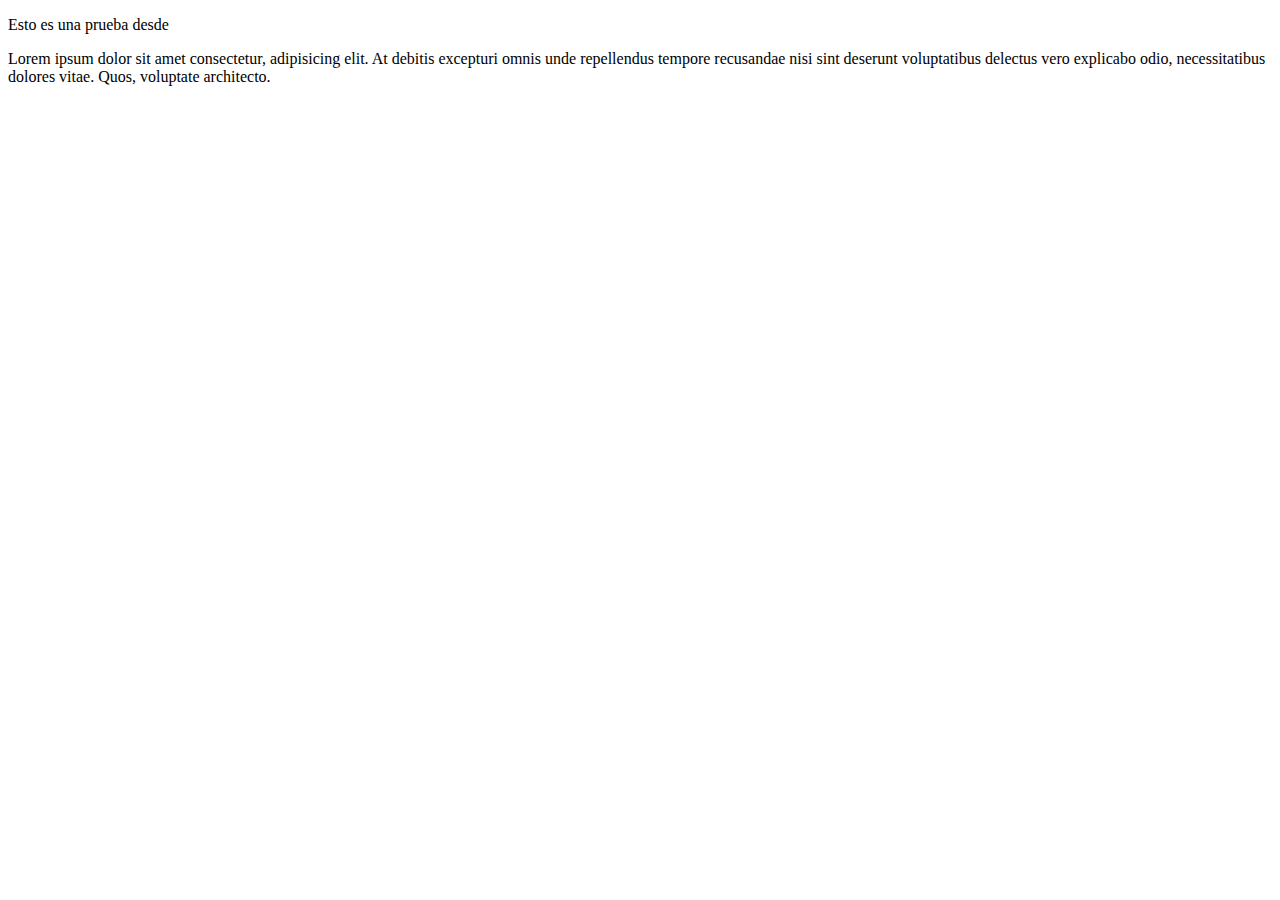
<file: Clases/Clase 1/index.html>
<!DOCTYPE html>
<html>
    <head>
        <title>Página clase 1</title>
    </head>
    <body>
        <p>Esto es una prueba desde</p>
        <p>Lorem ipsum dolor sit amet consectetur, adipisicing elit. At debitis excepturi omnis unde repellendus tempore recusandae nisi sint deserunt voluptatibus delectus vero explicabo odio, necessitatibus dolores vitae. Quos, voluptate architecto.</p>
    </body>
</html>
</file>
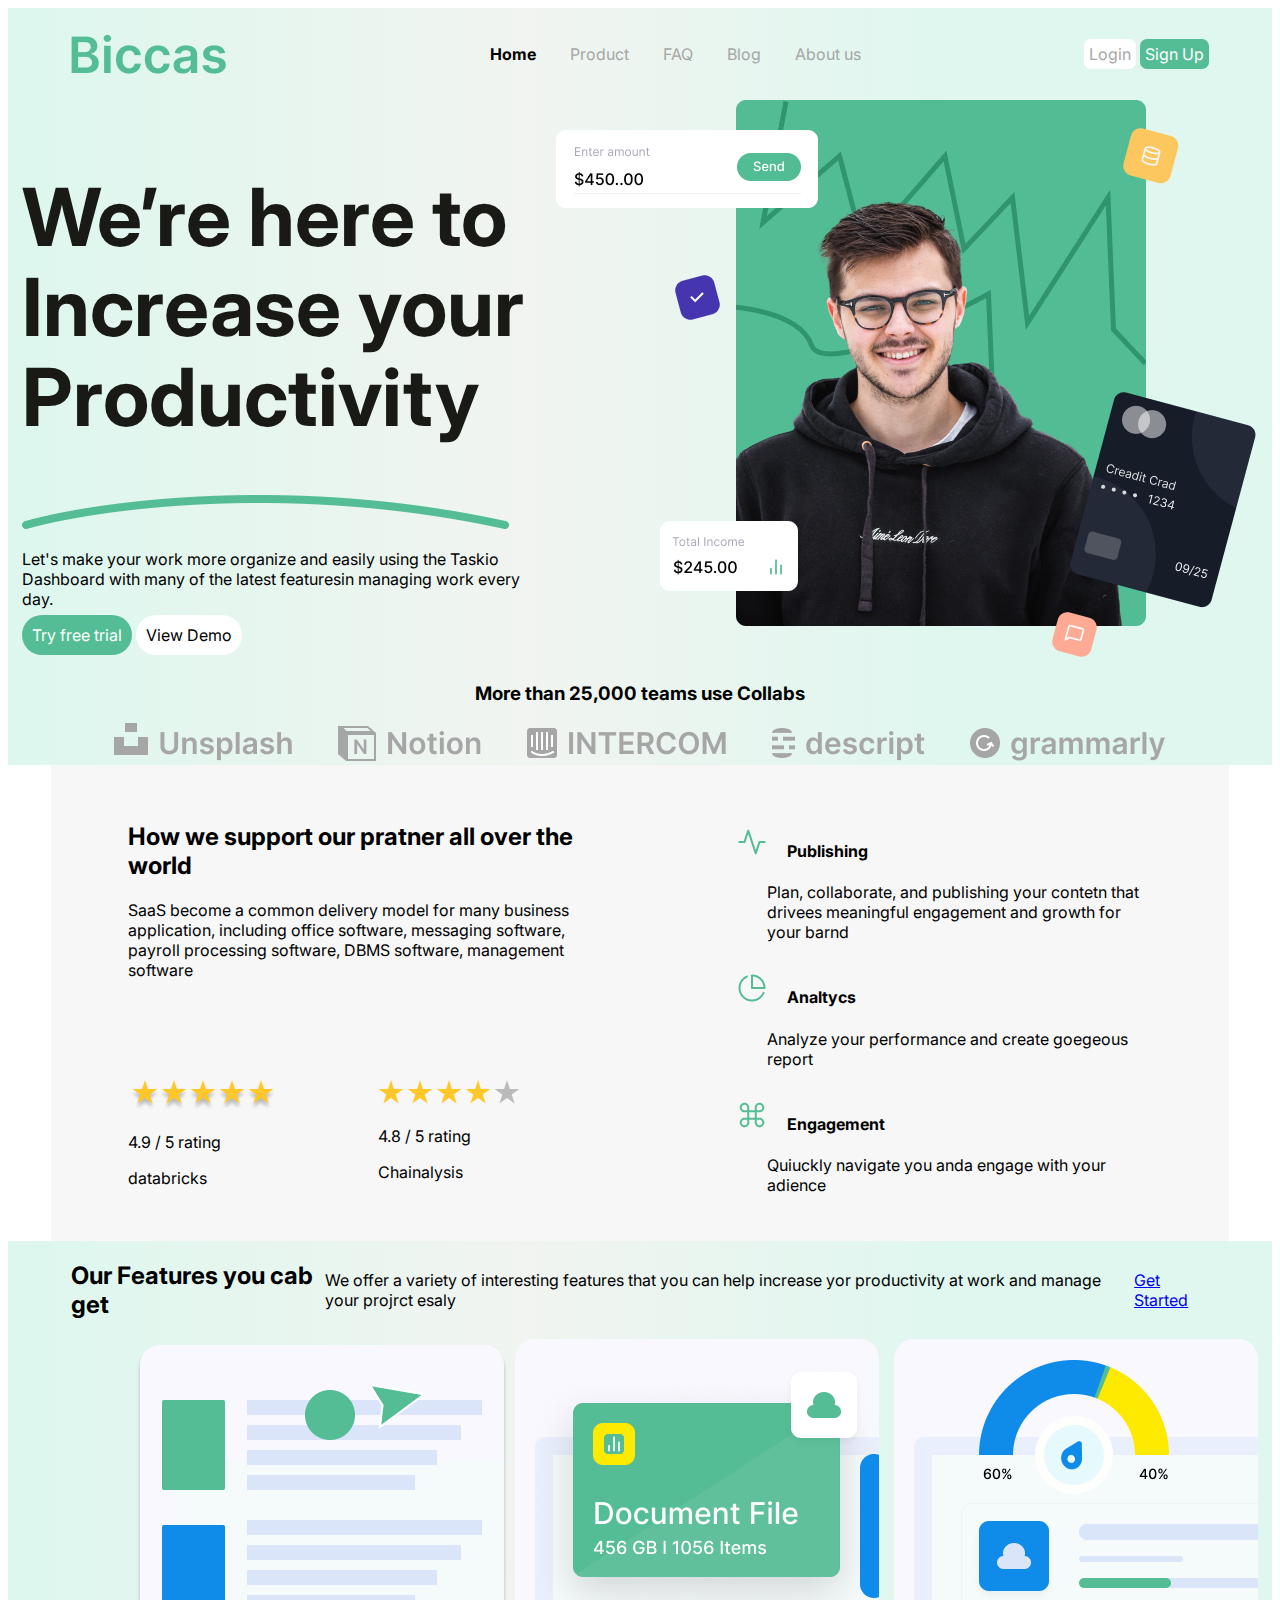
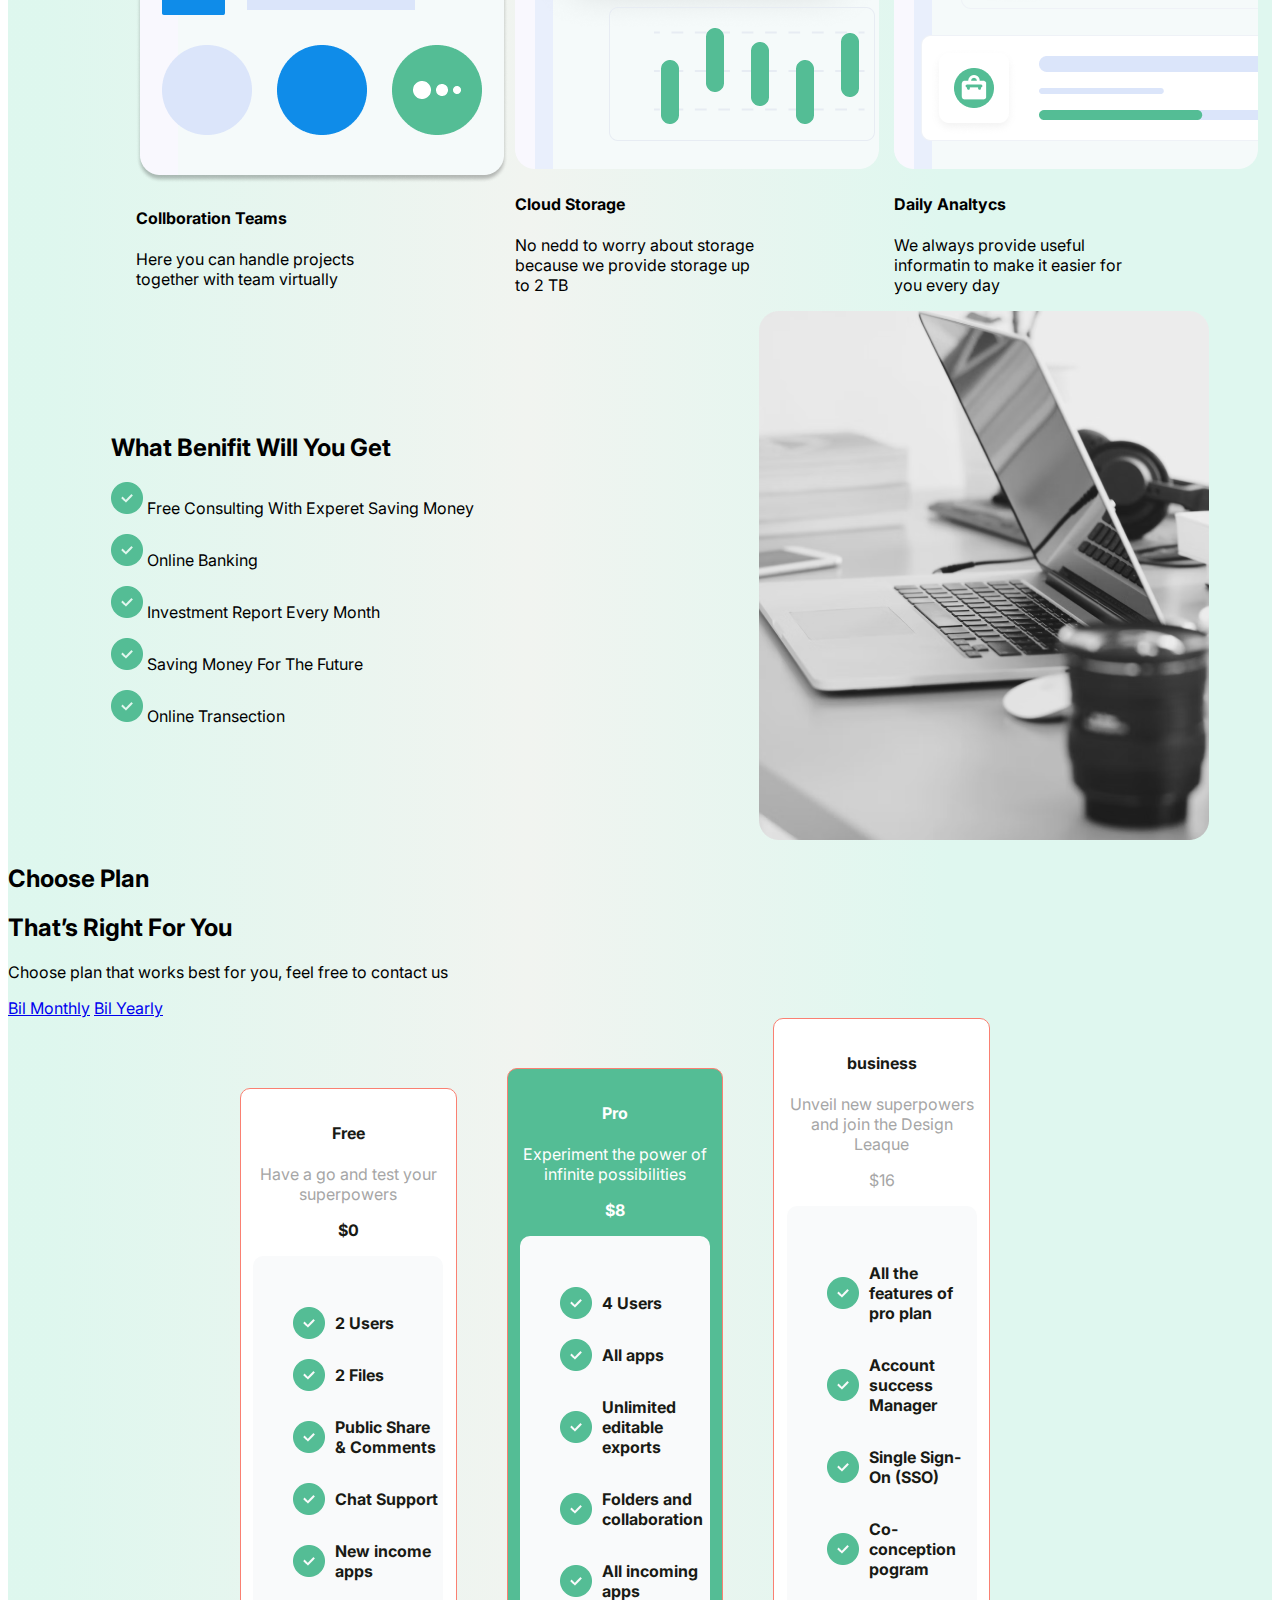
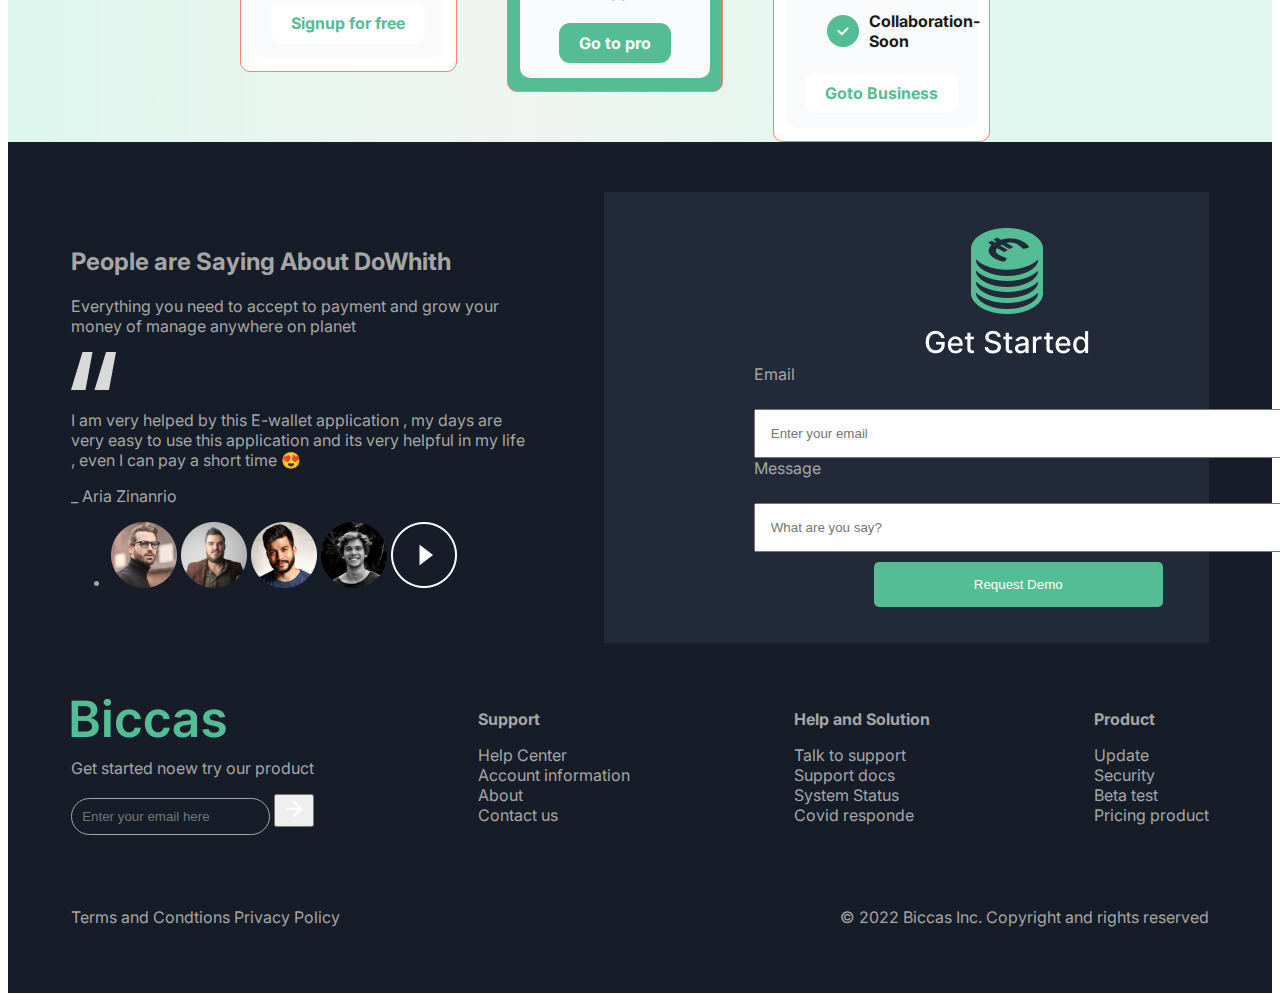
<file: Tareas/TareaPagina/index.html>
<!DOCTYPE html>
<html lang="en">
<head>
    <meta charset="UTF-8">
    <meta http-equiv="X-UA-Compatible" content="IE=edge">
    <meta name="viewport" content="width=device-width, initial-scale=1.0">
    <!--CSS-->
    <link rel="preconnect" href="https://fonts.googleapis.com">
    <link rel="preconnect" href="https://fonts.gstatic.com" crossorigin>
    <link href="https://fonts.googleapis.com/css2?family=Inter:wght@300&display=swap" rel="stylesheet">
    <link rel="stylesheet" href="style.css">
    <title>Biccas</title>
</head>

<body>
    <main id="wrapper">
        <header class="header content">
            <img src="img/Biccas.png" alt="Logo Biccas">
            <nav class="header__nav">
                <ul>
                    <li>
                        <a href="#"><span>Home</span></a>
                        <a href="#">Product</a>
                        <a href="#">FAQ</a>
                        <a href="#">Blog</a>
                        <a href="#">About us</a>
                    </li>
                </ul>
            </nav> 
            <div class="header__login">
                <a class="header__login-white" href="#">Login</a>
                <a class="header__login-green" href="#">Sign Up</a>
            </div>
        </header>

<!--We’re here to Increase your Productivity-->
<section class="increase">
    <article class="increase__info">
        <h1>We’re here to Increase your Productivity</h1>
        <img src="img/lineaCurva.png" alt="">
        <p>Let's make your work more organize and easily using the Taskio Dashboard with many of the latest featuresin managing work every day.</p>
        <a class="increase__info-a" href="#">Try free trial</a>
        <a class="increase__info-a1" href="#">View Demo</a>
    </article>
    <article>
                <img src="img/imgCompuesta.png" alt="Imagen promocional">
            </article>
        </section>

<!--More than 25,000 teams use Collabs-->
<section>
    <article class="teams">
                <h3>More than 25,000 teams use Collabs</h3>
                <a href="https://unsplash.com/es" target="_blank"><img src="img/Unsplash.png" alt="Redireccinar a Unsplash.com"></a>
                <a href="https://www.notion.so/es-es" target="_blank"><img src="img/Notion.png" alt="Redireccinar a Notion.so"></a>
                <a href="https://www.intercom.com/es" target="_blank"><img src="img/Intercom.png" alt="Redireccinar a Intercom.com"></a>
                <a href="https://www.descript.com/" target="_blank"><img src="img/Descript.png" alt="Redireccinar a Descript.com"></a>
                <a href="https://www.grammarly.com/" target="_blank"><img src="img/Grammarly.png" alt="Redireccionar a Gramarly.com"></a>
            </article>
        </section>
    </main>

<!--How we support our pratner all over the world-->
    <section class="support content">
        <article class="support__pratner">
            <div>
                <h2>How we support our pratner all over the world</h2>
                <p>SaaS become a common delivery model for many business application, including office software, messaging software, payroll processing software, DBMS software, management software</p>
            </div>
            <div class="support__pratner-stars">
                <div class="support__pratner-stars1">
                    <img src="img/estrellas1.png" alt="">
                    <p>4.9 / 5 rating</p>
                    <p>databricks</p>
                </div>
                <div>
                    <img src="img/estrellas2.png" alt="">
                    <p>4.8 / 5 rating</p>
                    Chainalysis
                </div>
            </div>
        </article>
        <article class="support__list">
            <ol>
                <li>
                    <h4><img src="img/Stonks.png" alt="">Publishing</h4>
                    <p>Plan, collaborate, and publishing your contetn that drivees meaningful engagement and growth for your barnd</p>
                </li>
                <li>
                    <h4><img src="img/analtycs.png" alt="">Analtycs</h4>
                    <p>Analyze your performance and create goegeous report</p>
                </li>
                <li>
                    <h4><img src="img/engagement.png" alt="">Engagement</h4>
                    <p>Quiuckly navigate you anda engage with your adience</p>
                </li>
            </ol>
        </article>
    </section>

<!--Our Features you cab get-->
    <div class="background">
        <section class="features content">
            <article class="features__cab">
                <h2>Our Features you cab get</h2>
                <p>We offer a variety of interesting features that you can help increase yor productivity at work and manage your projrct esaly</p>
                <a href="#">Get Started</a>
            </article>

            <article class="features__content">
                <div class="features__content-card">
                    <img src="img/frame1.png" alt="">
                    <h4>Collboration Teams</h4>
                    <p>Here you can handle projects together with team virtually</p>
                </div>
                <div class="features__content-card">
                    <img src="img/frame2.png" alt="">
                    <h4>Cloud Storage</h4>
                    <p>No nedd to worry about storage because we provide storage up to 2 TB</p>
                </div>
                <div class="features__content-card">
                    <img src="img/frame3.png" alt="">
                    <h4>Daily Analtycs</h4>
                    <p>We always provide useful informatin to make it easier for you every day</p>
                </div>
            </article>
        </section>

        <!--What Benifit Will You Get-->
        <section class="benefit content">
            <article class="benefit__list">
                <h2>What Benifit Will You Get</h2>
                <ol>
                    <li>
                        <p> <img src="img/check.png" alt=""> Free Consulting With Experet Saving Money</p>
                    </li>
                    <li>
                        <p> <img src="img/check.png" alt=""> Online Banking</p>
                    </li>
                    <li>
                        <p> <img src="img/check.png" alt=""> Investment Report Every Month</p>
                    </li>
                    <li>
                        <p> <img src="img/check.png" alt=""> Saving Money For The Future</p>
                    </li>
                    <li> 
                        <p><img src="img/check.png" alt=""> Online Transection</p>
                    </li>
                </ol>
            </article>
            <article class="benefit__img">
                <img src="img/COMPUTADOR.png" alt="">
            </article>
        </section>

    <!--Choose Plan That’s Right For You-->
        <section class="choose-plan">
            <h2>Choose Plan</h2>
            <h2>That’s Right For You</h2>
            <p>Choose plan that works best for you, feel free to contact us</p>
            <div class="choose-plan__contact">
                <a href="#">Bil Monthly</a>
                <a href="#">Bil Yearly</a>
            </div>
        </section> 
        
        <section class="choose__card">
            <article class="choose__card-content">
                <h4 class="free">Free</h4>
                <p>Have a go  and test your  superpowers</p>
                <p class="free">$<span>0</span></p>
                <div class="choose__card-list">
                    <ol>
                        <li>
                            <img src="img/check.png" alt="">
                            <p>2 Users</p>
                        </li>
                        <li>
                            <img src="img/check.png" alt="">
                            <p>2 Files</p>
                        </li>
                        <li>
                            <img src="img/check.png" alt="">
                            <p>Public Share & Comments</p>
                        </li>
                        <li>
                            <img src="img/check.png" alt="">
                            <p>Chat Support </p>
                        </li>
                        <li>
                            <img src="img/check.png" alt="">
                            <p>New income apps</p>
                        </li>
                    </ol>
                    <a href="#">Signup for free</a>
                </div>
            </article>

            <article class="choose__card-content green">
                <h4 class="pro">Pro</h4>
                <p>Experiment the power of infinite possibilities</p>
                <p class="pro">$<span>8</span></p>
                <div class="choose__card-list buttom-green">
                    <ol>
                        <li>
                            <img src="img/check.png" alt="">
                            <p>4 Users</p>
                        </li>
                        <li>
                            <img src="img/check.png" alt="">
                            <p>All apps</p>
                        </li>
                        <li>
                            <img src="img/check.png" alt="">
                            <p>Unlimited editable exports</p>
                        </li>
                        <li>
                            <img src="img/check.png" alt="">
                            <p>Folders and collaboration </p>
                        </li>
                        <li>
                            <img src="img/check.png" alt="">
                            <p>All incoming apps</p>
                        </li>
                    </ol>
                    <a href="#">Go to pro</a>
                </div>
            </article>

            <article class="choose__card-content">
                <h4 class="business">business</h4>
                <p>Unveil new superpowers and join the Design Leaque</p>
                <p class="businesss">$<span>16</span></p>
                <div class="choose__card-list">
                    <ol>
                        <li>
                            <img src="img/check.png" alt="">
                            <p>All the features of pro plan</p>
                        </li>
                        <li>
                            <img src="img/check.png" alt="">
                            <p>Account success Manager</p>
                        </li>
                        <li>
                            <img src="img/check.png" alt="">
                            <p>Single Sign-On (SSO)</p>
                        </li>
                        <li>
                            <img src="img/check.png" alt="">
                            <p>Co-conception pogram</p>
                        </li>
                        <li>
                            <img src="img/check.png" alt="">
                            <p>Collaboration-Soon</p>
                        </li>
                    </ol>
                    <a href="#">Goto Business</a>
                </div>
            </article>
        </section>    
    </div>
<!--People are Saying About DoWhith-->
    <footer class="footer">
        <section class="footer__people content">
            <article class="footer__people-info">
                <h2>People are Saying About DoWhith</h2>
                <p>Everything you need to accept to payment and grow your money of manage anywhere on planet</p>
                <img src="img/comillas.png" alt="">
                <p>I am very helped by this E-wallet application , my days are very easy to use this application and its very helpful in my life , even I can pay a short time 😍</p>
                <p>_ Aria Zinanrio</p>
                <ul>
                    <li>
                        <img src="img/man1.png" alt="">
                        <img src="img/man2.png" alt="">
                        <img src="img/man3.png" alt="">
                        <img src="img/man4.png" alt="">
                        <img src="img/boton.png" alt="">
                    </li>
                </ul>
            </article>

            <article class="footer__people-form">
                <img class="footer__getstarted" src="img/Group 223.png" alt="">
                <form>
                    <div>
                        <label for="Email">Email</label><br>
                        <input type="email" name="Email" id="Email" placeholder="Enter your email">
                    </div>
                    <div>
                        <label for="Message">Message</label><br>
                        <input type="text" name="Message" id="Message" placeholder="What are you say?">
                    </div>
                    <button>Request Demo</button>
                </form>
            </article>
        </section>
        <section class="footer__biccas content">
            <div>
                <img src="img/Biccas.png" alt="">
                <p>Get started noew try our product</p>
                <form class="footer__biccas-form1">
                    <label for="email"></label>
                    <input type="email" name="email" id="email" placeholder="Enter your email here">
                    <button><img src="img/arrow.png" alt=""></button>
                </form>
            </div>
            <div>
                <ul>
                    <li>
                        <p><span>Support</span></p>
                        <a href="#">Help Center</a>
                        <a href="#">Account information</a>
                        <a href="#">About</a>
                        <a href="#">Contact us</a>
                    </li>
                </ul>
            </div>
            <div>
                <ul>
                    <li>
                        <p><span>Help and Solution</span></p>
                        <a href="#">Talk to support</a>
                        <a href="#">Support docs</a>
                        <a href="#">System Status</a>
                        <a href="#">Covid responde</a>
                    </li>
                </ul>
            </div>
            <div>
                <ul>
                    <li>
                        <p><span>Product</span></p>
                        <a href="#">Update</a>
                        <a href="#">Security</a>
                        <a href="#">Beta test</a>
                        <a href="#">Pricing product</a>
                    </li>
                </ul>
            </div>
        </section>
        <section class="footer__privacy content">
            <p>Terms and Condtions Privacy Policy</p>
            <p>© 2022 Biccas Inc. Copyright and rights reserved</p>
        </section>
    </footer>
</body>
</html>
</file>
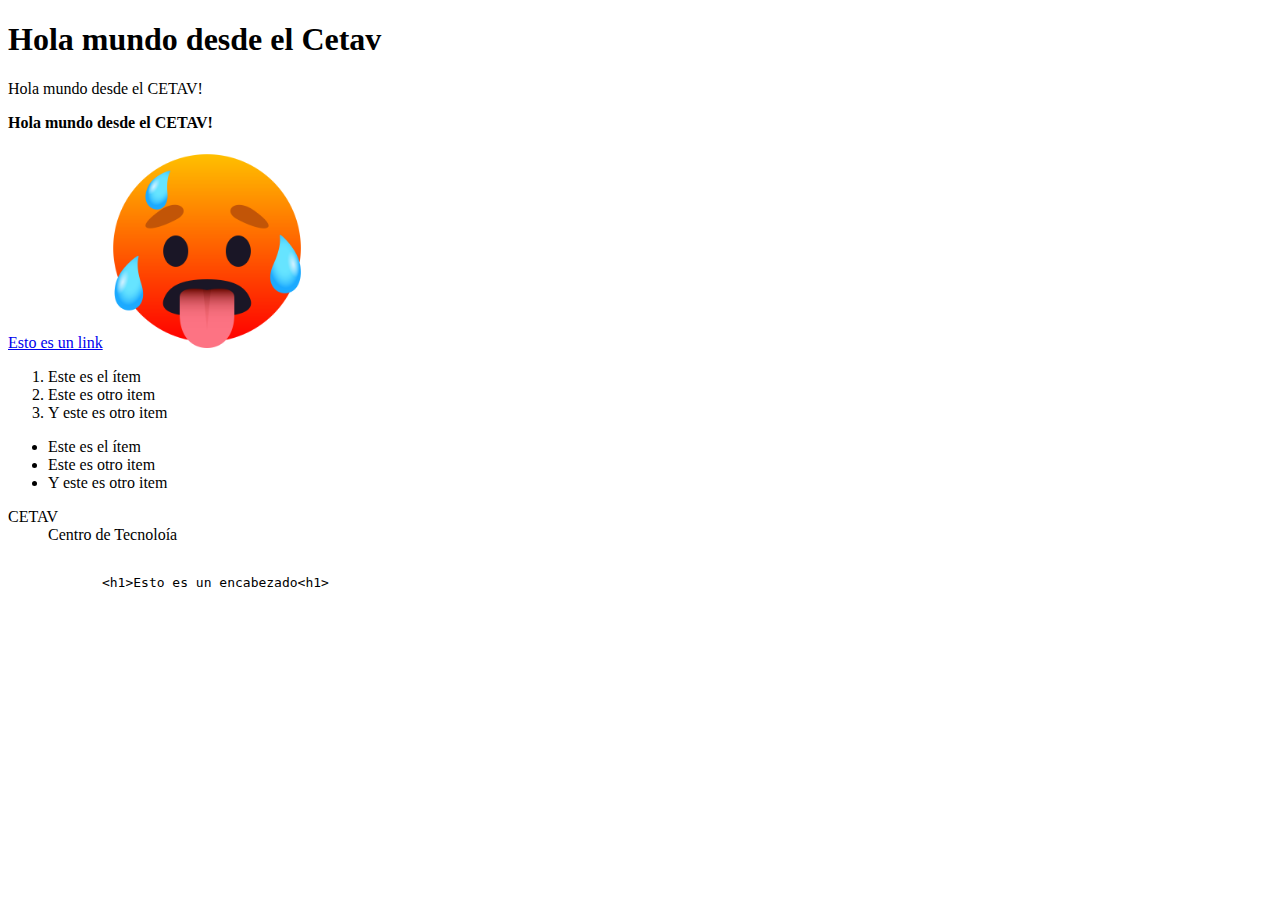
<file: Clases/Clase 2/index clase 2.html>
<!--Clase n°2-->
<!DOCTYPE html>
<html lang="en">

<head>
    <meta charset="UTF-8">
    <meta http-equiv="X-UA-Compatible" content="IE=edge">
    <meta name="viewport" content="width=device-width, initial-scale=1.0">
    <title>Document</title>
</head>

<body>
    <h1>Hola mundo desde el Cetav</h1>
    <p>Hola mundo desde el CETAV!</p>
    <p><strong>Hola mundo desde el CETAV!</strong></p>

        <div>
    <a href="https://www.google.com/" >Esto es un link</a>
    <img src="carita.png" alt="Carita_hot" width="200">
        </div>

        <ol>
            <li> Este es el ítem </li>
            <li> Este es otro item </li>
            <li>Y este es otro item </li>
        </ol>

        <ul>
            <li> Este es el ítem </li>
            <li> Este es otro item </li>
            <li>Y este es otro item </li>
        </ul>

        <dl>
            <dt>CETAV</dt> 
            <dd>Centro de Tecnoloía</dd>
        </dl>

    <pre>
        <code>
            &lt;h1&gt;Esto es un encabezado&lt;h1&gt;</h1>
        </code>
    </pre>

</body>
</html>
</file>
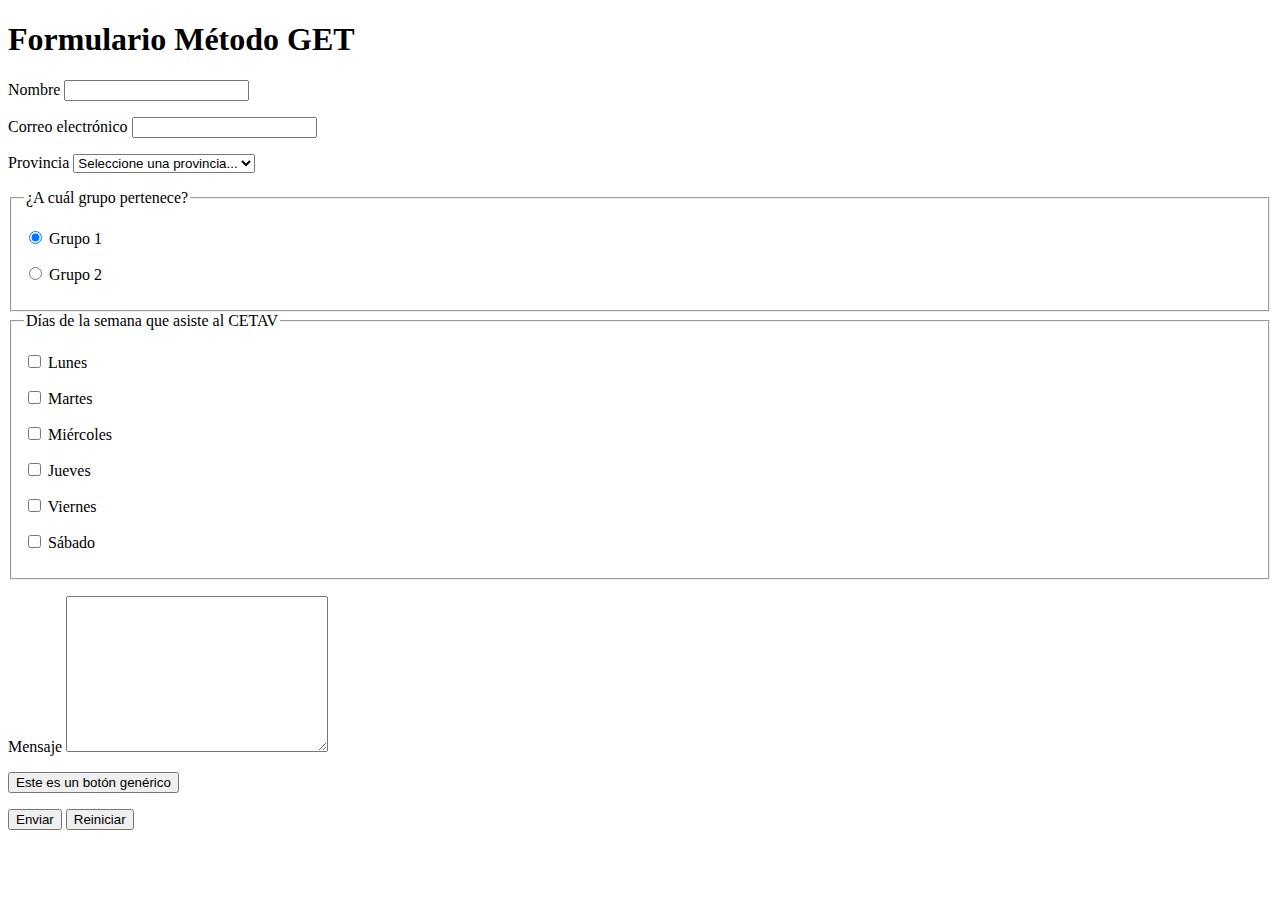
<file: Clases/Clase 4/Ejemplos-formularios.html>
<!DOCTYPE html>
<html lang="en">

<head>
<meta charset="UTF-8">
<meta http-equiv="X-UA-Compatible" content="IE=edge">
<meta name="viewport" content="width=device-width, initial-scale=1.0">
<title>Formulario Método GET</title>
</head>

<body>
<h1>Formulario Método GET</h1>
<!-- Acá empieza el formulario -->
<!-- Se omite action para usar el mismo URL -->
<form method="GET">
    <!-- 1. Nombre -->
    <p>
    <label for="nombre">Nombre</label>
    <input type="text" id="nombre" name="nombre">
    </p>
    <!-- 2. Correo electrónico -->
    <p>
    <label for="email">Correo electrónico</label>
    <input type="email" id="email" name="email">
    </p>
    <!-- 3. Provincia -->
    <p>
    <label for="provincia">Provincia</label>
    <select name="provincia" id="provincia">
        <option value="">Seleccione una provincia...</option>
        <option value="1">San José</option>
        <option value="2">Alajuela</option>
        <option value="3">Cartago</option>
        <option value="4">Heredia</option>
        <option value="5">Guanacaste</option>
        <option value="6">Puntarenas</option>
        <option value="7">Limón</option>
    </select>
    </p>
    <!-- 4. ¿Es usted estudiante del CETAV -->
    <fieldset>
    <legend>¿A cuál grupo pertenece?</legend>
    <p>
        <input type="radio" name="grupo" id="grupo-1" value="1" checked>
        <label for="grupo-1">Grupo 1</label>
    </p>
    <p>
        <input type="radio" name="grupo" id="grupo-2" value="2">
        <label for="grupo-2">Grupo 2</label>
    </p>
    </fieldset>
    <!-- 5. Días de la semana -->
    <fieldset>
    <legend>Días de la semana que asiste al CETAV</legend>
    <p>
        <input type="checkbox" name="dias" id="dias-lunes" value="lunes">
        <label for="dias-lunes">Lunes</label>
    </p>
    <p>
        <input type="checkbox" name="dias" id="dias-martes" value="martes">
        <label for="dias-martes">Martes</label>
    </p>
    <p>
        <input type="checkbox" name="dias" id="dias-miercoles" value="miercoles">
        <label for="dias-ercoles">Miércoles</label>
    </p>
    <p>
        <input type="checkbox" name="dias" id="dias-jueves" value="jueves">
        <label for="dias-jueves">Jueves</label>
    </p>
    <p>
        <input type="checkbox" name="dias" id="dias-viernes" value="viernes">
        <label for="dias-viernes">Viernes</label>
    </p>
    <p>
        <input type="checkbox" name="dias" id="dias-sabado" value="sabado">
        <label for="dias-sabado">Sábado</label>
    </p>
    </fieldset>
    <!-- 6. Mensaje -->
    <p>
    <label for="mensaje">Mensaje</label>
    <textarea name="mensaje" id="mensaje" rows="10" cols="30"></textarea>
    </p>
    <!-- 7. Un botón genérico que no hace nada -->
    <p>
    <button type="button">Este es un botón genérico</button>
    </p>
    <!-- 8. Botones de submit y reset -->
    <p>
    <input type="submit" value="Enviar">
    <input type="reset" value="Reiniciar">
    </p>
</form>


</body>

</html>
</file>
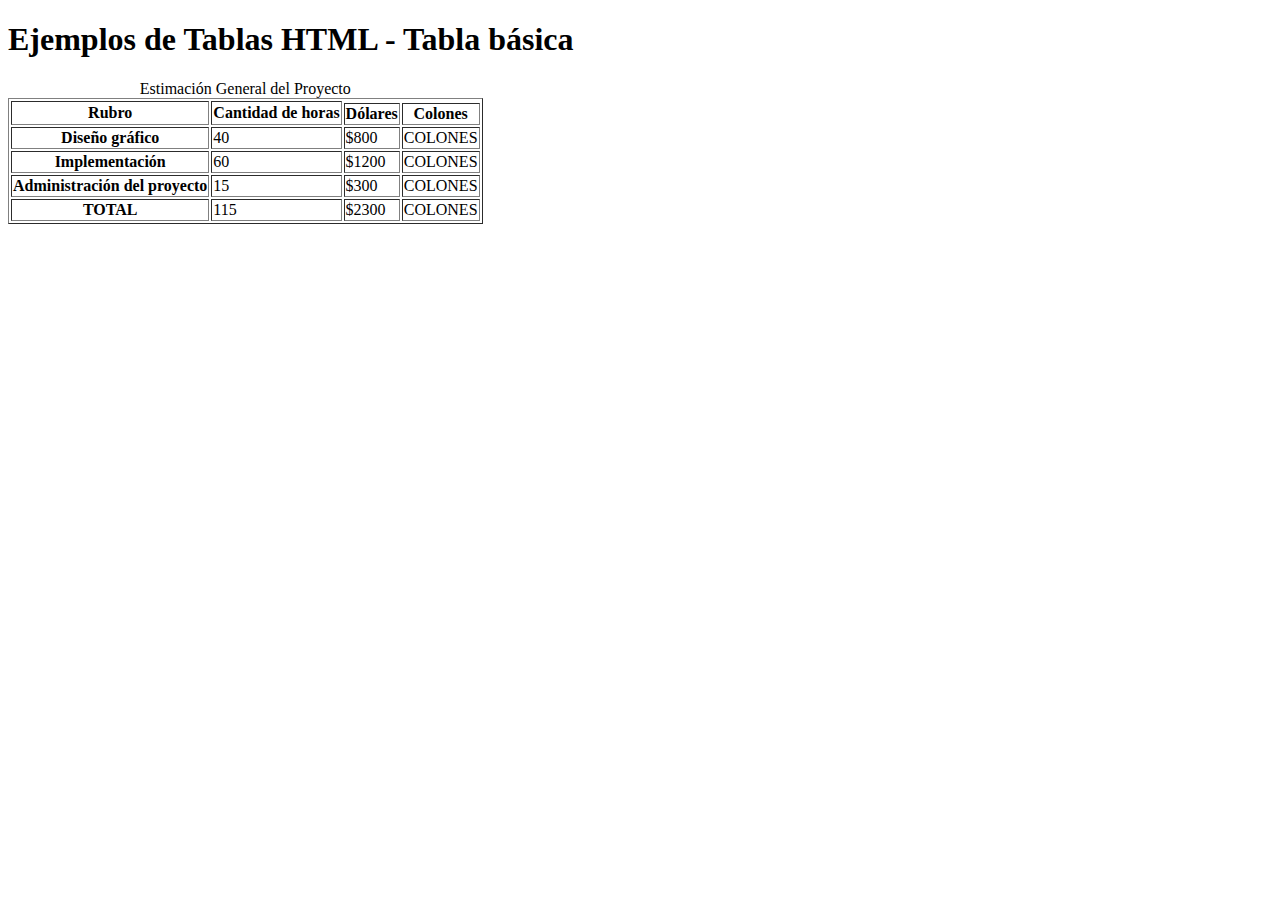
<file: Clases/Clase 4/IndexClase4.html>
<!DOCTYPE html>
<html lang="en">
<head>
    <meta charset="UTF-8">
    <meta http-equiv="X-UA-Compatible" content="IE=edge">
    <meta name="viewport" content="width=device-width, initial-scale=1.0">
    <title>Tablas</title>
</head>

<body>
    <h1>Ejemplos de Tablas HTML - Tabla básica</h1>
    <table border="1">
        <caption>Estimación General del Proyecto</caption>
        <thead>
        <!--Encabezado de la tabla-->
            <tr>
                <th span="col" rowspan="2">Rubro</th>
                <th span="col" rowspan="2">Cantidad de horas</th>
            </tr>
            <tr>
                <th>Dólares</th>
                <th>Colones</th>
            </tr>
            </thead>
            <tbody>
                <tr>
                    <th span="row">Diseño gráfico</th>
                    <td>40</td>
                    <td>$800</td>
                    <td>COLONES</td>
                </tr>
                <tr>
                    <th span="row">Implementación</th>
                    <td>60</td>
                    <td>$1200</td>
                    <td>COLONES</td>
                </tr>
                <tr>
                    <th span="row">Administración del proyecto</th>
                    <td>15</td>
                    <td>$300</td>
                    <td>COLONES</td>
                </tr>
                <tfoot>
                <!--Footer/Resumen de la tabla-->
                <tr>
                    <th span="row">TOTAL</th>
                    <td>115</td>
                    <td>$2300</td>
                    <td>COLONES</td>
                </tr>
                </tfoot>
            </tbody>
        </table>
</body>
</html>
</file>
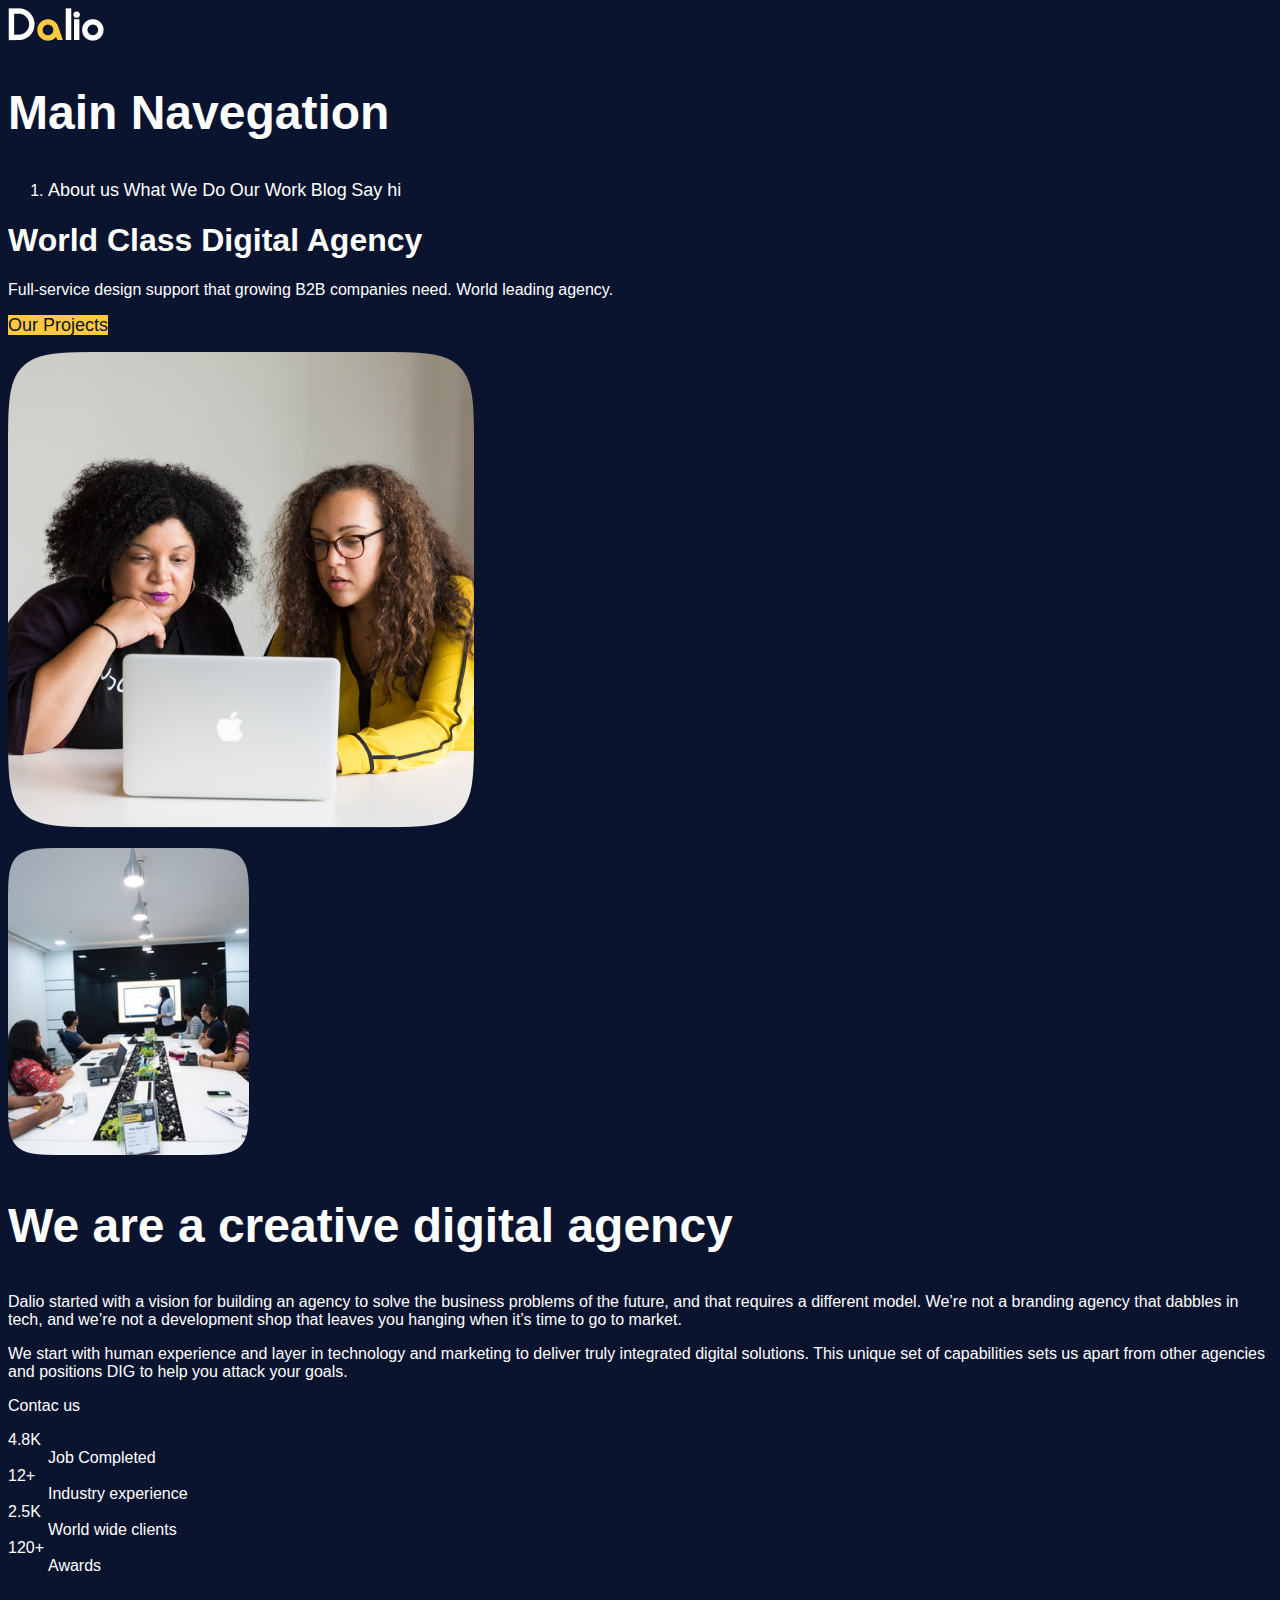
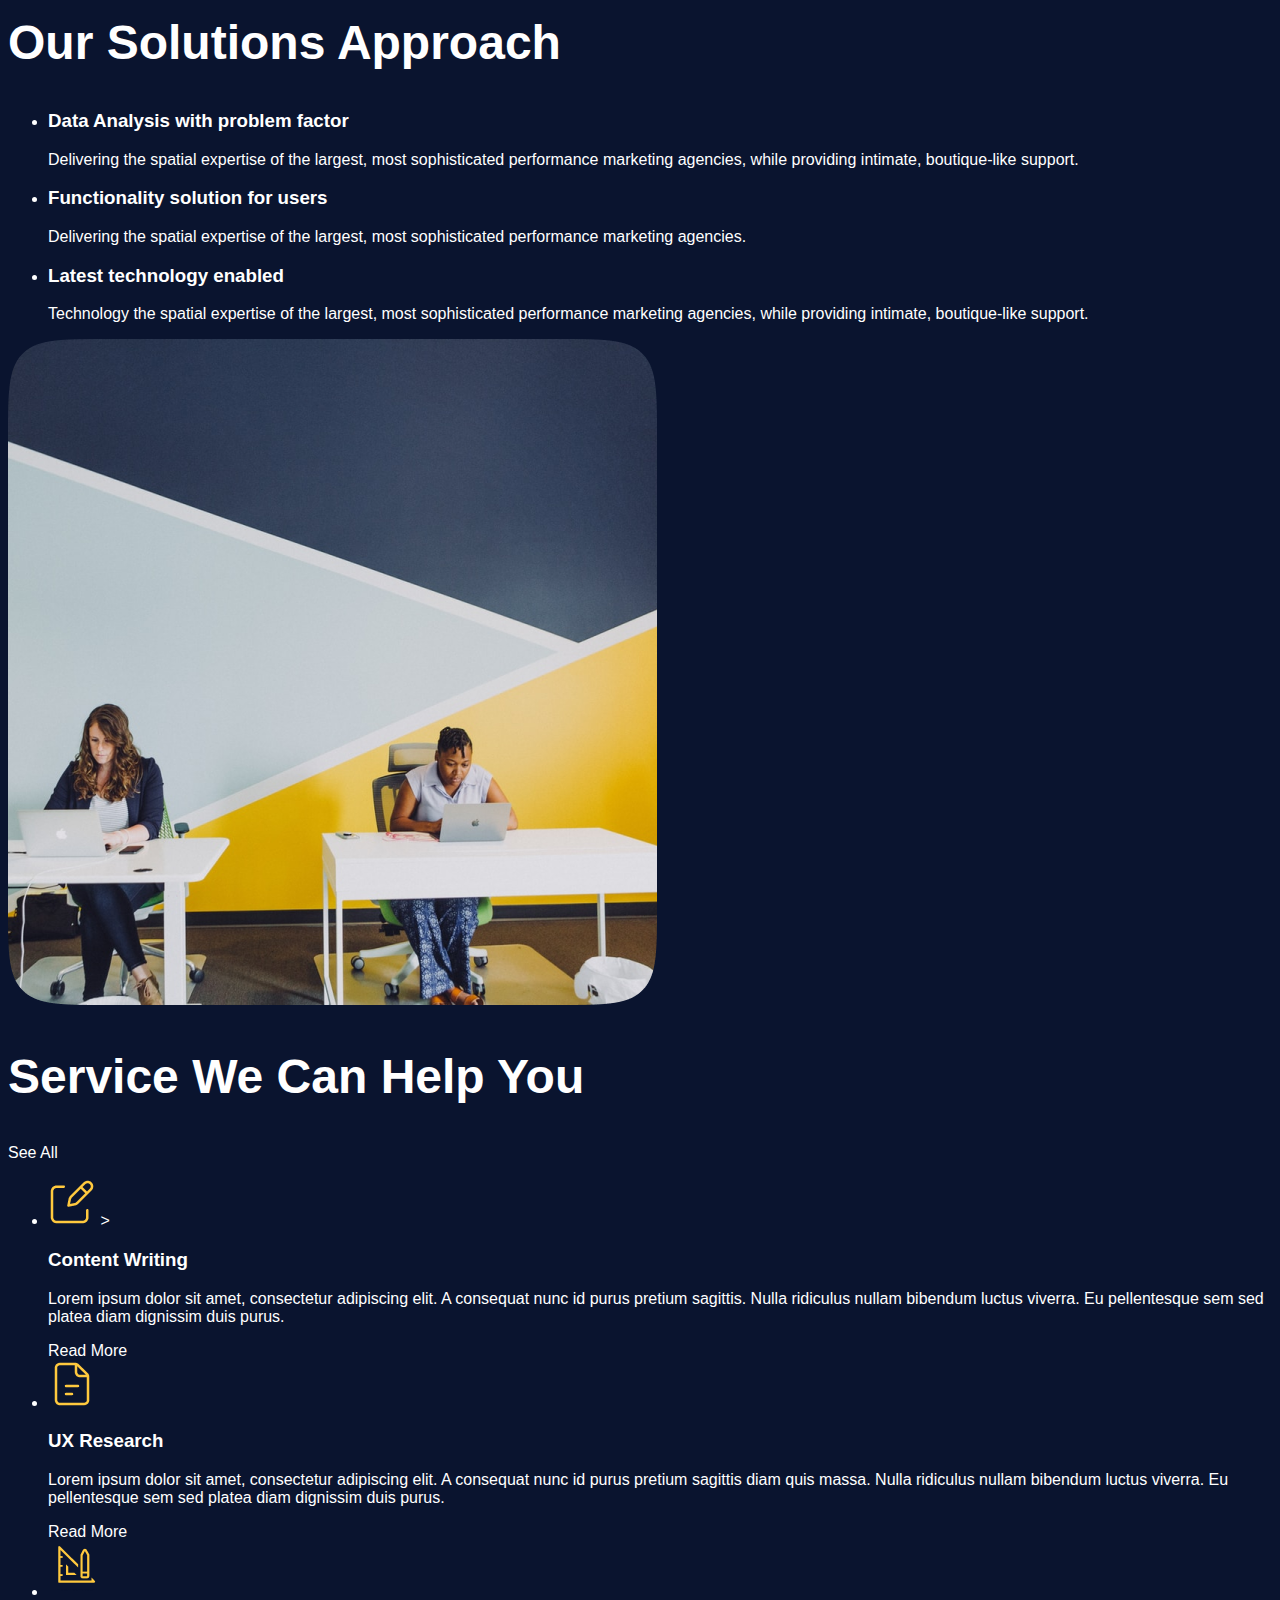
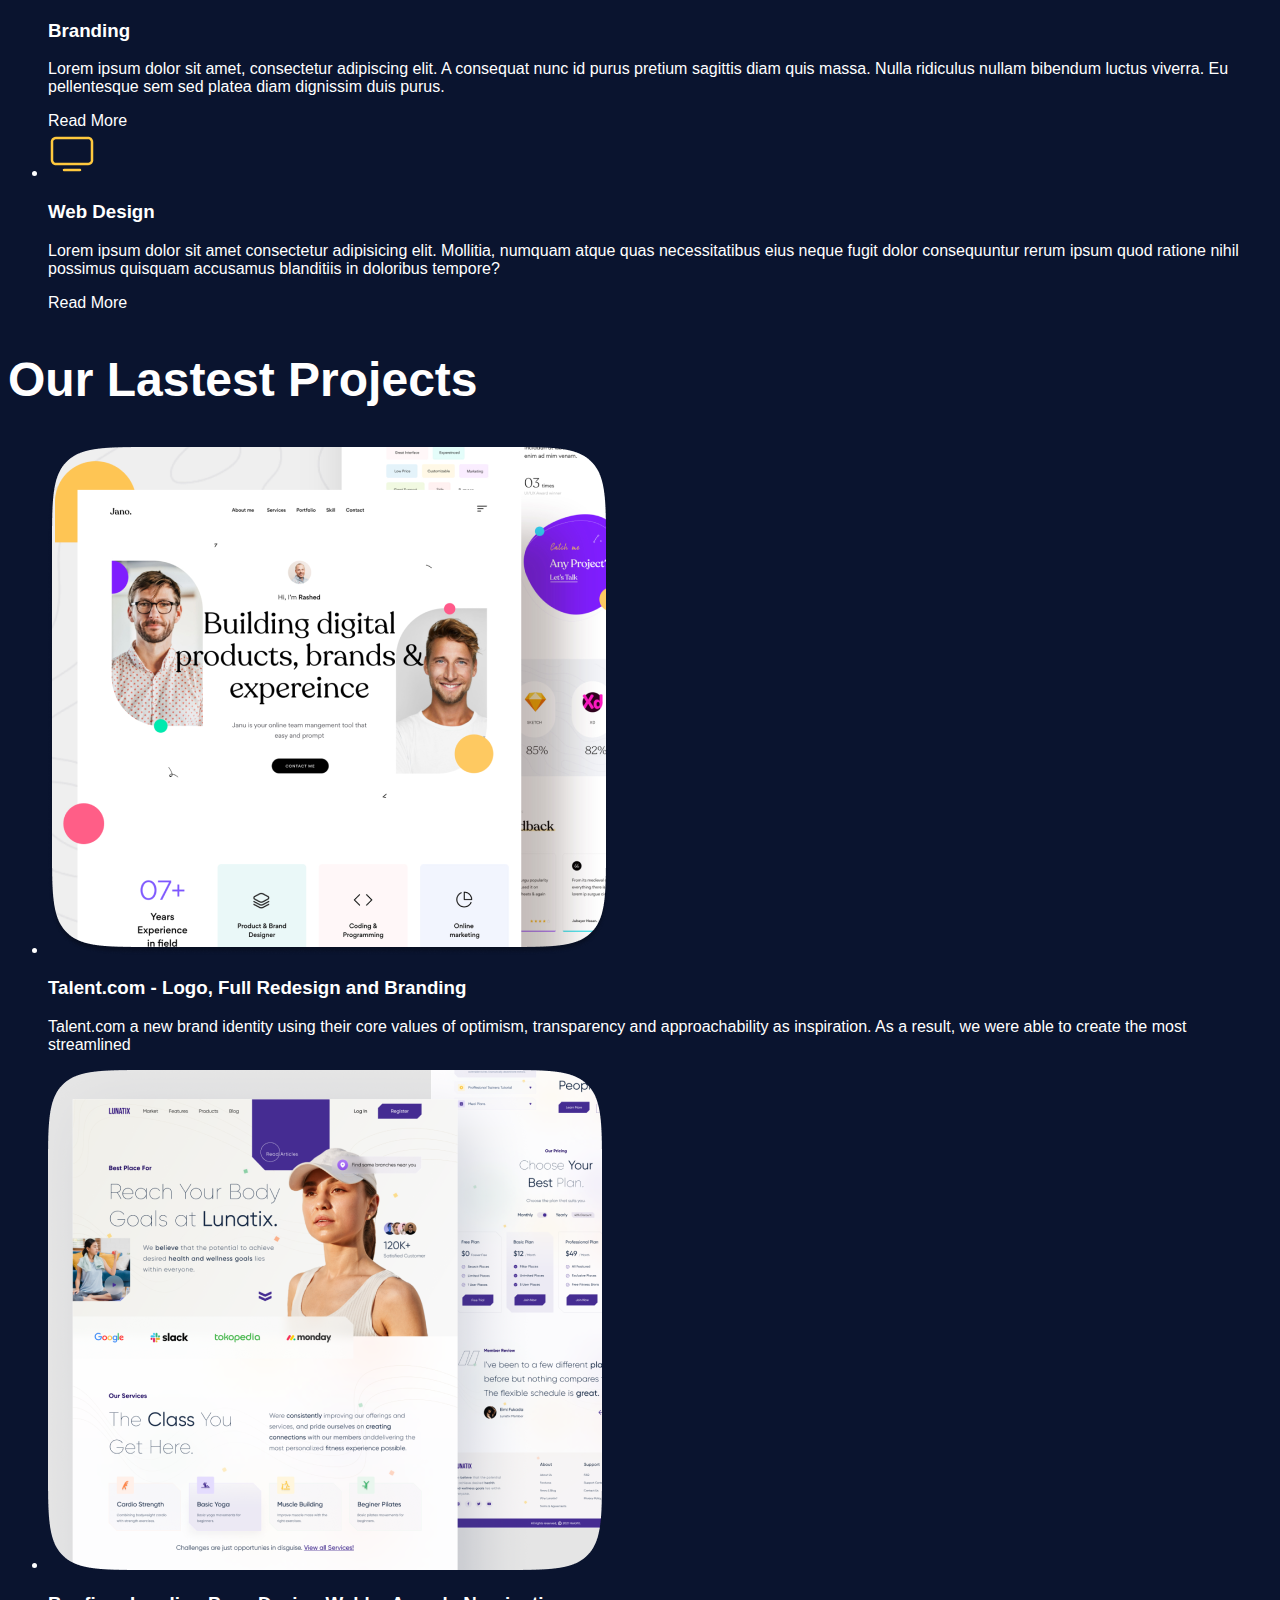
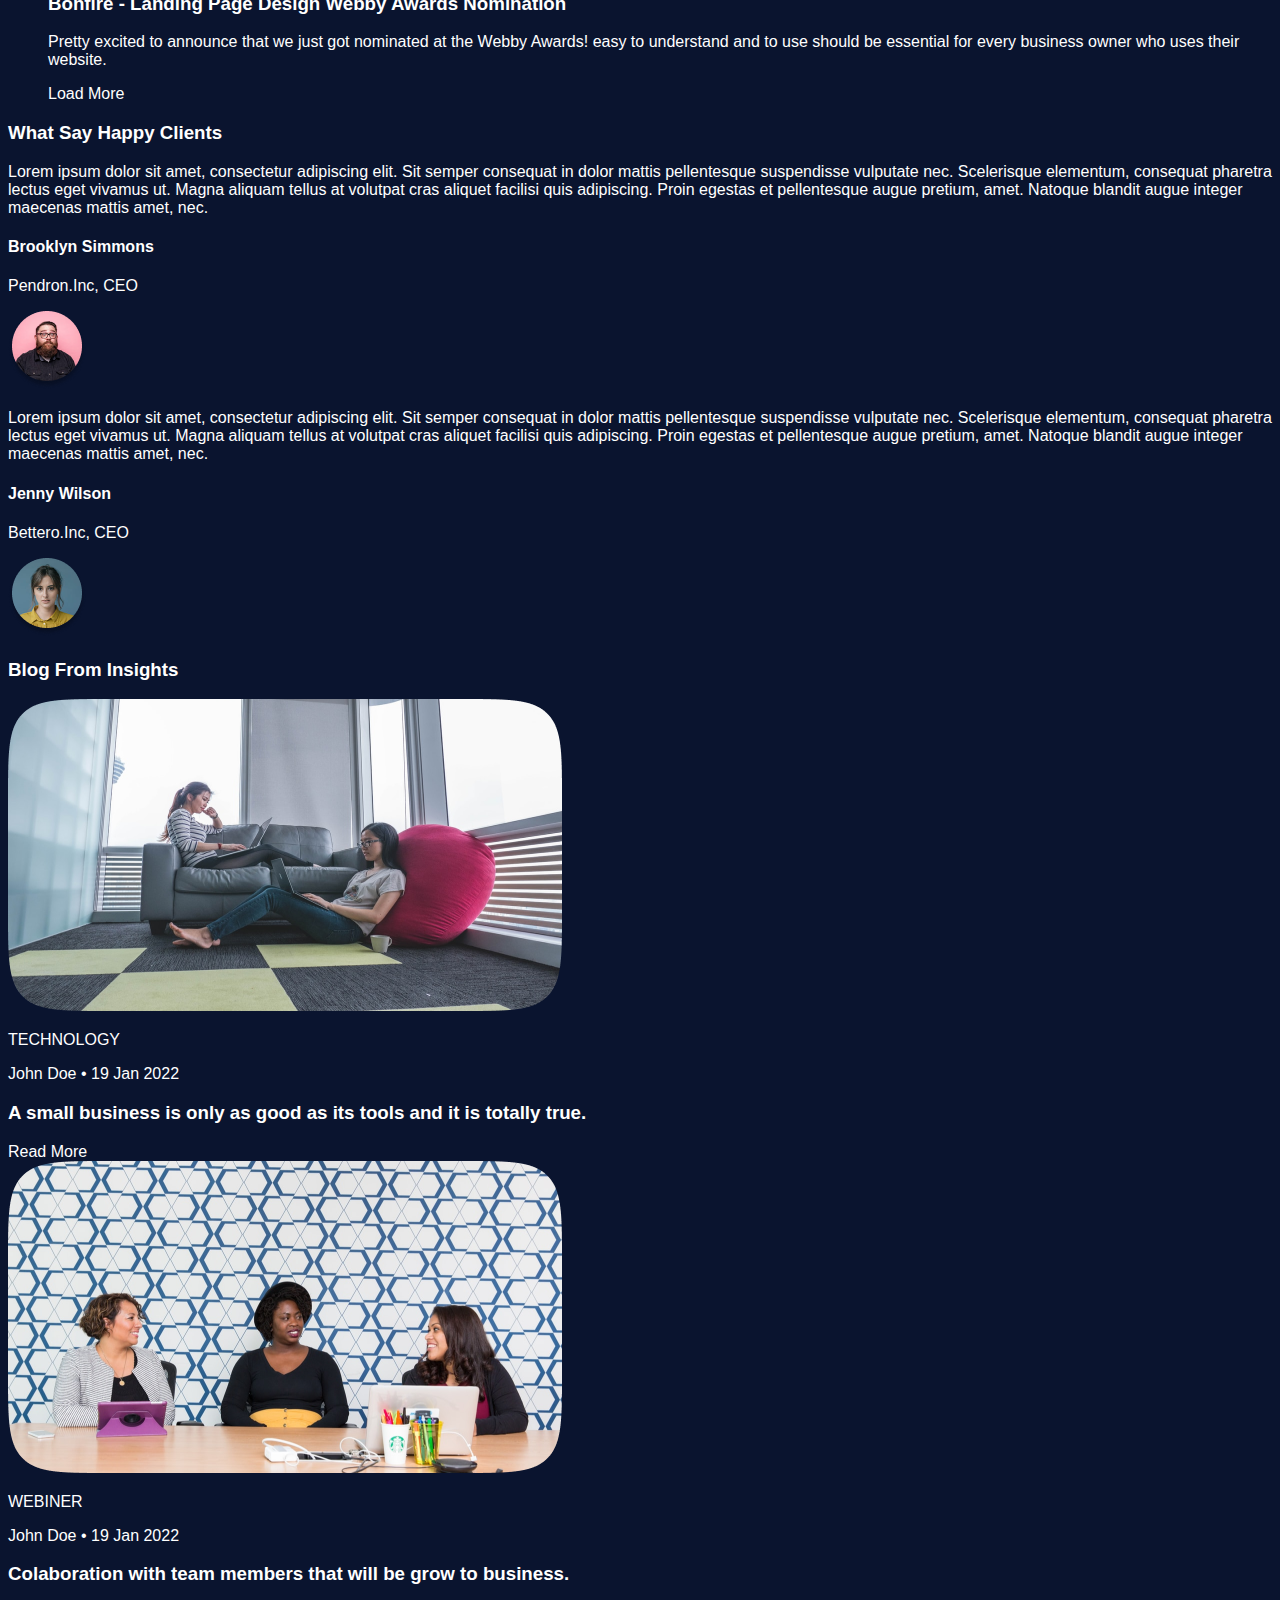
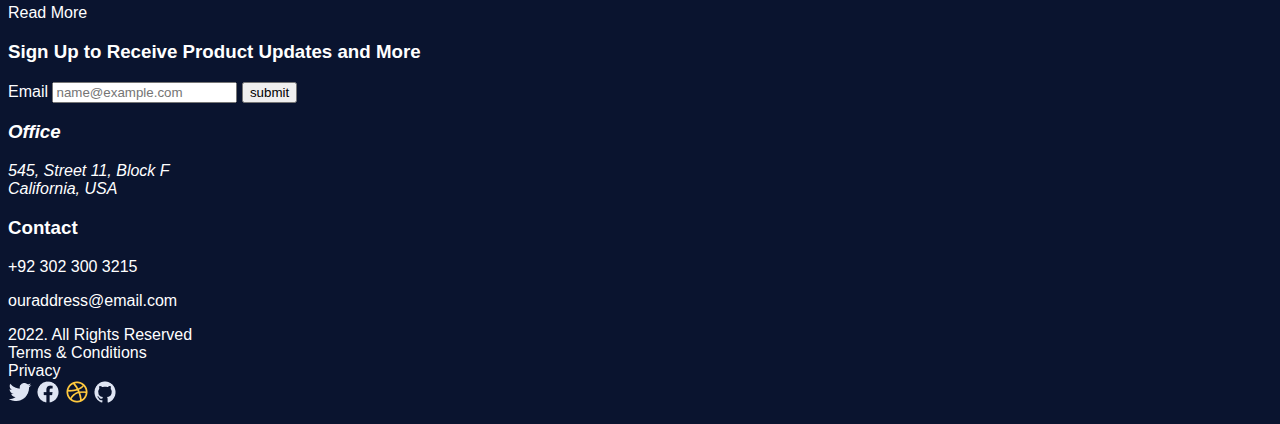
<file: Clases/Clase 6/Clase5.html>
<!DOCTYPE html>
<html lang="en">
<head>
    <meta charset="UTF-8">
    <meta http-equiv="X-UA-Compatible" content="IE=edge">
    <meta name="viewport" content="width=device-width, initial-scale=1.0">
    <title>Dalio Creative Digital Agency</title>
    <!--CSS-->
    <link rel="preconnect" href="https://fonts.googleapis.com">
    <link rel="preconnect" href="https://fonts.gstatic.com" crossorigin>
    <link href="https://fonts.googleapis.com/css2?family=Inter:wght@400;700&display=swap" rel="stylesheet">
    <link rel="stylesheet" href="style.css">
</head>

<body class="background">
    <header>
        <img src="img/Logo.png" alt="logoDalio">
        <nav class="nav-principal">
            <h2>Main Navegation</h2>
            <ol>
                <li>
                    <a href="#">About us</a>
                    <a href="#">What We Do</a>
                    <a href="#">Our Work</a>
                    <a href="#">Blog</a>
                    <a href="#">Say hi</a>
                </li>
            </ol>
        </nav>
    </header>

    <section>
        <h1>World Class Digital Agency</h1>
        <p>Full-service design support that growing B2B companies need. World leading agency.</p>
        <p><a href="#" class="button">Our Projects</a></p>
        <p><img src="img/Group 33.png" alt="Dos Mujeres viendo una computadora"></p>
        <p><img src="img/Rectangle 6.png" alt="Persona explicando algo en una sala de conferencias"></p>
    </section>

    <main>
        <h2>We are a creative digital agency</h2>
        <p>Dalio started with a vision for building an agency to solve the business problems of the future, and that requires a different model.
        We’re not a branding agency that dabbles in tech, and we’re not a development shop that leaves you hanging when it’s time 
        to go to market.</p>
        
        <p>We start with human experience and layer in technology and 
        marketing to deliver truly integrated digital solutions.
        This unique set of capabilities sets us apart from other agencies 
        and positions DIG to help you attack your goals.</p>
        <p><a href="#">Contac us</a></p>
    </main>

    <section>
        <dl>
            <div>
                <dt>4.8K</dt>
                <dd>Job Completed</dd>
            </div>
            <div>
                <dt>12+</dt>
                <dd>Industry experience</dd>
            </div>
            <div>
                <dt>2.5K</dt>
                <dd>World wide clients</dd>
            </div>
            <div>
                <dt>120+</dt>
                <dd>Awards</dd>
            </div>
        </dl>
    </section>

    <section>
        <h2>Our Solutions Approach</h2>
        <ul>
            <li>
                <h3>Data Analysis with problem factor</h3>
                <p>Delivering the spatial expertise of the largest, most sophisticated performance marketing agencies, while providing intimate, boutique-like support.</p>
            </li>
            <li>
                <h3>Functionality solution for users</h3>
                <p>Delivering the spatial expertise of the largest, most sophisticated performance marketing agencies.</p>
            </li>
            <li>
                <h3>Latest technology enabled</h3>
                <p>Technology the spatial expertise of the largest, most sophisticated performance marketing agencies, while providing intimate, boutique-like support.</p>
            </li>
        </ul>
        <p>
            <img src="img/Compañeros.png" alt="Dos muchachas en una mesa indivial con una mac">
        </p>
    </section>

    <section>
        <h2>Service We Can Help You</h2>
        <p><a href="#">See All</a></p>
        <ul>
            <li>
                <article>
                    <img src="img/lapiz.png" alt=""> <!--El alt vacío es como si no existiera, no lo lee el lector de pantalla-->>
                    <h3>Content Writing</h3>
                    <p>Lorem ipsum dolor sit amet, consectetur adipiscing elit. A consequat nunc id purus pretium sagittis. Nulla ridiculus nullam bibendum luctus viverra. Eu pellentesque sem sed platea diam dignissim duis purus. </p>
                    <a href="#">Read More</a>
                </article>
            </li>
            <li>
                <article>
                    <img src="img/hoja.png" alt="">
                    <h3>UX Research</h3>
                    <p>Lorem ipsum dolor sit amet, consectetur adipiscing elit. A consequat nunc id purus pretium sagittis diam quis massa. Nulla ridiculus nullam bibendum luctus viverra. Eu pellentesque sem sed platea diam dignissim duis purus. </p>
                    <a href="#">Read More</a>
                </article>
            </li>
            <li>
                <article>
                    <img src="img/regla.png" alt="">
                    <h3>Branding</h3>
                    <p>Lorem ipsum dolor sit amet, consectetur adipiscing elit. A consequat nunc id purus pretium sagittis diam quis massa. Nulla ridiculus nullam bibendum luctus viverra. Eu pellentesque sem sed platea diam dignissim duis purus. </p>
                    <a href="#">Read More</a>
                </article>
            </li>
            <li>
                <article>
                    <img src="img/pc.png" alt="">
                    <h3>Web Design</h3>
                    <p>Lorem ipsum dolor sit amet consectetur adipisicing elit. Mollitia, numquam atque quas necessitatibus eius neque fugit dolor consequuntur rerum ipsum quod ratione nihil possimus quisquam accusamus blanditiis in doloribus tempore?</p>
                    <a href="#">Read More</a>
                </article>
        </li>
        </ul>
    </section>

    <section>
        <h2>Our Lastest Projects</h2>
        <ul>
            <li>
                <article>
                    <img src="img/Rectangle 12.png" alt="Imgen de promocion">
                    <h3>Talent.com - Logo, Full Redesign and Branding</h3>
                    <p>Talent.com a new brand identity using their core values of optimism, transparency and approachability as inspiration. As a result, we were able to create the most streamlined</p>
                </article>
            </li>

            <li>
                <article>
                    <img src="img/Rectangle 13.png" alt="Imagen de promocion">
                    <h3>Bonfire - Landing Page Design Webby Awards Nomination</h3>
                    <p>Pretty excited to announce that we just got nominated at the Webby Awards! easy to understand and to use should be essential for every business owner who uses their website.</p>
                </article>
            </li>
            <a href="#">Load More</a>
    </section>

    <section>
        <h3>What Say Happy Clients</h3>
        <article>
            <p>Lorem ipsum dolor sit amet, consectetur adipiscing elit. Sit semper consequat in dolor mattis pellentesque suspendisse vulputate nec. Scelerisque elementum, consequat pharetra lectus eget vivamus ut. Magna aliquam tellus at volutpat cras aliquet facilisi quis adipiscing. Proin egestas et pellentesque augue pretium, amet. Natoque blandit augue integer maecenas mattis amet, nec.</p>
            <h4>Brooklyn Simmons</h4>
            <p>Pendron.Inc, CEO</p>
            <img src="img/Ellipse 5.png" alt="Imagen de un hombre con barba">
        </article>
        <article>
            <p>Lorem ipsum dolor sit amet, consectetur adipiscing elit. Sit semper consequat in dolor mattis pellentesque suspendisse vulputate nec. Scelerisque elementum, consequat pharetra lectus eget vivamus ut. Magna aliquam tellus at volutpat cras aliquet facilisi quis adipiscing. Proin egestas et pellentesque augue pretium, amet. Natoque blandit augue integer maecenas mattis amet, nec.</p>
            <h4>Jenny Wilson</h4>
            <p>Bettero.Inc, CEO</p>
            <img src="img/Ellipse 5 (1).png" alt="Imagen de una mujer con blusa amarilla">
        </article>
    </ul>
    </section>

    <section>
        <h3>Blog From Insights</h3>
        <article>
            <img src="img/Rectangle 18.png" alt="Dos mujeres con laptop sentadas, una en un sillón, y otra en el suelo">
            <p><table>TECHNOLOGY</table></p>
            <p>John Doe • 19 Jan 2022</p>
            <h3>A small business is only as good as its tools and it is totally true.</h3>
            <a href="#">Read More</a>
        </article>
        <article>
            <img src="img/Rectangle 188.png " alt="Tres mujeres conversando en una mesa">
            <p><Table>WEBINER </Table></p>
            <p>John Doe • 19 Jan 2022</p>
            <h3>Colaboration with team members that will be grow to business.</h3>
            <a href="#">Read More</a>
        </article>
    </section>

    <footer>
        <section>
            <form>
                <article>
                    <h3>Sign Up to Receive Product Updates and More</h3>
                    <label for="email">Email</label>
                    <input placeholder="name@example.com" required id="email" type="email">
                    <input type="submit" value="submit">
                </article>
            </form>
            <article>
                <address>
                    <h3>Office</h3>
                    545, Street 11, Block F<br>
                    California, USA<br>
            </article>
            <article>
                <h3>Contact</h3>
                <p>+92 302 300 3215</p>
                <p>ouraddress@email.com</p>
            </article>
                </address>
        </section>
        <dl>
            <dt>2022. All Rights Reserved</dt>
            <dt>Terms & Conditions</dt>
            <dt>Privacy</dt>
            <a href="https://www.twitter.com"><img src="img/logo-twitter.png" alt="twitter"></a>
            <a href="https://www.facebook.com"><img src="img/logo-facebook.png" alt="facebook"></a>
            <a href="https://www.dribbble.com"><img src="img/logo-dribbble.png" alt="dribbble"></a>
            <a href="https://www.github.com"><img src="img/logo-github.png" alt="github"></a>
        </dl>
    </footer>

</body>
</html>
</file>
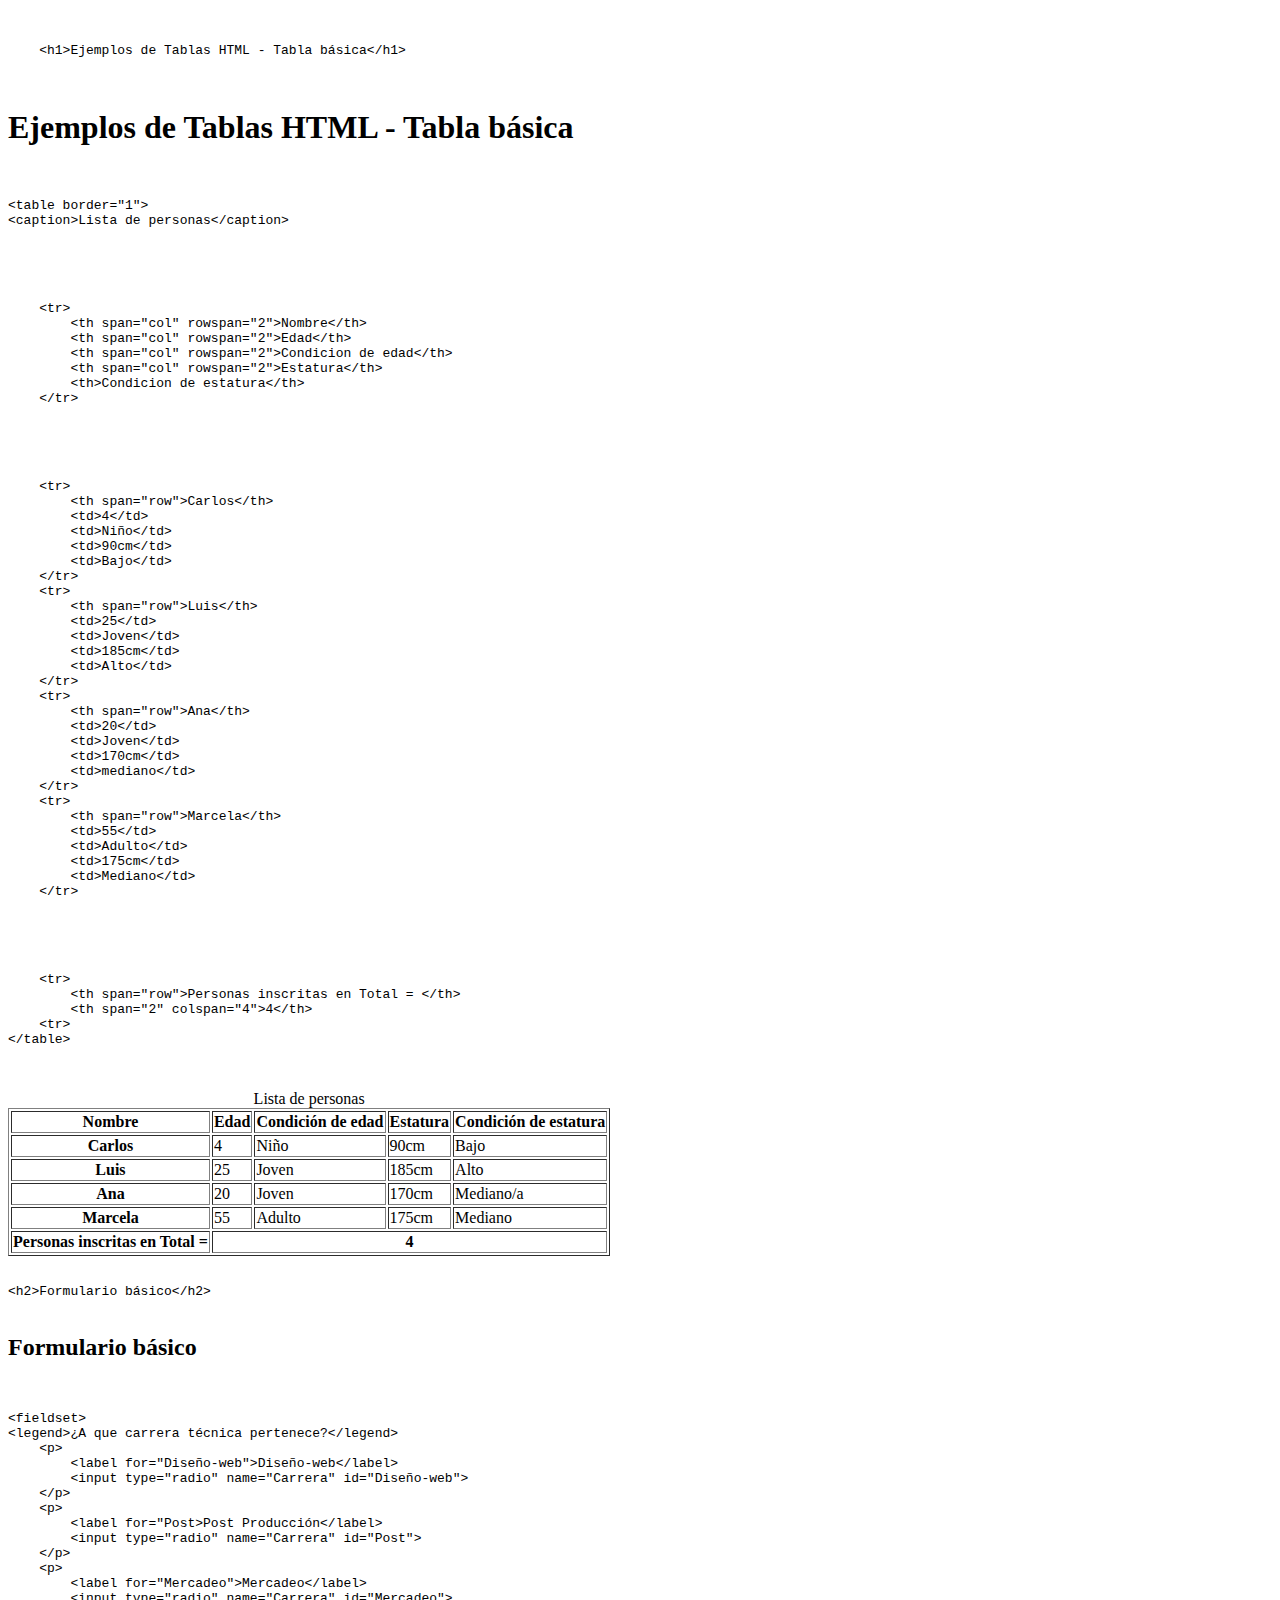
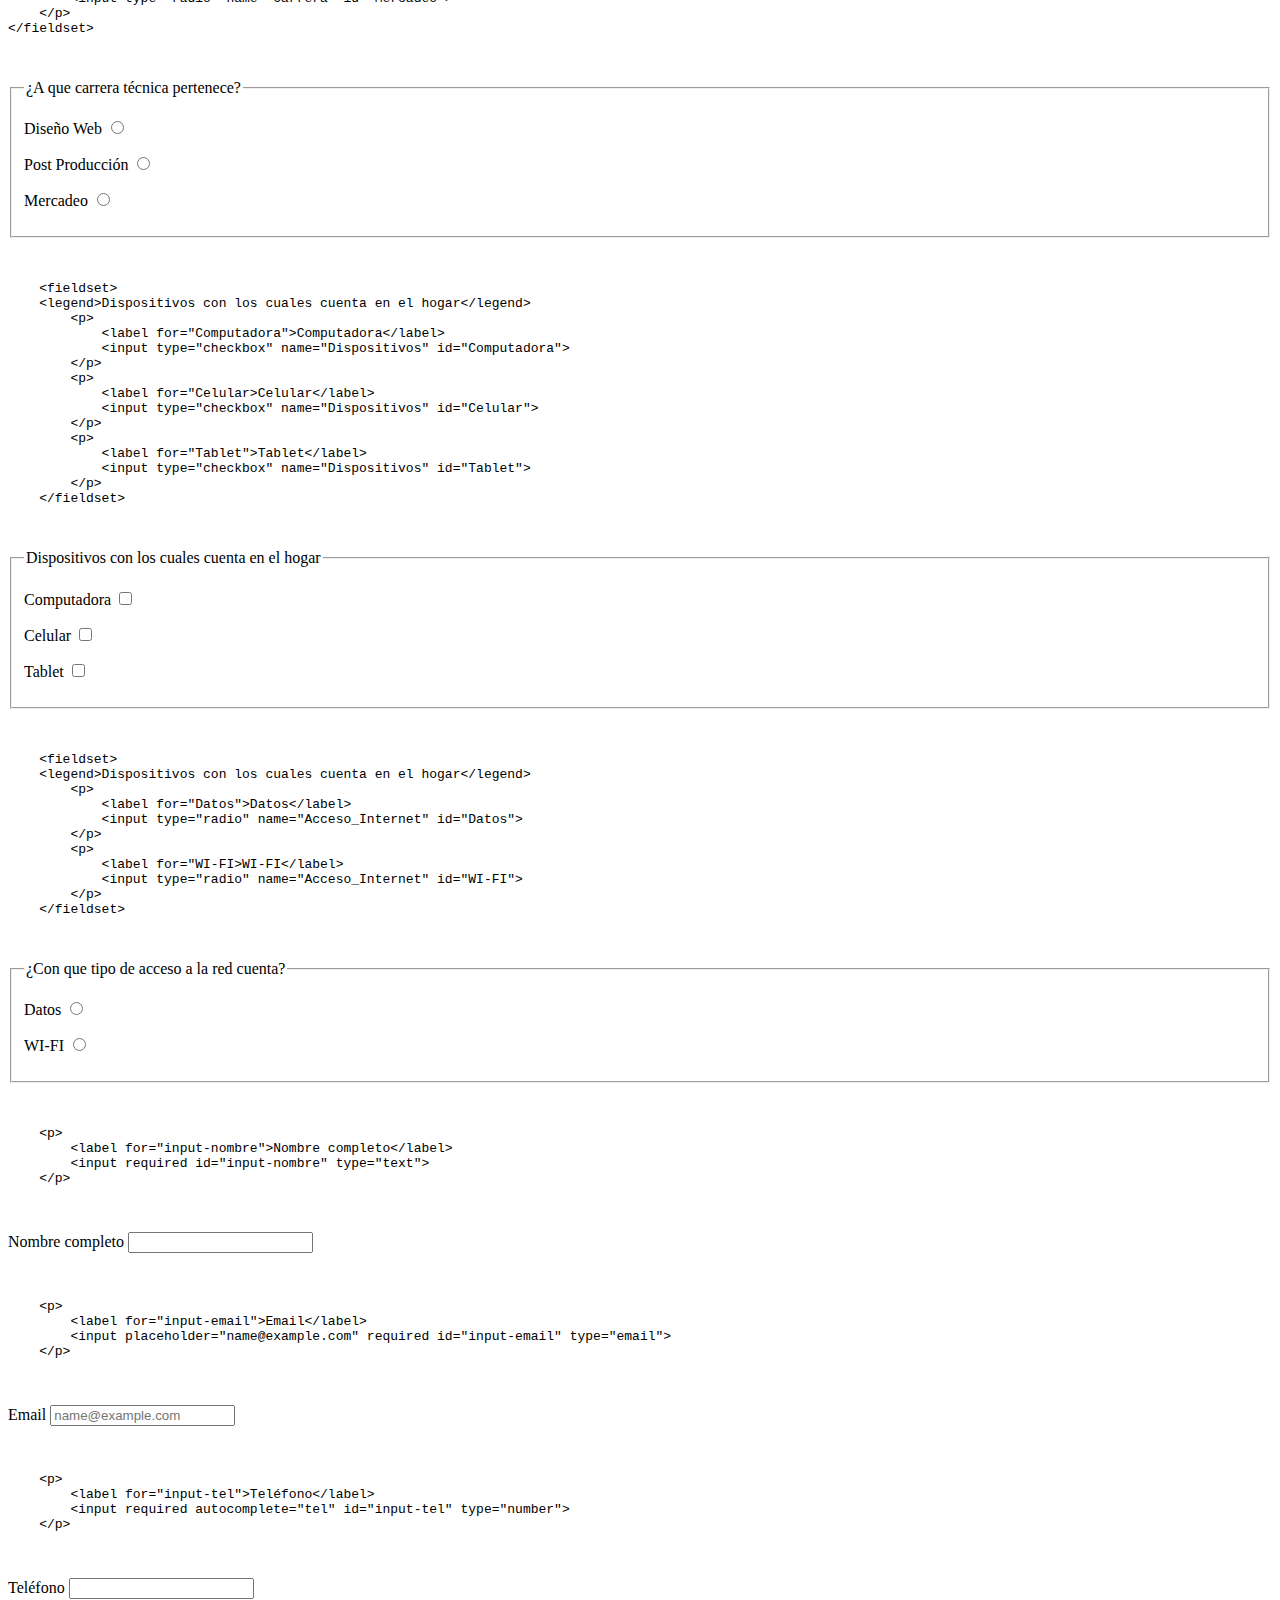
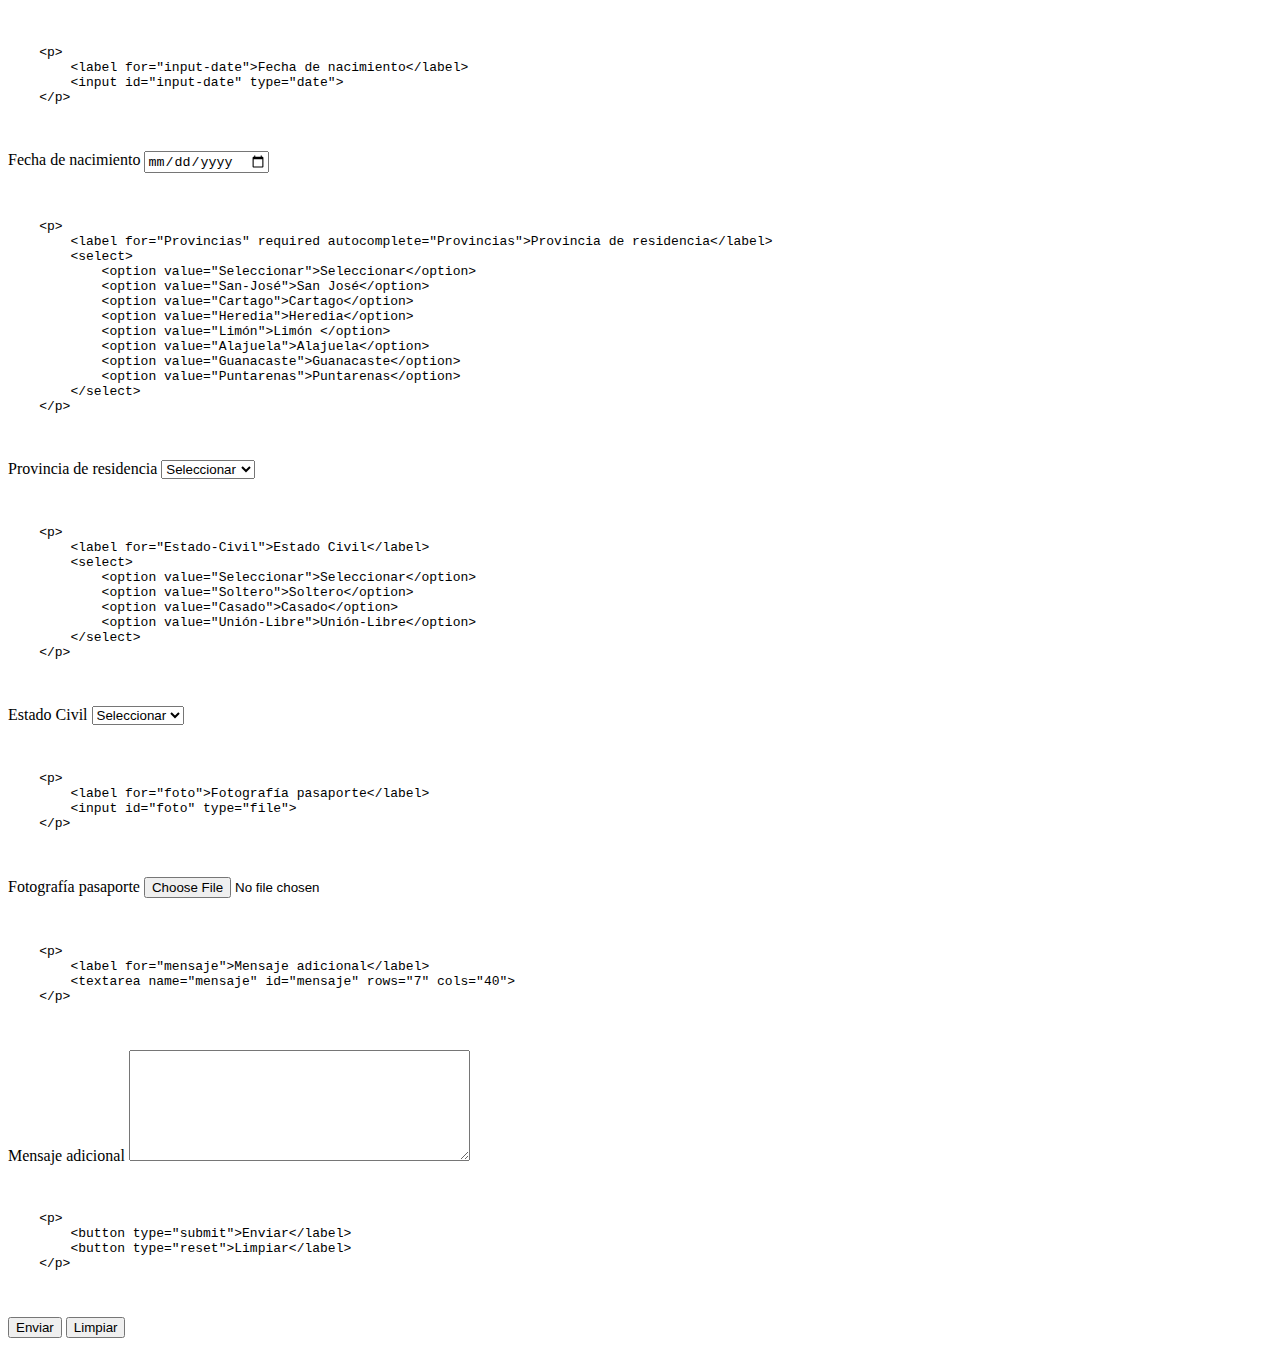
<file: Tareas/Tarea 3/TareaIndex.html>
<!DOCTYPE html>
<html lang="es">
<head>
    <meta charset="UTF-8">
    <meta http-equiv="X-UA-Compatible" content="IE=edge">
    <meta name="viewport" content="width=device-width, initial-scale=1.0">
    <title>Practica #3</title>
</head>

<body>
<!--TABLAS-->
    <pre> <!--Codigo fuente-->
        <code>
    &lt;h1&gt;Ejemplos de Tablas HTML - Tabla básica&lt;/h1&gt;
        </code>
    </pre><!--Fin Codigo fuente-->
    <h1>Ejemplos de Tablas HTML - Tabla básica</h1>
    
    <pre><!--Codigo fuente-->
        <code>
&lt;table border="1"&gt;
&lt;caption&gt;Lista de personas&lt;/caption&gt;
        </code>
    </pre><!--Fin Codigo fuente-->
    <table border="1">
    <caption>Lista de personas</caption>
        <article> <!--Encabezado de la tabla-->
            <thead>
                <pre><!--Codigo fuente-->
                    <code>
    &lt;tr&gt;
        &lt;th span="col" rowspan="2"&gt;Nombre&lt;/th&gt;
        &lt;th span="col" rowspan="2"&gt;Edad&lt;/th&gt;
        &lt;th span="col" rowspan="2"&gt;Condicion de edad&lt;/th&gt;
        &lt;th span="col" rowspan="2"&gt;Estatura&lt;/th&gt;
        &lt;th&gt;Condicion de estatura&lt;/th&gt;
    &lt;/tr&gt;
            </code>
                </pre><!--Fin Codigo fuente-->
                <tr>
                    <th span="col" rowspan="2">Nombre</th>
                    <th span="col" rowspan="2">Edad</th>
                    <th span="col" rowspan="2">Condición de edad</th>
                    <th span="col" rowspan="2">Estatura</th>
                    <th>Condición de estatura</th>
                </tr>
            </thead>
        </article>

            <tbody>
                <section><!--Contenido de la tabla-->
                    <pre><!--Codigo fuente-->
                        <code>
    &lt;tr&gt;
        &lt;th span="row"&gt;Carlos&lt;/th&gt;
        &lt;td&gt;4&lt;/td&gt;
        &lt;td&gt;Niño&lt;/td&gt;
        &lt;td&gt;90cm&lt;/td&gt;
        &lt;td&gt;Bajo&lt;/td&gt;
    &lt;/tr&gt;
    &lt;tr&gt;
        &lt;th span="row"&gt;Luis&lt;/th&gt;
        &lt;td&gt;25&lt;/td&gt;
        &lt;td&gt;Joven&lt;/td&gt;
        &lt;td&gt;185cm&lt;/td&gt;
        &lt;td&gt;Alto&lt;/td&gt;
    &lt;/tr&gt;
    &lt;tr&gt;
        &lt;th span="row"&gt;Ana&lt;/th&gt;
        &lt;td&gt;20&lt;/td&gt;
        &lt;td&gt;Joven&lt;/td&gt;
        &lt;td&gt;170cm&lt;/td&gt;
        &lt;td&gt;mediano&lt;/td&gt;
    &lt;/tr&gt;
    &lt;tr&gt;
        &lt;th span="row"&gt;Marcela&lt;/th&gt;
        &lt;td&gt;55&lt;/td&gt;
        &lt;td&gt;Adulto&lt;/td&gt;
        &lt;td&gt;175cm&lt;/td&gt;
        &lt;td&gt;Mediano&lt;/td&gt;
    &lt;/tr&gt;
                        </code>
                    </pre><!--Fin Codigo fuente-->
                    <tr>
                        <th span="row">Carlos</th>
                        <td>4</td>
                        <td>Niño</td>
                        <td>90cm</td>
                        <td>Bajo</td>
                    </tr>
                    <tr>
                        <th span="row">Luis</th>
                        <td>25</td>
                        <td>Joven</td>
                        <td>185cm</td>
                        <td>Alto</td>
                    </tr>
                    <tr>
                        <th span="row">Ana</th>
                        <td>20</td>
                        <td>Joven</td>
                        <td>170cm</td>
                        <td>Mediano/a</td>
                    </tr>
                    <tr>
                        <th span="row">Marcela</th>
                        <td>55</td>
                        <td>Adulto</td>
                        <td>175cm</td>
                        <td>Mediano</td>
                    </tr>
                </section>

                <article> <!--Footer/Resumen de la tabla-->
                    <tfoot>
                        <pre> <!--Codigo fuente-->
                            <code>
    &lt;tr&gt;
        &lt;th span="row"&gt;Personas inscritas en Total = &lt;/th&gt;
        &lt;th span="2" colspan="4"&gt;4&lt;/th&gt;
    &lt;tr&gt;
&lt;/table&gt;
                            </code>
                        </pre><!--Fin Codigo fuente-->
                        <tr>
                            <th span="row">Personas inscritas en Total = </th>
                            <th span="2" colspan="4">4</th>
                        </tr>
                    </tfoot>
                </article>
            </tbody>
    </table>

<!--Formularios-->
<pre>
    <code><!--Codigo fuente-->
&lt;h2&gt;Formulario básico&lt;/h2&gt;
    </code><!--Fin Codigo fuente-->
</pre>

<h2>Formulario básico</h2>
    <section> <!--Inicio Formulario-->
        <form>
            <pre> <!--Código fuente-->
                <code>
&lt;fieldset&gt;
&lt;legend&gt;¿A que carrera técnica pertenece?&lt;/legend&gt; 
    &lt;p&gt;
        &lt;label for="Diseño-web"&gt;Diseño-web&lt;/label&gt;
        &lt;input type="radio" name="Carrera" id="Diseño-web"&gt;
    &lt;/p&gt;
    &lt;p&gt;
        &lt;label for="Post&gt;Post Producción&lt;/label&gt;
        &lt;input type="radio" name="Carrera" id="Post"&gt;
    &lt;/p&gt;
    &lt;p&gt;
        &lt;label for="Mercadeo"&gt;Mercadeo&lt;/label&gt;
        &lt;input type="radio" name="Carrera" id="Mercadeo"&gt;
    &lt;/p&gt;
&lt;/fieldset&gt;
                </code>
            </pre> <!--Fin Codigo fuente-->
            <fieldset>
            <legend>¿A que carrera técnica pertenece?</legend>
                <p>
                    <label for="Diseño-web">Diseño Web</label>
                    <input type="radio" name="Carrera" id="Diseño-web">
                </p>
                <p>
                    <label for="Post">Post Producción</label>
                    <input type="radio" name="Carrera" id="Post">
                </p>
                <p>
                    <label for="Mercadeo">Mercadeo</label>
                    <input type="radio" name="Carrera" id="Mercadeo">
                </p>
            </fieldset>

            <pre><!--Codigo fuente-->
                <code>
    &lt;fieldset&gt;
    &lt;legend&gt;Dispositivos con los cuales cuenta en el hogar&lt;/legend&gt; 
        &lt;p&gt;
            &lt;label for="Computadora"&gt;Computadora&lt;/label&gt;
            &lt;input type="checkbox" name="Dispositivos" id="Computadora"&gt;
        &lt;/p&gt;
        &lt;p&gt;
            &lt;label for="Celular&gt;Celular&lt;/label&gt;
            &lt;input type="checkbox" name="Dispositivos" id="Celular"&gt;
        &lt;/p&gt;
        &lt;p&gt;
            &lt;label for="Tablet"&gt;Tablet&lt;/label&gt;
            &lt;input type="checkbox" name="Dispositivos" id="Tablet"&gt;
        &lt;/p&gt;
    &lt;/fieldset&gt;
                </code>
            </pre><!--Fin Codigo fuente-->
            <fieldset>
                <legend>Dispositivos con los cuales cuenta en el hogar</legend>
                    <p>
                        <label for="Computadora">Computadora</label>
                        <input type="checkbox" name="Dispositivos" id="Computadora">
                    </p>
                    <p>
                        <label for="Celular">Celular</label>
                        <input type="checkbox" name="Dispositivos" id="Celular">
                    </p>
                    <p>
                        <label for="Tablet">Tablet</label>
                        <input type="checkbox" name="Dispositivos" id="Tablet">
                    </p>
            </fieldset>

            <pre><!--Codigo fuente-->
                <code>
    &lt;fieldset&gt;
    &lt;legend&gt;Dispositivos con los cuales cuenta en el hogar&lt;/legend&gt; 
        &lt;p&gt;
            &lt;label for="Datos"&gt;Datos&lt;/label&gt;
            &lt;input type="radio" name="Acceso_Internet" id="Datos"&gt;
        &lt;/p&gt;
        &lt;p&gt;
            &lt;label for="WI-FI&gt;WI-FI&lt;/label&gt;
            &lt;input type="radio" name="Acceso_Internet" id="WI-FI"&gt;
        &lt;/p&gt;
    &lt;/fieldset&gt;
                </code>
            </pre><!--Fin Codigo fuente-->
            <fieldset>
                <legend>¿Con que tipo de acceso a la red cuenta?</legend>
                    <p>
                        <label for="Datos">Datos</label>
                        <input type="radio" name="Acceso_Internet" id="Datos">
                    </p>
                    <p>
                        <label for="WI-FI">WI-FI</label>
                        <input type="radio" name="Acceso_Internet" id="WI-FI">
                    </p>
            </fieldset>
    </section>

    <pre> <!--Codigo fuente-->
        <code>
    &lt;p&gt;
        &lt;label for="input-nombre"&gt;Nombre completo&lt;/label&gt;
        &lt;input required id="input-nombre" type="text"&gt;
    &lt;/p&gt;
        </code>
    </pre> <!--Fin Codigo fuente-->
    <section>
        <article>
            <p>
                <label for="input-nombre" >Nombre completo</label>
                <input  required id="input-nombre" type="text">
            </p>
        </article>

        <pre> <!--Codigo fuente-->
            <code>
    &lt;p&gt;
        &lt;label for="input-email"&gt;Email&lt;/label&gt;
        &lt;input placeholder="name@example.com" required id="input-email" type="email"&gt;
    &lt;/p&gt;
            </code>
        </pre> <!--Fin Codigo fuente-->
        <article>
            <p>
                <label for="input-email">Email</label>
                <input placeholder="name@example.com" required id="input-email" type="email">
            </p>
        </article>

        <pre> <!--Codigo fuente-->
            <code>
    &lt;p&gt;
        &lt;label for="input-tel"&gt;Teléfono&lt;/label&gt;
        &lt;input required autocomplete="tel" id="input-tel" type="number"&gt;
    &lt;/p&gt;
            </code>
        </pre> <!--Fin Codigo fuente-->
        <article>
            <p>
                <label  for="input-tel"> Teléfono </label>
                <input  required autocomplete="tel" id="input-tel" type="number">
            </p>
        </article>

        <pre> <!--Codigo fuente-->
            <code>
    &lt;p&gt;
        &lt;label for="input-date"&gt;Fecha de nacimiento&lt;/label&gt;
        &lt;input id="input-date" type="date"&gt;
    &lt;/p&gt;
            </code>
        </pre> <!--Fin Codigo fuente-->
        <article>
            <p>
                <label for="input-date">Fecha de nacimiento</label>
                <input id="input-date" type="date">
            </p>
        </article>

        <pre> <!--Codigo fuente-->
            <code>
    &lt;p&gt;
        &lt;label for="Provincias" required autocomplete="Provincias"&gt;Provincia de residencia&lt;/label&gt;
        &lt;select&gt;
            &lt;option value="Seleccionar"&gt;Seleccionar&lt;/option&gt;
            &lt;option value="San-José"&gt;San José&lt;/option&gt;
            &lt;option value="Cartago"&gt;Cartago&lt;/option&gt;
            &lt;option value="Heredia"&gt;Heredia&lt;/option&gt;
            &lt;option value="Limón"&gt;Limón &lt;/option&gt;
            &lt;option value="Alajuela"&gt;Alajuela&lt;/option&gt;
            &lt;option value="Guanacaste"&gt;Guanacaste&lt;/option&gt;
            &lt;option value="Puntarenas"&gt;Puntarenas&lt;/option&gt;
        &lt;/select&gt;
    &lt;/p&gt;
            </code>
        </pre> <!--Fin Codigo fuente-->
        <article>
            <p>
                <label for="Provincias" required autocomplete="Provincias">Provincia de residencia</label>
                <select>
                    <option value="Seleccionar">Seleccionar</option>
                    <option value="San-José">San José</option>
                    <option value="Cartago">Cartago</option>
                    <option value="Heredia">Heredia</option>
                    <option value="Limón">Limón</option>
                    <option value="Alajuela">Alajuela</option>
                    <option value="Guanacaste">Guanacaste</option>
                    <option value="Puntarenas">Puntarenas</option>
                </select>
            </p>    
        </article>

        <pre> <!--Codigo fuente-->
            <code>
    &lt;p&gt;
        &lt;label for="Estado-Civil"&gt;Estado Civil&lt;/label&gt;
        &lt;select&gt;
            &lt;option value="Seleccionar"&gt;Seleccionar&lt;/option&gt;
            &lt;option value="Soltero"&gt;Soltero&lt;/option&gt;
            &lt;option value="Casado"&gt;Casado&lt;/option&gt;
            &lt;option value="Unión-Libre"&gt;Unión-Libre&lt;/option&gt;
        &lt;/select&gt;
    &lt;/p&gt;
            </code>
        </pre> <!--Fin Codigo fuente-->
        <article>
            <p>
                <label for="Estado-Civil">Estado Civil</label>
                <select>
                    <option value="Seleccionar">Seleccionar</option>
                    <option value="Soltero">Soltero</option>
                    <option value="Casado">Casado</option>
                    <option value="Unión-Libre">Unión Libre</option>
                </select>
            </p>
        </article>

        <pre> <!--Codigo fuente-->
            <code>
    &lt;p&gt;
        &lt;label for="foto"&gt;Fotografía pasaporte&lt;/label&gt;
        &lt;input id="foto" type="file"&gt;
    &lt;/p&gt;
            </code>
        </pre> <!--Fin Codigo fuente-->
        <article>
            <p>
                <label for="foto">Fotografía pasaporte</label>
                <input id="foto" type="file" >
            </p>
        </article>

        <pre> <!--Codigo fuente-->
            <code>
    &lt;p&gt;
        &lt;label for="mensaje"&gt;Mensaje adicional&lt;/label&gt;
        &lt;textarea name="mensaje" id="mensaje" rows="7" cols="40"&gt;
    &lt;/p&gt;
            </code>
        </pre> <!--Fin Codigo fuente-->
        <article>   
            <p>
                <label for="mensaje">Mensaje adicional</label>
                <textarea name="mensaje" id="mensaje" rows="7" cols="40"></textarea>
            </p>
        </article>

        <pre> <!--Codigo fuente-->
            <code>
    &lt;p&gt;
        &lt;button type="submit"&gt;Enviar&lt;/label&gt;
        &lt;button type="reset"&gt;Limpiar&lt;/label&gt;
    &lt;/p&gt;
            </code>
        </pre> <!--Fin Codigo fuente-->
        <article>
            <p>
                <button type="submit">Enviar</button>
                <button type="reset">Limpiar</button>
            </p>
        </article>
        </form>
    </section>
</body>
</html>
</file>
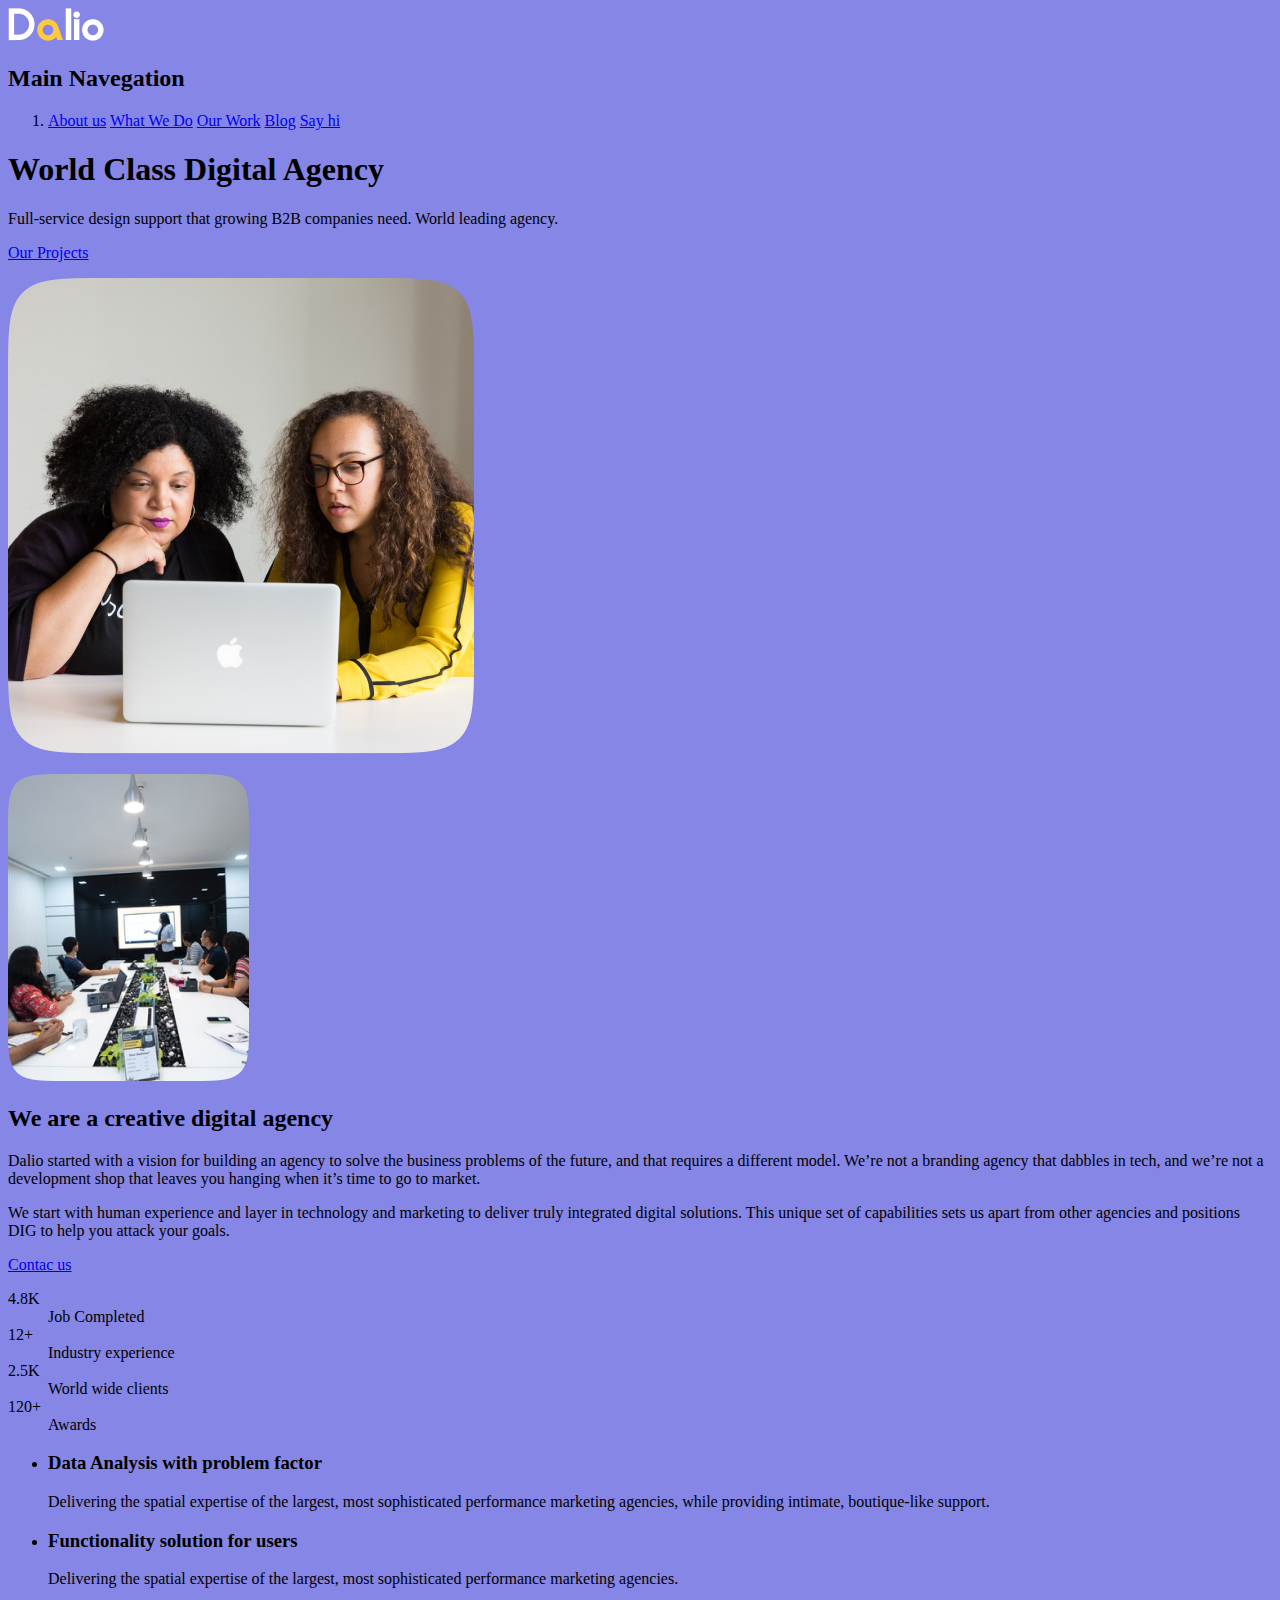
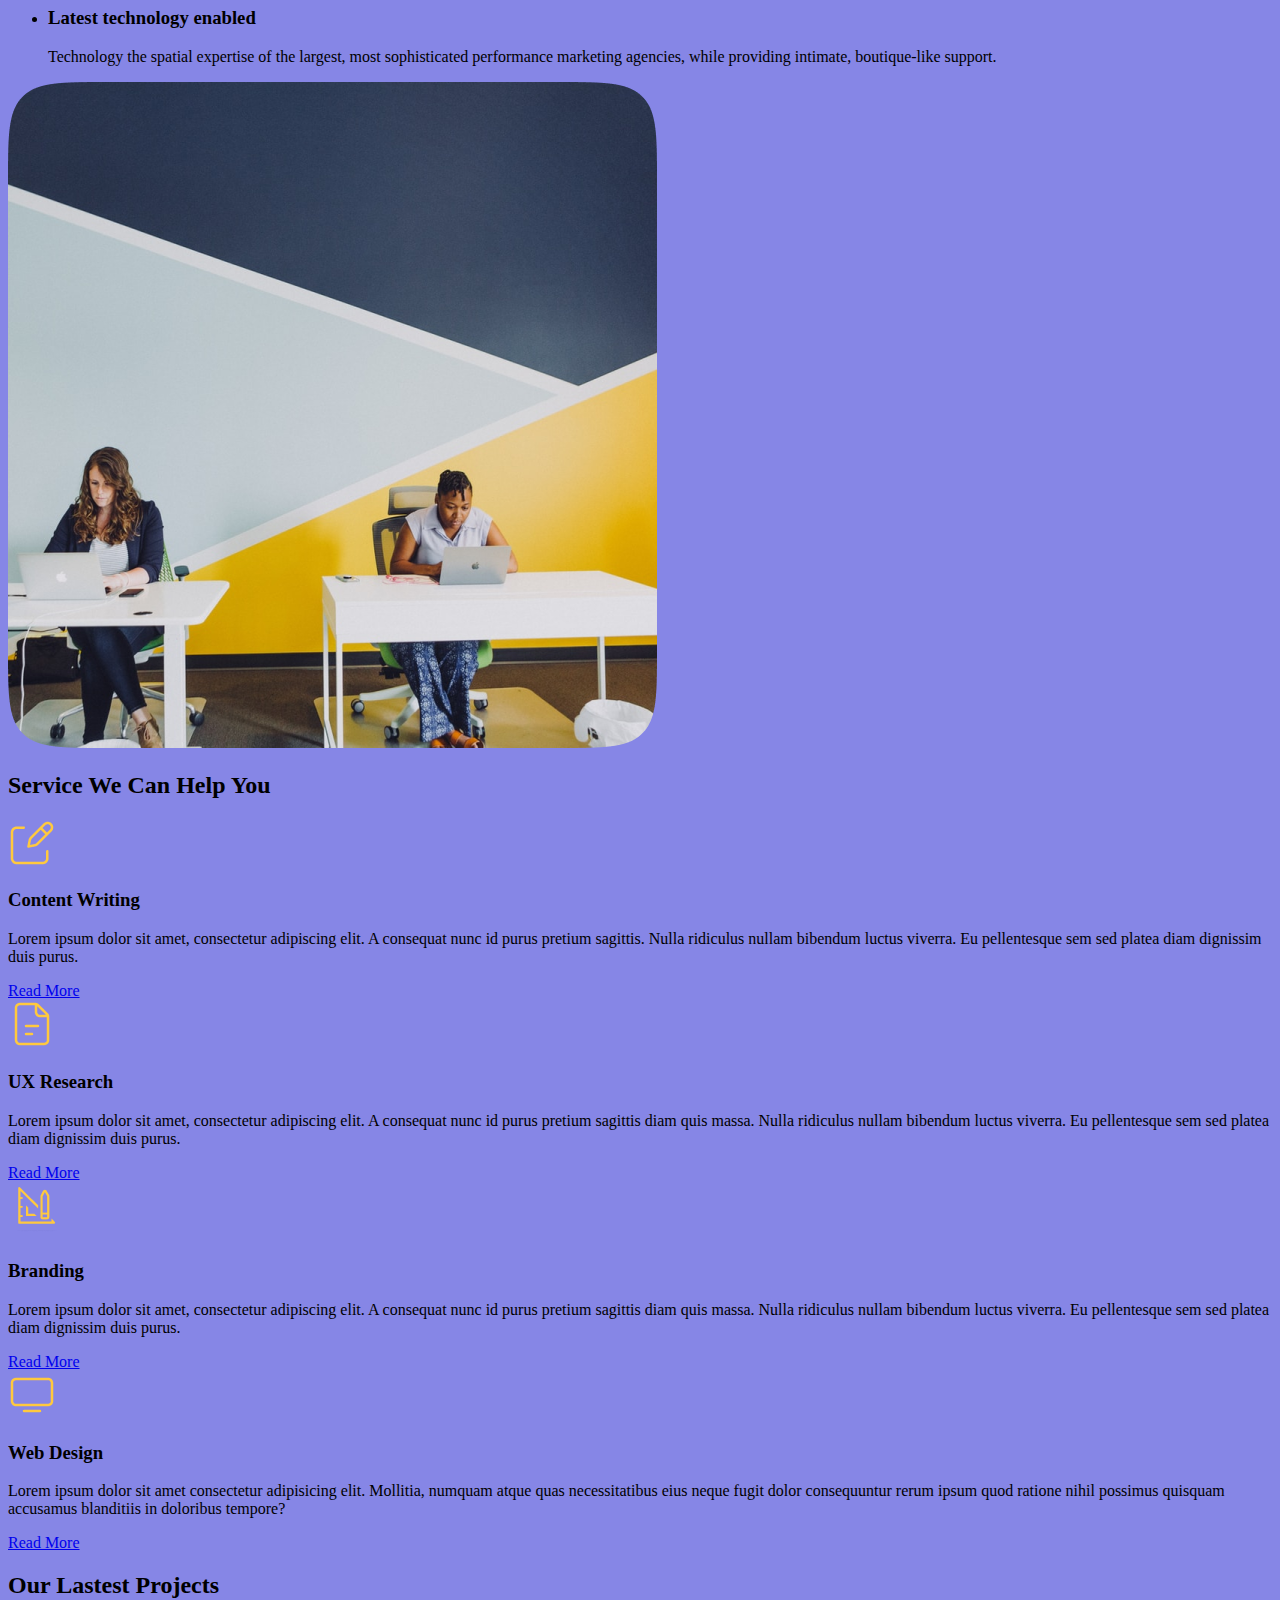
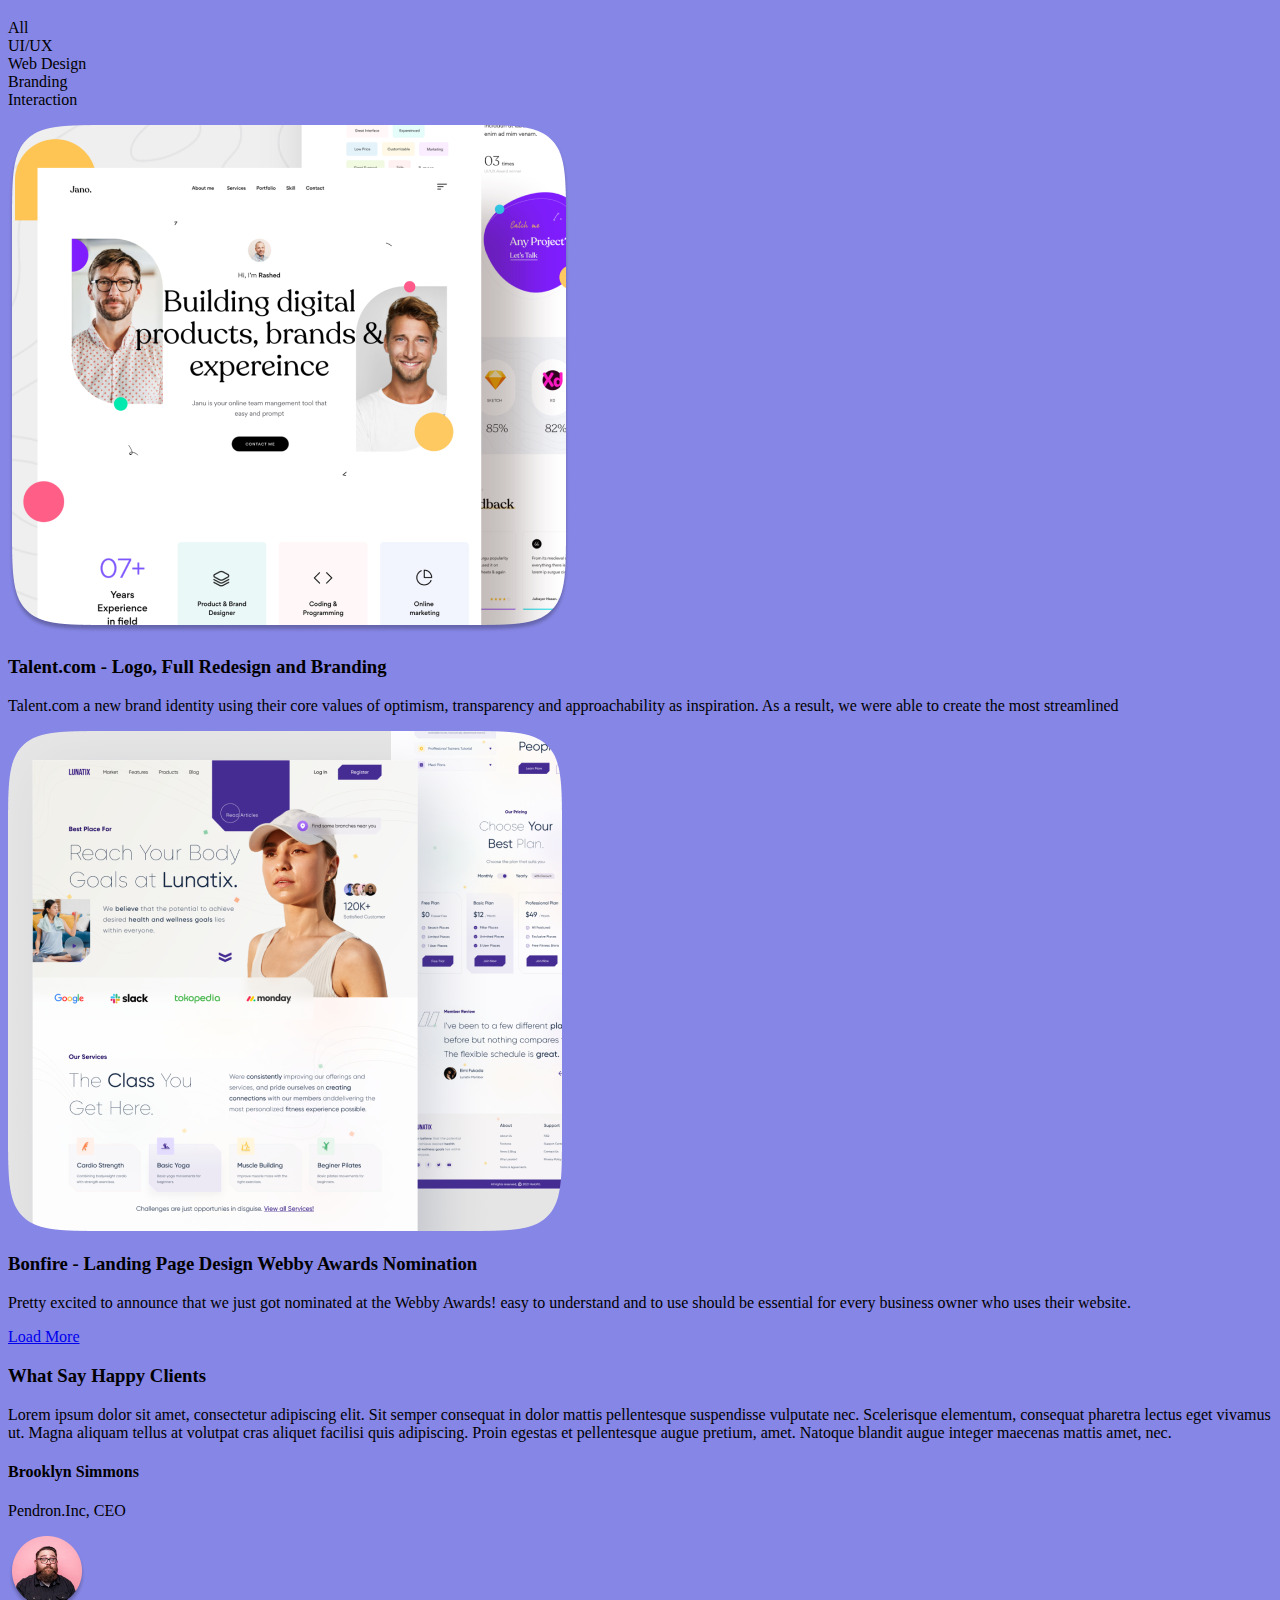
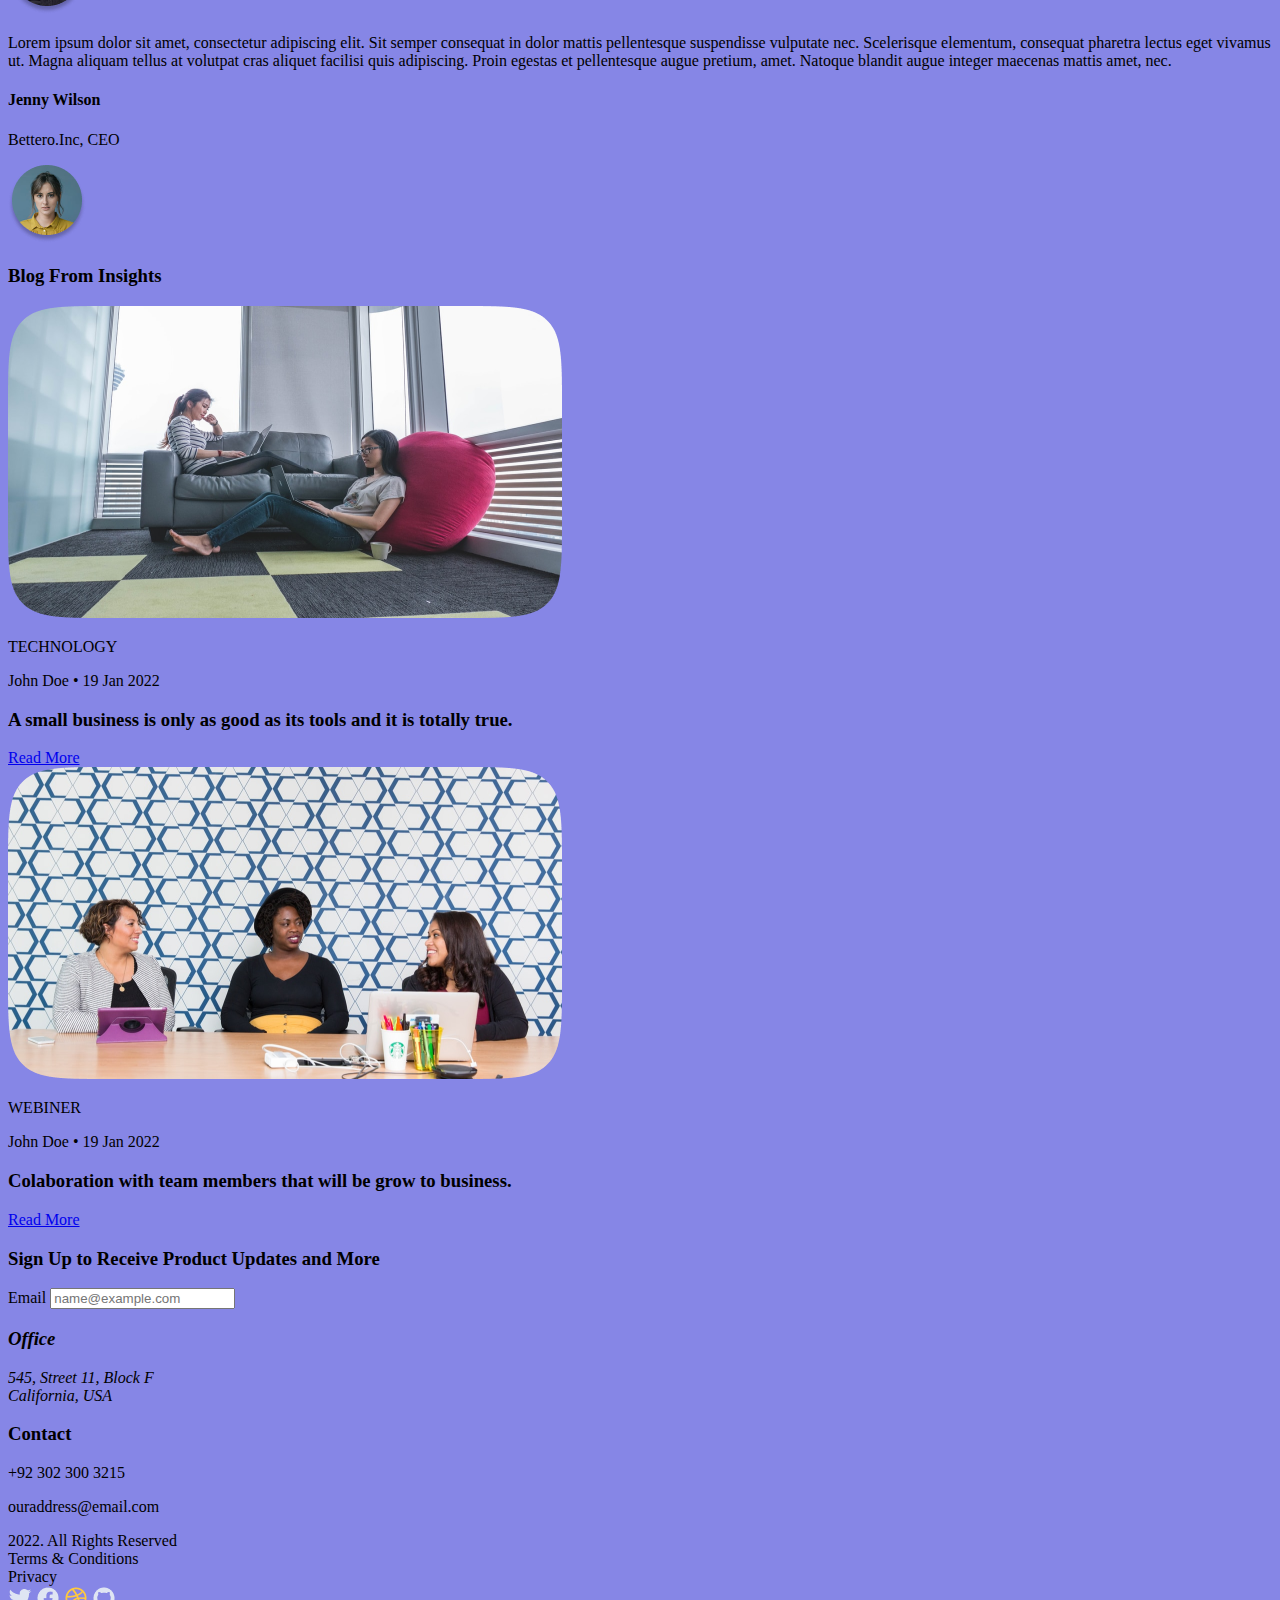
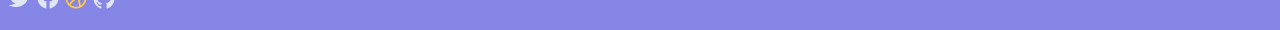
<file: Tareas/Tarea 4/indexPagina.html>
<!DOCTYPE html>
<html lang="en">
<head>
    <meta charset="UTF-8">
    <meta http-equiv="X-UA-Compatible" content="IE=edge">
    <meta name="viewport" content="width=device-width, initial-scale=1.0">
    <title>Dalio Creative Digital Agency</title>
    <link rel="stylesheet" href="style.css">
</head>

<body class="background">
    <header>
        <img src="img/Logo.png" alt="logoDalio">
        <nav>
            <h2>Main Navegation</h2>
            <ol>
                <li>
                    <a href="#">About us</a>
                    <a href="#">What We Do</a>
                    <a href="#">Our Work</a>
                    <a href="#">Blog</a>
                    <a href="#">Say hi</a>
                </li>
            </ol>
        </nav>
    </header>

    <section>
        <h1>World Class Digital Agency</h1>
        <p>Full-service design support that growing B2B companies need. World leading agency.</p>
        <p><a href="#">Our Projects</a></p>
        <p><img src="img/Group 33.png" alt="Dos Mujeres viendo una computadora"></p>
        <p><img src="img/Rectangle 6.png" alt="Persona explicando algo en una sala de conferencias"></p>
    </section>

    <main>
        <h2>We are a creative digital agency</h2>
        <p>Dalio started with a vision for building an agency to solve the business problems of the future, and that requires a different model.
        We’re not a branding agency that dabbles in tech, and we’re not a development shop that leaves you hanging when it’s time 
        to go to market.</p>
        
        <p>We start with human experience and layer in technology and 
        marketing to deliver truly integrated digital solutions.
        This unique set of capabilities sets us apart from other agencies 
        and positions DIG to help you attack your goals.</p>
        <p><a href="#">Contac us</a></p>
    </main>

    <section>
        <dl>
            <div>
                <dt>4.8K</dt>
                <dd>Job Completed</dd>
            </div>
            <div>
                <dt>12+</dt>
                <dd>Industry experience</dd>
            </div>
            <div>
                <dt>2.5K</dt>
                <dd>World wide clients</dd>
            </div>
            <div>
                <dt>120+</dt>
                <dd>Awards</dd>
            </div>
        </dl>
    </section>

    <section>
        <ul>
            <li>
                <h3>Data Analysis with problem factor</h3>
                <p>Delivering the spatial expertise of the largest, most sophisticated performance marketing agencies, while providing intimate, boutique-like support.</p>
            </li>
            <li>
                <h3>Functionality solution for users</h3>
                <p>Delivering the spatial expertise of the largest, most sophisticated performance marketing agencies.</p>
            </li>
            <li>
                <h3>Latest technology enabled</h3>
                <p>Technology the spatial expertise of the largest, most sophisticated performance marketing agencies, while providing intimate, boutique-like support.</p>
            </li>
        </ul>
        <p>
            <img src="img/Compañeros.png" alt="Dos muchachas en una mesa indivial con una mac">
        </p>
    </section>

    <section>
        <h2>Service We Can Help You</h2>
        <article>
            <img src="img/lapiz.png" alt="Imagen de un vector de hoja">
            <h3>Content Writing</h3>
            <p>Lorem ipsum dolor sit amet, consectetur adipiscing elit. A consequat nunc id purus pretium sagittis. Nulla ridiculus nullam bibendum luctus viverra. Eu pellentesque sem sed platea diam dignissim duis purus. </p>
            <a href="#">Read More</a>
        </article>

        <article>
            <img src="img/hoja.png" alt="Imagen de un vector de hoja">
            <h3>UX Research</h3>
            <p>Lorem ipsum dolor sit amet, consectetur adipiscing elit. A consequat nunc id purus pretium sagittis diam quis massa. Nulla ridiculus nullam bibendum luctus viverra. Eu pellentesque sem sed platea diam dignissim duis purus. </p>
            <a href="#">Read More</a>
        </article>

        <article>
            <img src="img/regla.png" alt="Imagen de vector de regla">
            <h3>Branding</h3>
            <p>Lorem ipsum dolor sit amet, consectetur adipiscing elit. A consequat nunc id purus pretium sagittis diam quis massa. Nulla ridiculus nullam bibendum luctus viverra. Eu pellentesque sem sed platea diam dignissim duis purus. </p>
            <a href="#">Read More</a>
        </article>

        <article>
            <img src="img/pc.png" alt="Imagen de un vector de una computadora">
            <h3>Web Design</h3>
            <p>Lorem ipsum dolor sit amet consectetur adipisicing elit. Mollitia, numquam atque quas necessitatibus eius neque fugit dolor consequuntur rerum ipsum quod ratione nihil possimus quisquam accusamus blanditiis in doloribus tempore?</p>
            <a href="#">Read More</a>
        </article>
    </section>

    <section>
        <h2>Our Lastest Projects</h2>
        <dl>
            <div>
                <dt>All</dt>
            </div>
            <div>
                <dt>UI/UX</dt>
            </div>
            <div>
                <dt>Web Design</dt>
            </div>
            <div>
                <dt>Branding</dt>
            </div>
            <div>
                <dt>Interaction</dt>
            </div>
        </dl>
    
        <article>
            <img src="img/Rectangle 12.png" alt="Imgen de promocion">
            <h3>Talent.com - Logo, Full Redesign and Branding</h3>
            <p>Talent.com a new brand identity using their core values of optimism, transparency and approachability as inspiration. As a result, we were able to create the most streamlined</p>
        </article>

        <article>
            <img src="img/Rectangle 13.png" alt="Imagen de promocion">
            <h3>Bonfire - Landing Page Design Webby Awards Nomination</h3>
            <p>Pretty excited to announce that we just got nominated at the Webby Awards! easy to understand and to use should be essential for every business owner who uses their website.</p>
        </article>
        <a href="#">Load More</a>
    </section>

    <section>
        <h3>What Say Happy Clients</h3>
        <article>
            <p>Lorem ipsum dolor sit amet, consectetur adipiscing elit. Sit semper consequat in dolor mattis pellentesque suspendisse vulputate nec. Scelerisque elementum, consequat pharetra lectus eget vivamus ut. Magna aliquam tellus at volutpat cras aliquet facilisi quis adipiscing. Proin egestas et pellentesque augue pretium, amet. Natoque blandit augue integer maecenas mattis amet, nec.</p>
            <h4>Brooklyn Simmons</h4>
            <p>Pendron.Inc, CEO</p>
            <img src="img/Ellipse 5.png" alt="Imagen de un hombre con barba">
        </article>
        <article>
            <p>Lorem ipsum dolor sit amet, consectetur adipiscing elit. Sit semper consequat in dolor mattis pellentesque suspendisse vulputate nec. Scelerisque elementum, consequat pharetra lectus eget vivamus ut. Magna aliquam tellus at volutpat cras aliquet facilisi quis adipiscing. Proin egestas et pellentesque augue pretium, amet. Natoque blandit augue integer maecenas mattis amet, nec.</p>
            <h4>Jenny Wilson</h4>
            <p>Bettero.Inc, CEO</p>
            <img src="img/Ellipse 5 (1).png" alt="Imagen de una mujer con blusa amarilla ">
        </article>
    </section>

    <section>
        <h3>Blog From Insights</h3>
        <article>
            <img src="img/Rectangle 18.png" alt="Dos mujeres con laptop sentadas, una en un sillón, y otra en el suelo">
            <p><Table>TECHNOLOGY</Table></p>
            <p>John Doe • 19 Jan 2022</p>
            <h3>A small business is only as good as its tools and it is totally true.</h3>
            <a href="#">Read More</a>
        </article>
        <article>
            <img src="img/Rectangle 188.png " alt="Tres mujeres conversando en una mesa">
            <p><Table>WEBINER </Table></p>
            <p>John Doe • 19 Jan 2022</p>
            <h3>Colaboration with team members that will be grow to business.</h3>
            <a href="#">Read More</a>
        </article>
    </section>

    <footer>
        <section>
            <article>
                <h3>Sign Up to Receive Product Updates and More</h3>
                <label for="email" >Email</label>
                <input placeholder="name@example.com" required id="email" type="email">
            </article>
            <article>
                <address>
                    <h3>Office</h3>
                    545, Street 11, Block F<br>
                    California, USA<br>
                </address>
            </article>
            <article>
                <h3>Contact</h3>
                <p>+92 302 300 3215</p>
                <p>ouraddress@email.com</p>
            </article>
        </section>
        <dl>
            <dt>2022. All Rights Reserved</dt>
            <dt>Terms & Conditions</dt>
            <dt>Privacy</dt>
            <img src="img/logo-twitter.png" alt="Logo de twitter">
            <img src="img/logo-facebook.png" alt="Logo de Facebook">
            <img src="img/logo-dribbble.png" alt="Logo de Dibbble">
            <img src="img/logo-github.png" alt="Logo de Github">
        </dl>
    </footer>

</body>
</html>
</file>
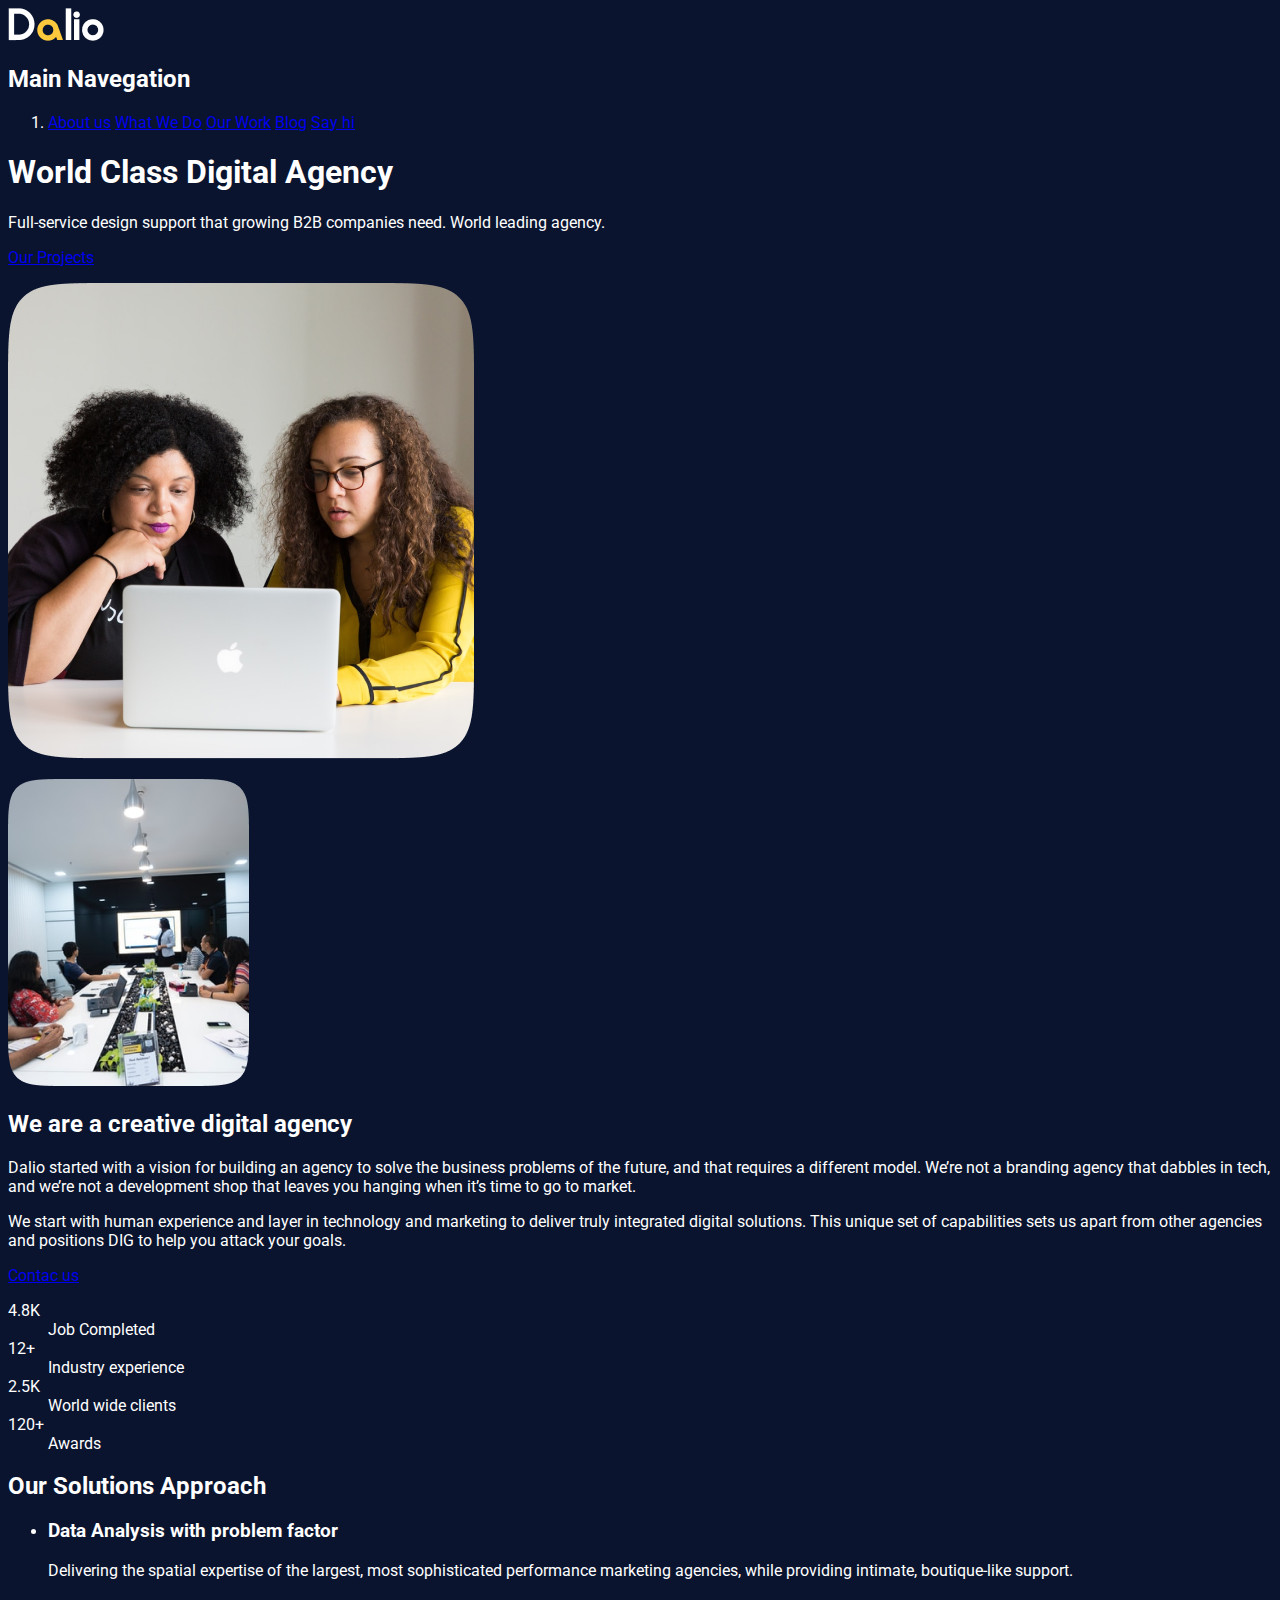
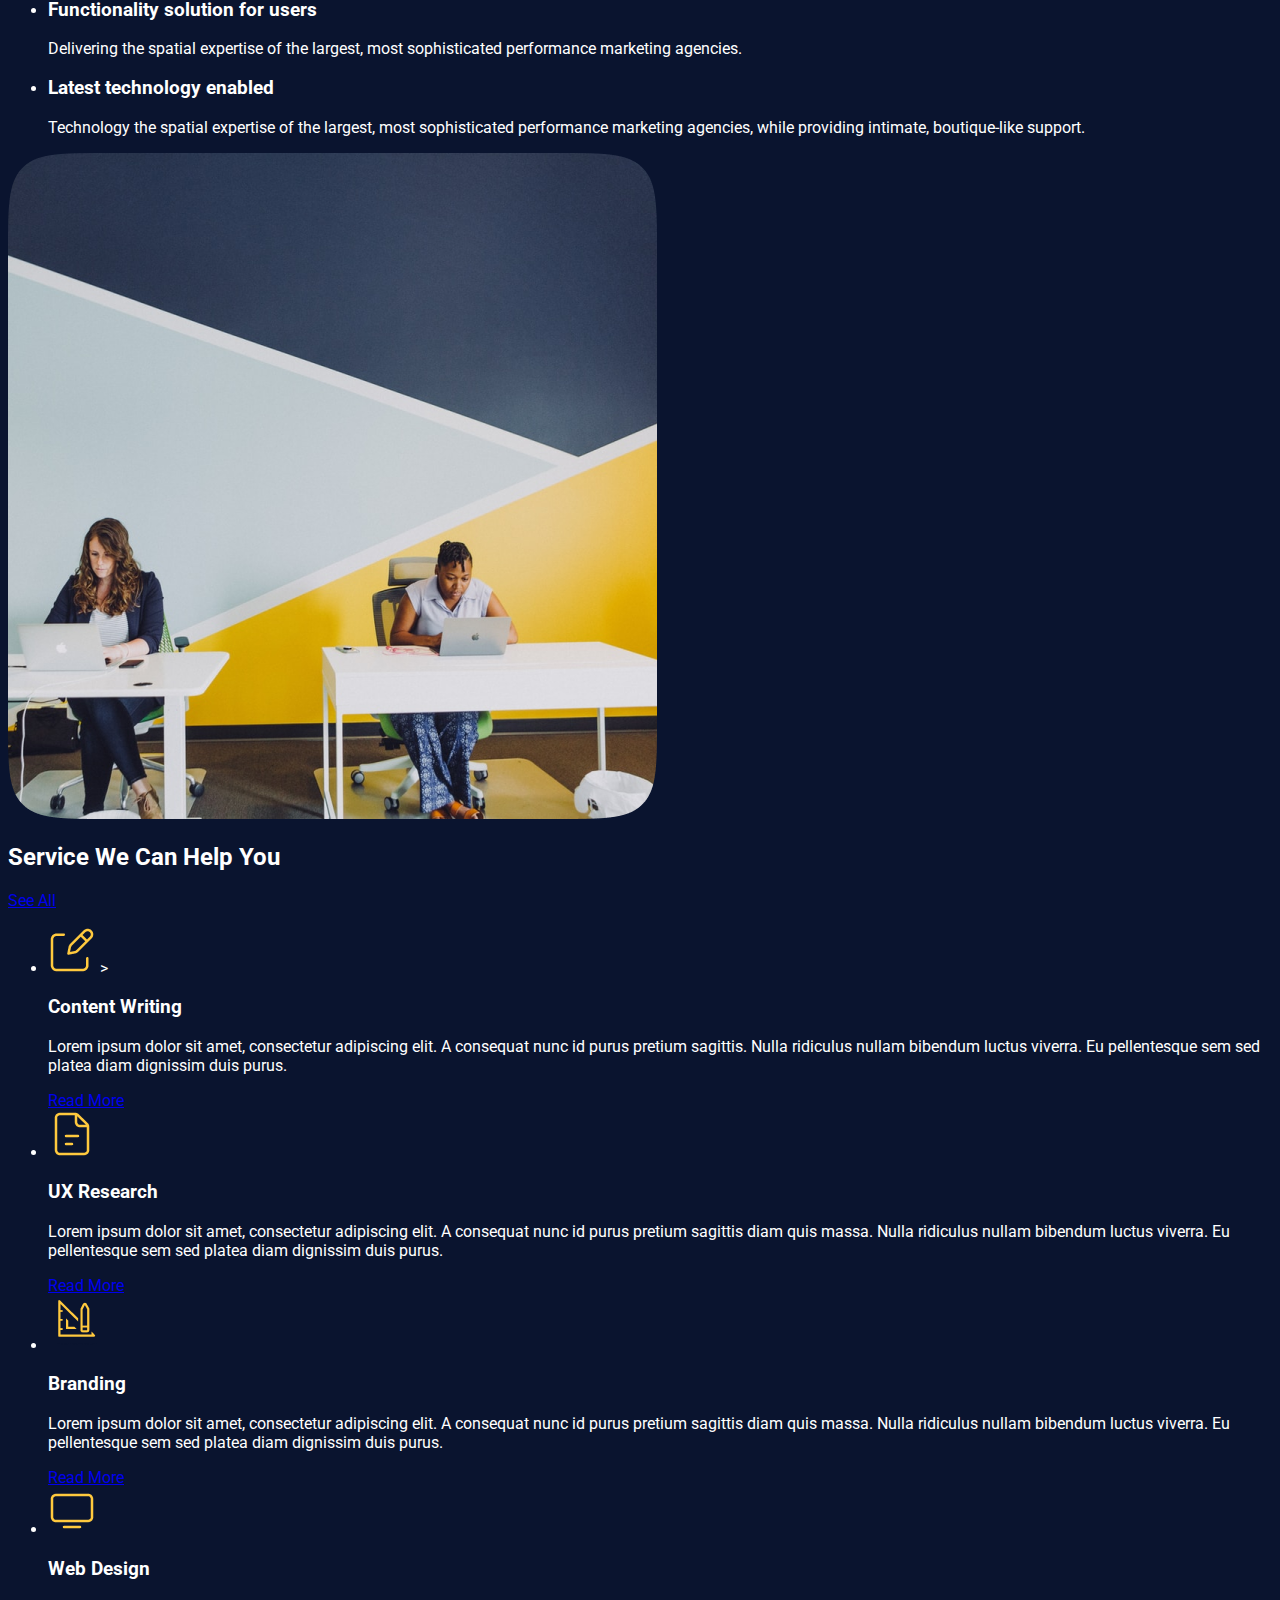
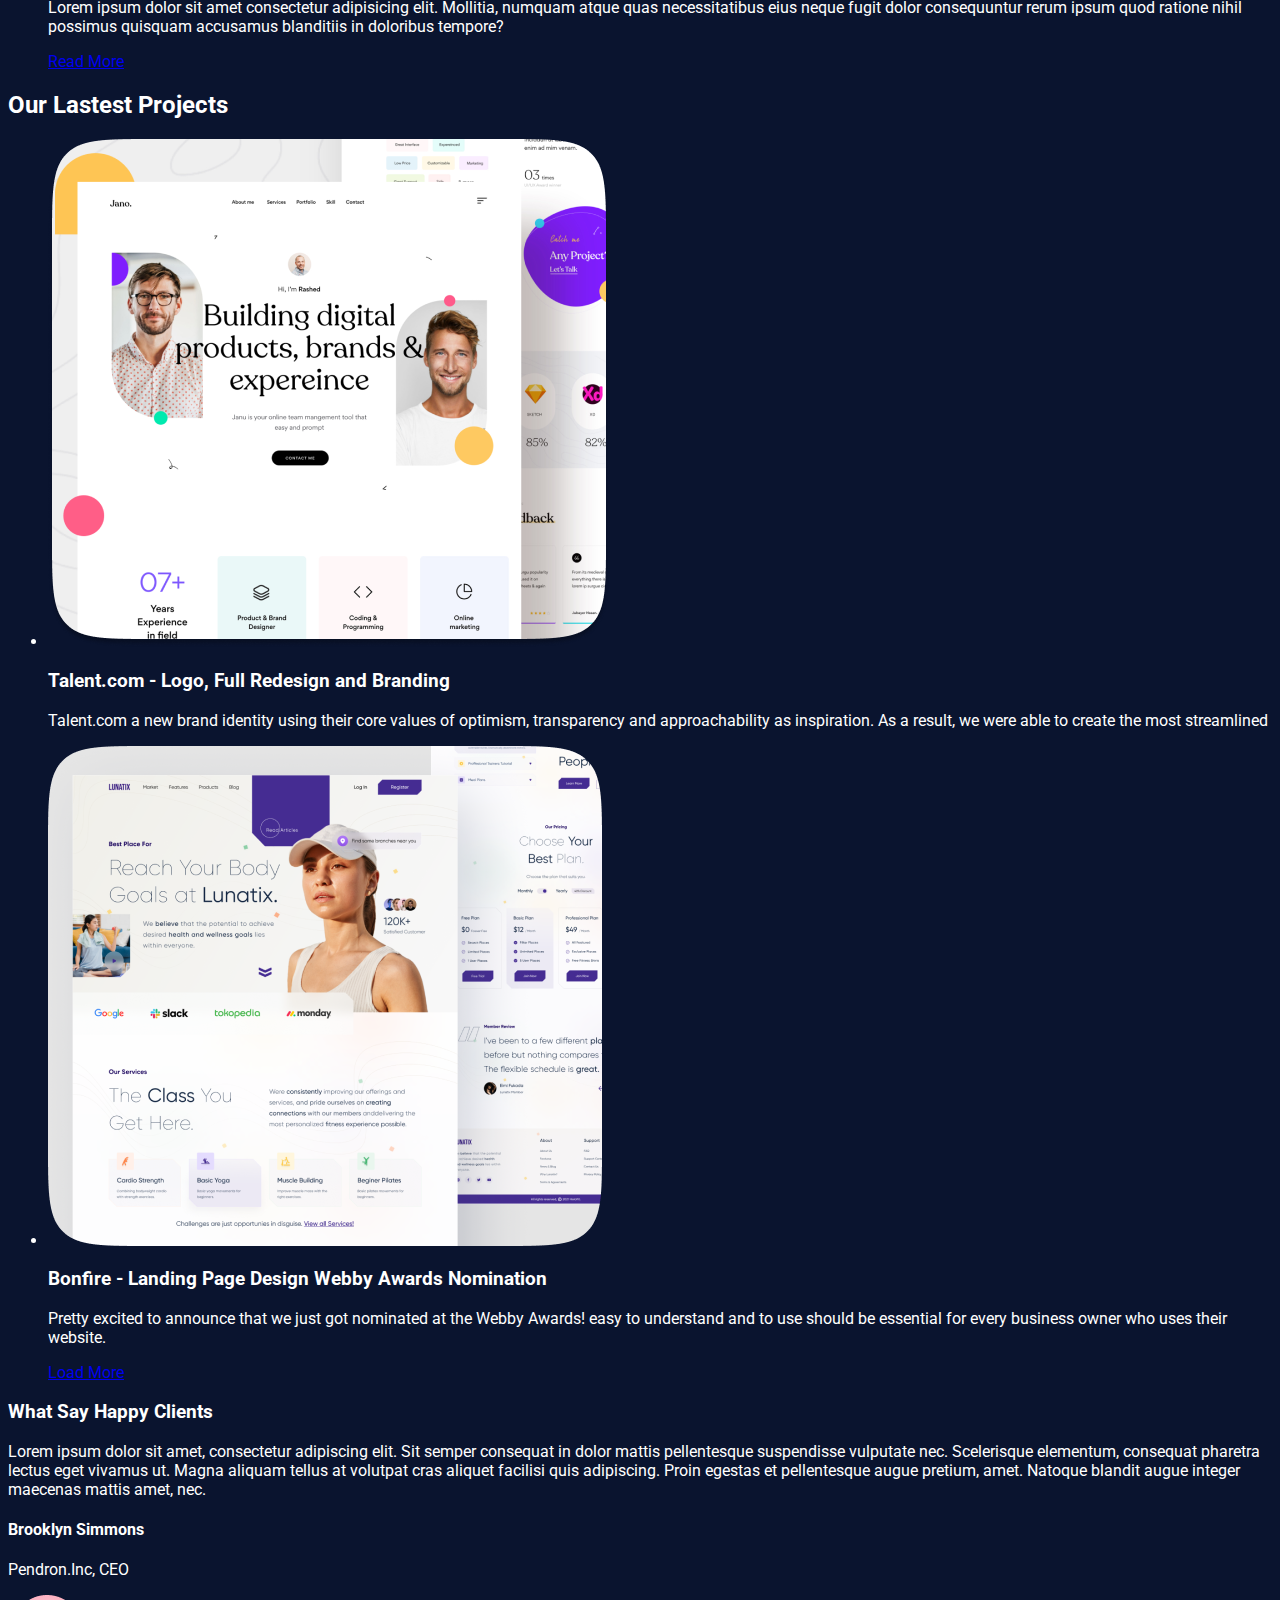
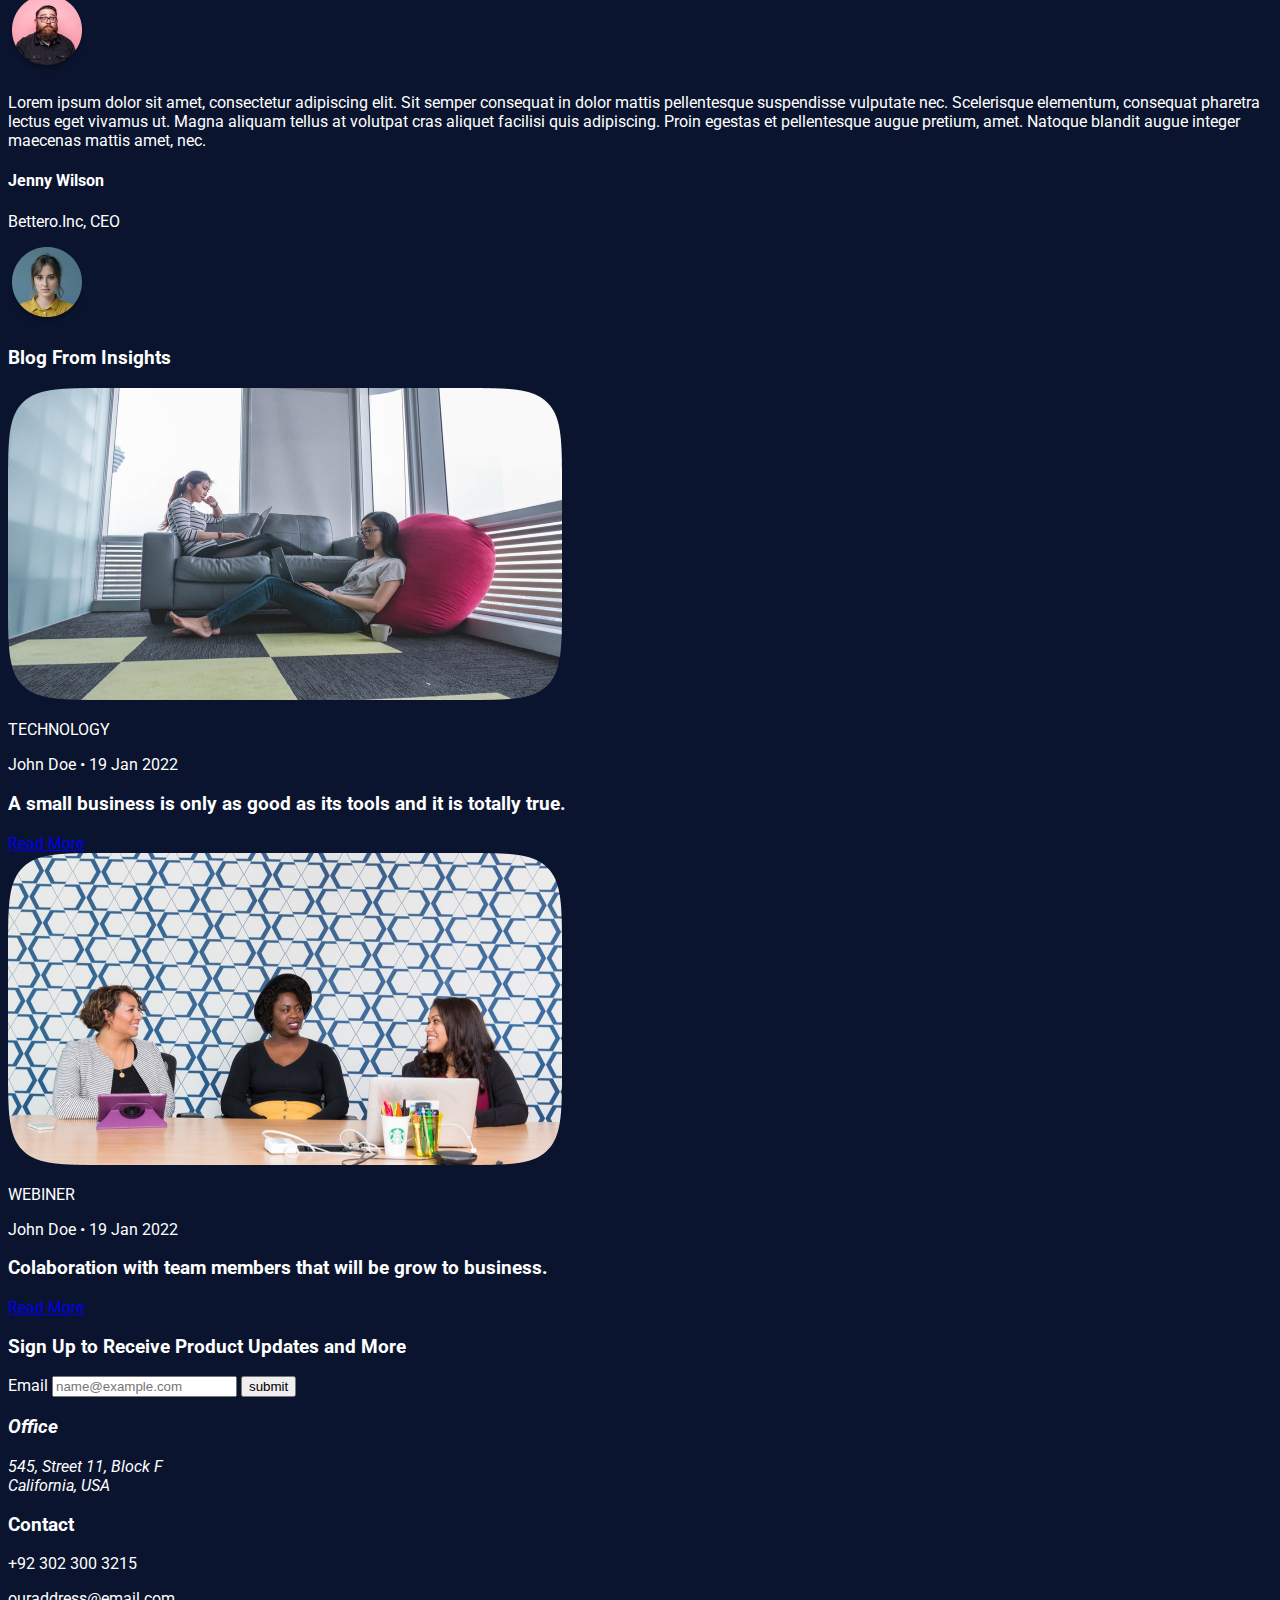
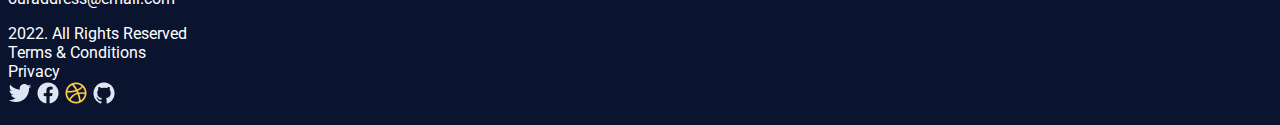
<file: Tareas/Tarea 5/indexPagina.html>
<!DOCTYPE html>
<html lang="en">
<head>
    <meta charset="UTF-8">
    <meta http-equiv="X-UA-Compatible" content="IE=edge">
    <meta name="viewport" content="width=device-width, initial-scale=1.0">
    <title>Dalio Creative Digital Agency</title>
    <link rel="stylesheet" href="style.css">
    <link rel="preconnect" href="https://fonts.googleapis.com">
    <link rel="preconnect" href="https://fonts.gstatic.com" crossorigin>
    <link href="https://fonts.googleapis.com/css2?family=Roboto:wght@300&display=swap" rel="stylesheet">
</head>

<body class="background">
    <header>
        <img src="img/Logo.png" alt="logoDalio">
        <nav>
            <h2>Main Navegation</h2>
            <ol>
                <li>
                    <a href="#">About us</a>
                    <a href="#">What We Do</a>
                    <a href="#">Our Work</a>
                    <a href="#">Blog</a>
                    <a href="#">Say hi</a>
                </li>
            </ol>
        </nav>
    </header>

    <section>
        <h1>World Class Digital Agency</h1>
        <p>Full-service design support that growing B2B companies need. World leading agency.</p>
        <p><a href="#">Our Projects</a></p>
        <p><img src="img/Group 33.png" alt="Dos Mujeres viendo una computadora"></p>
        <p><img src="img/Rectangle 6.png" alt="Persona explicando algo en una sala de conferencias"></p>
    </section>

    <main>
        <h2>We are a creative digital agency</h2>
        <p>Dalio started with a vision for building an agency to solve the business problems of the future, and that requires a different model.
        We’re not a branding agency that dabbles in tech, and we’re not a development shop that leaves you hanging when it’s time 
        to go to market.</p>
        
        <p>We start with human experience and layer in technology and 
        marketing to deliver truly integrated digital solutions.
        This unique set of capabilities sets us apart from other agencies 
        and positions DIG to help you attack your goals.</p>
        <p><a href="#">Contac us</a></p>
    </main>

    <section>
        <dl>
            <div>
                <dt>4.8K</dt>
                <dd>Job Completed</dd>
            </div>
            <div>
                <dt>12+</dt>
                <dd>Industry experience</dd>
            </div>
            <div>
                <dt>2.5K</dt>
                <dd>World wide clients</dd>
            </div>
            <div>
                <dt>120+</dt>
                <dd>Awards</dd>
            </div>
        </dl>
    </section>

    <section>
        <h2>Our Solutions Approach</h2>
        <ul>
            <li>
                <h3>Data Analysis with problem factor</h3>
                <p>Delivering the spatial expertise of the largest, most sophisticated performance marketing agencies, while providing intimate, boutique-like support.</p>
            </li>
            <li>
                <h3>Functionality solution for users</h3>
                <p>Delivering the spatial expertise of the largest, most sophisticated performance marketing agencies.</p>
            </li>
            <li>
                <h3>Latest technology enabled</h3>
                <p>Technology the spatial expertise of the largest, most sophisticated performance marketing agencies, while providing intimate, boutique-like support.</p>
            </li>
        </ul>
        <p>
            <img src="img/Compañeros.png" alt="Dos muchachas en una mesa indivial con una mac">
        </p>
    </section>

    <section>
        <h2>Service We Can Help You</h2>
        <p><a href="#">See All</a></p>
        <ul>
            <li>
                <article>
                    <img src="img/lapiz.png" alt=""> <!--El alt vacío es como si no existiera, no lo lee el lector de pantalla-->>
                    <h3>Content Writing</h3>
                    <p>Lorem ipsum dolor sit amet, consectetur adipiscing elit. A consequat nunc id purus pretium sagittis. Nulla ridiculus nullam bibendum luctus viverra. Eu pellentesque sem sed platea diam dignissim duis purus. </p>
                    <a href="#">Read More</a>
                </article>
            </li>
            <li>
                <article>
                    <img src="img/hoja.png" alt="">
                    <h3>UX Research</h3>
                    <p>Lorem ipsum dolor sit amet, consectetur adipiscing elit. A consequat nunc id purus pretium sagittis diam quis massa. Nulla ridiculus nullam bibendum luctus viverra. Eu pellentesque sem sed platea diam dignissim duis purus. </p>
                    <a href="#">Read More</a>
                </article>
            </li>
            <li>
                <article>
                    <img src="img/regla.png" alt="">
                    <h3>Branding</h3>
                    <p>Lorem ipsum dolor sit amet, consectetur adipiscing elit. A consequat nunc id purus pretium sagittis diam quis massa. Nulla ridiculus nullam bibendum luctus viverra. Eu pellentesque sem sed platea diam dignissim duis purus. </p>
                    <a href="#">Read More</a>
                </article>
            </li>
            <li>
                <article>
                    <img src="img/pc.png" alt="">
                    <h3>Web Design</h3>
                    <p>Lorem ipsum dolor sit amet consectetur adipisicing elit. Mollitia, numquam atque quas necessitatibus eius neque fugit dolor consequuntur rerum ipsum quod ratione nihil possimus quisquam accusamus blanditiis in doloribus tempore?</p>
                    <a href="#">Read More</a>
                </article>
        </li>
        </ul>
    </section>

    <section>
        <h2>Our Lastest Projects</h2>
        <ul>
            <li>
                <article>
                    <img src="img/Rectangle 12.png" alt="Imgen de promocion">
                    <h3>Talent.com - Logo, Full Redesign and Branding</h3>
                    <p>Talent.com a new brand identity using their core values of optimism, transparency and approachability as inspiration. As a result, we were able to create the most streamlined</p>
                </article>
            </li>

            <li>
                <article>
                    <img src="img/Rectangle 13.png" alt="Imagen de promocion">
                    <h3>Bonfire - Landing Page Design Webby Awards Nomination</h3>
                    <p>Pretty excited to announce that we just got nominated at the Webby Awards! easy to understand and to use should be essential for every business owner who uses their website.</p>
                </article>
            </li>
            <a href="#">Load More</a>
    </section>

    <section>
        <h3>What Say Happy Clients</h3>
        <article>
            <p>Lorem ipsum dolor sit amet, consectetur adipiscing elit. Sit semper consequat in dolor mattis pellentesque suspendisse vulputate nec. Scelerisque elementum, consequat pharetra lectus eget vivamus ut. Magna aliquam tellus at volutpat cras aliquet facilisi quis adipiscing. Proin egestas et pellentesque augue pretium, amet. Natoque blandit augue integer maecenas mattis amet, nec.</p>
            <h4>Brooklyn Simmons</h4>
            <p>Pendron.Inc, CEO</p>
            <img src="img/Ellipse 5.png" alt="Imagen de un hombre con barba">
        </article>
        <article>
            <p>Lorem ipsum dolor sit amet, consectetur adipiscing elit. Sit semper consequat in dolor mattis pellentesque suspendisse vulputate nec. Scelerisque elementum, consequat pharetra lectus eget vivamus ut. Magna aliquam tellus at volutpat cras aliquet facilisi quis adipiscing. Proin egestas et pellentesque augue pretium, amet. Natoque blandit augue integer maecenas mattis amet, nec.</p>
            <h4>Jenny Wilson</h4>
            <p>Bettero.Inc, CEO</p>
            <img src="img/Ellipse 5 (1).png" alt="Imagen de una mujer con blusa amarilla">
        </article>
    </ul>
    </section>

    <section>
        <h3>Blog From Insights</h3>
        <article>
            <img src="img/Rectangle 18.png" alt="Dos mujeres con laptop sentadas, una en un sillón, y otra en el suelo">
            <p><table>TECHNOLOGY</table></p>
            <p>John Doe • 19 Jan 2022</p>
            <h3>A small business is only as good as its tools and it is totally true.</h3>
            <a href="#">Read More</a>
        </article>
        <article>
            <img src="img/Rectangle 188.png " alt="Tres mujeres conversando en una mesa">
            <p><Table>WEBINER </Table></p>
            <p>John Doe • 19 Jan 2022</p>
            <h3>Colaboration with team members that will be grow to business.</h3>
            <a href="#">Read More</a>
        </article>
    </section>

    <footer>
        <section>
            <article>
                <h3>Sign Up to Receive Product Updates and More</h3>
                <label for="email">Email</label>
                <input placeholder="name@example.com" required id="email" type="email">
                <input type="submit" value="submit">
            </article>
            <article>
                <address>
                    <h3>Office</h3>
                    545, Street 11, Block F<br>
                    California, USA<br>
            </article>
            <article>
                <h3>Contact</h3>
                <p>+92 302 300 3215</p>
                <p>ouraddress@email.com</p>
            </article>
                </address>
        </section>
        <dl>
            <dt>2022. All Rights Reserved</dt>
            <dt>Terms & Conditions</dt>
            <dt>Privacy</dt>
            <a href="https://www.twitter.com"><img src="img/logo-twitter.png" alt="twitter"></a>
            <a href="https://www.facebook.com"><img src="img/logo-facebook.png" alt="facebook"></a>
            <a href="https://www.dribbble.com"><img src="img/logo-dribbble.png" alt="dribbble"></a>
            <a href="https://www.github.com"><img src="img/logo-github.png" alt="github"></a>
        </dl>
    </footer>

</body>
</html>
</file>
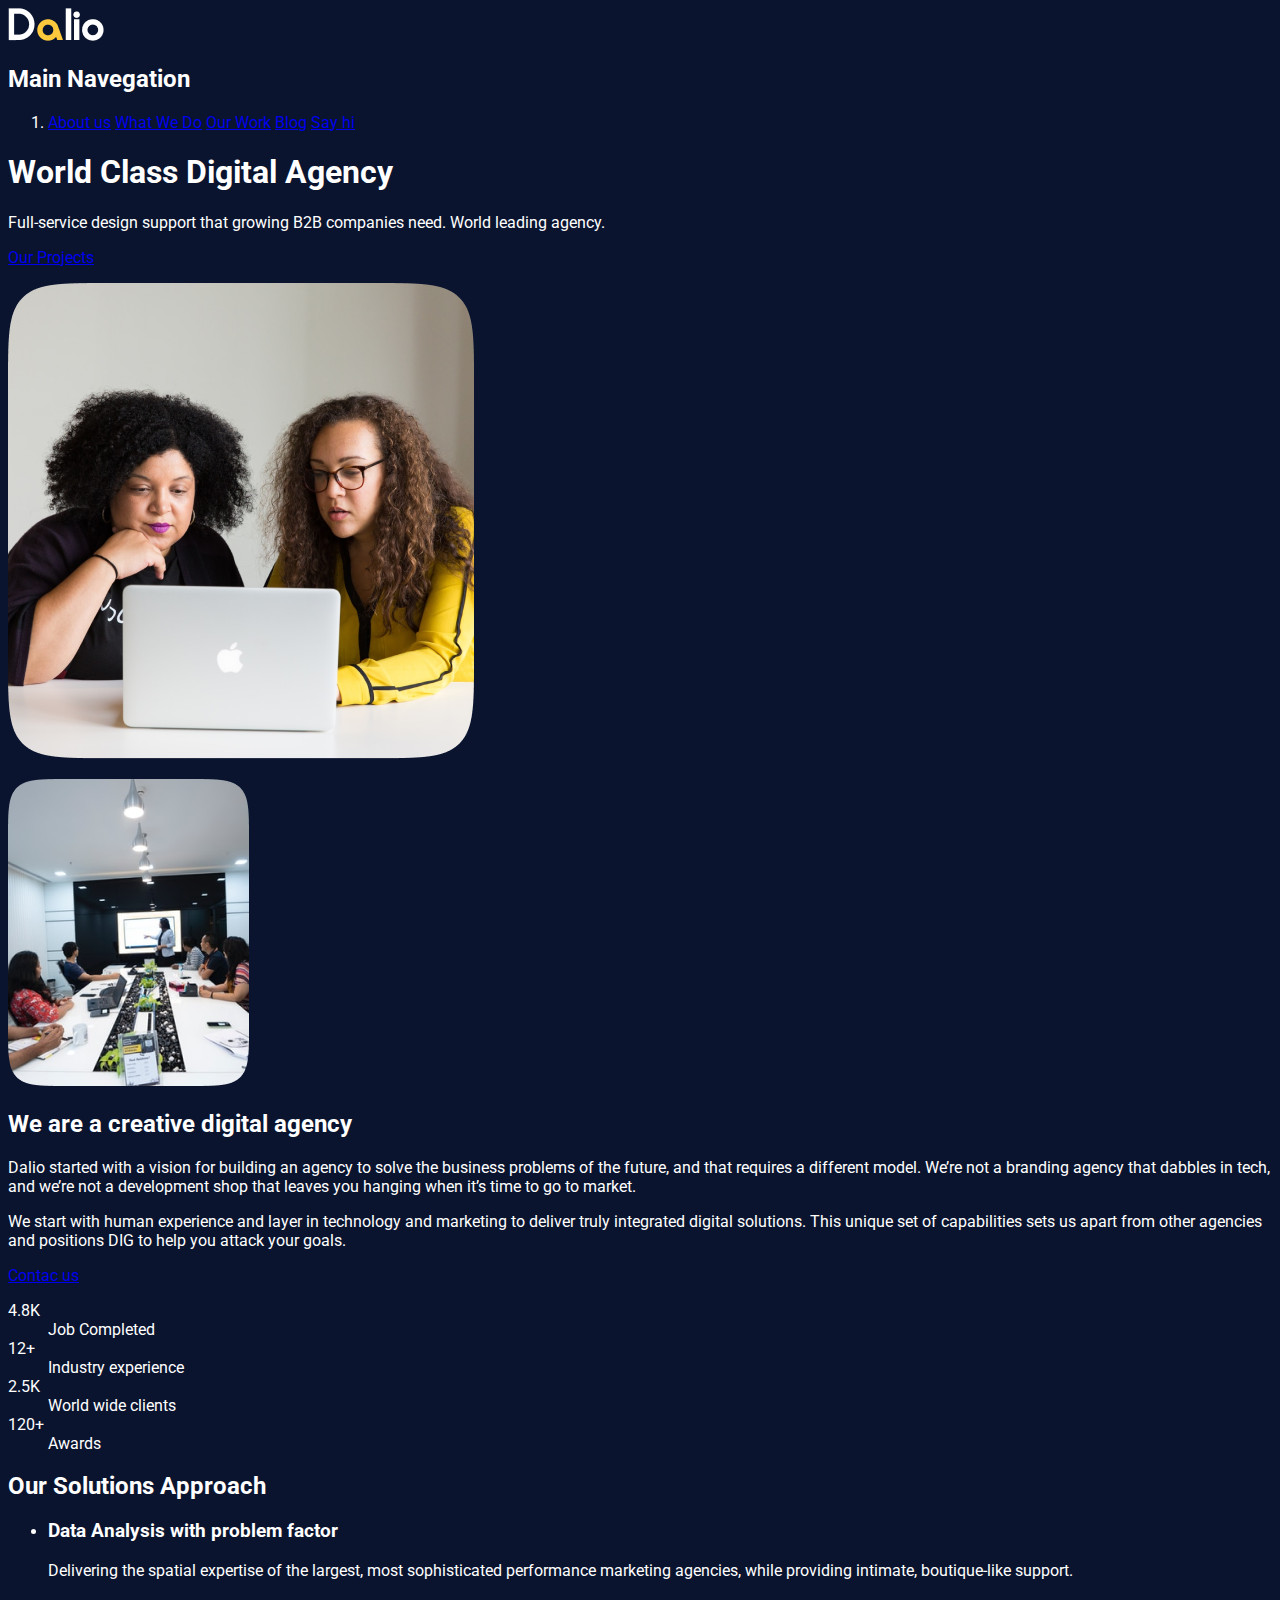
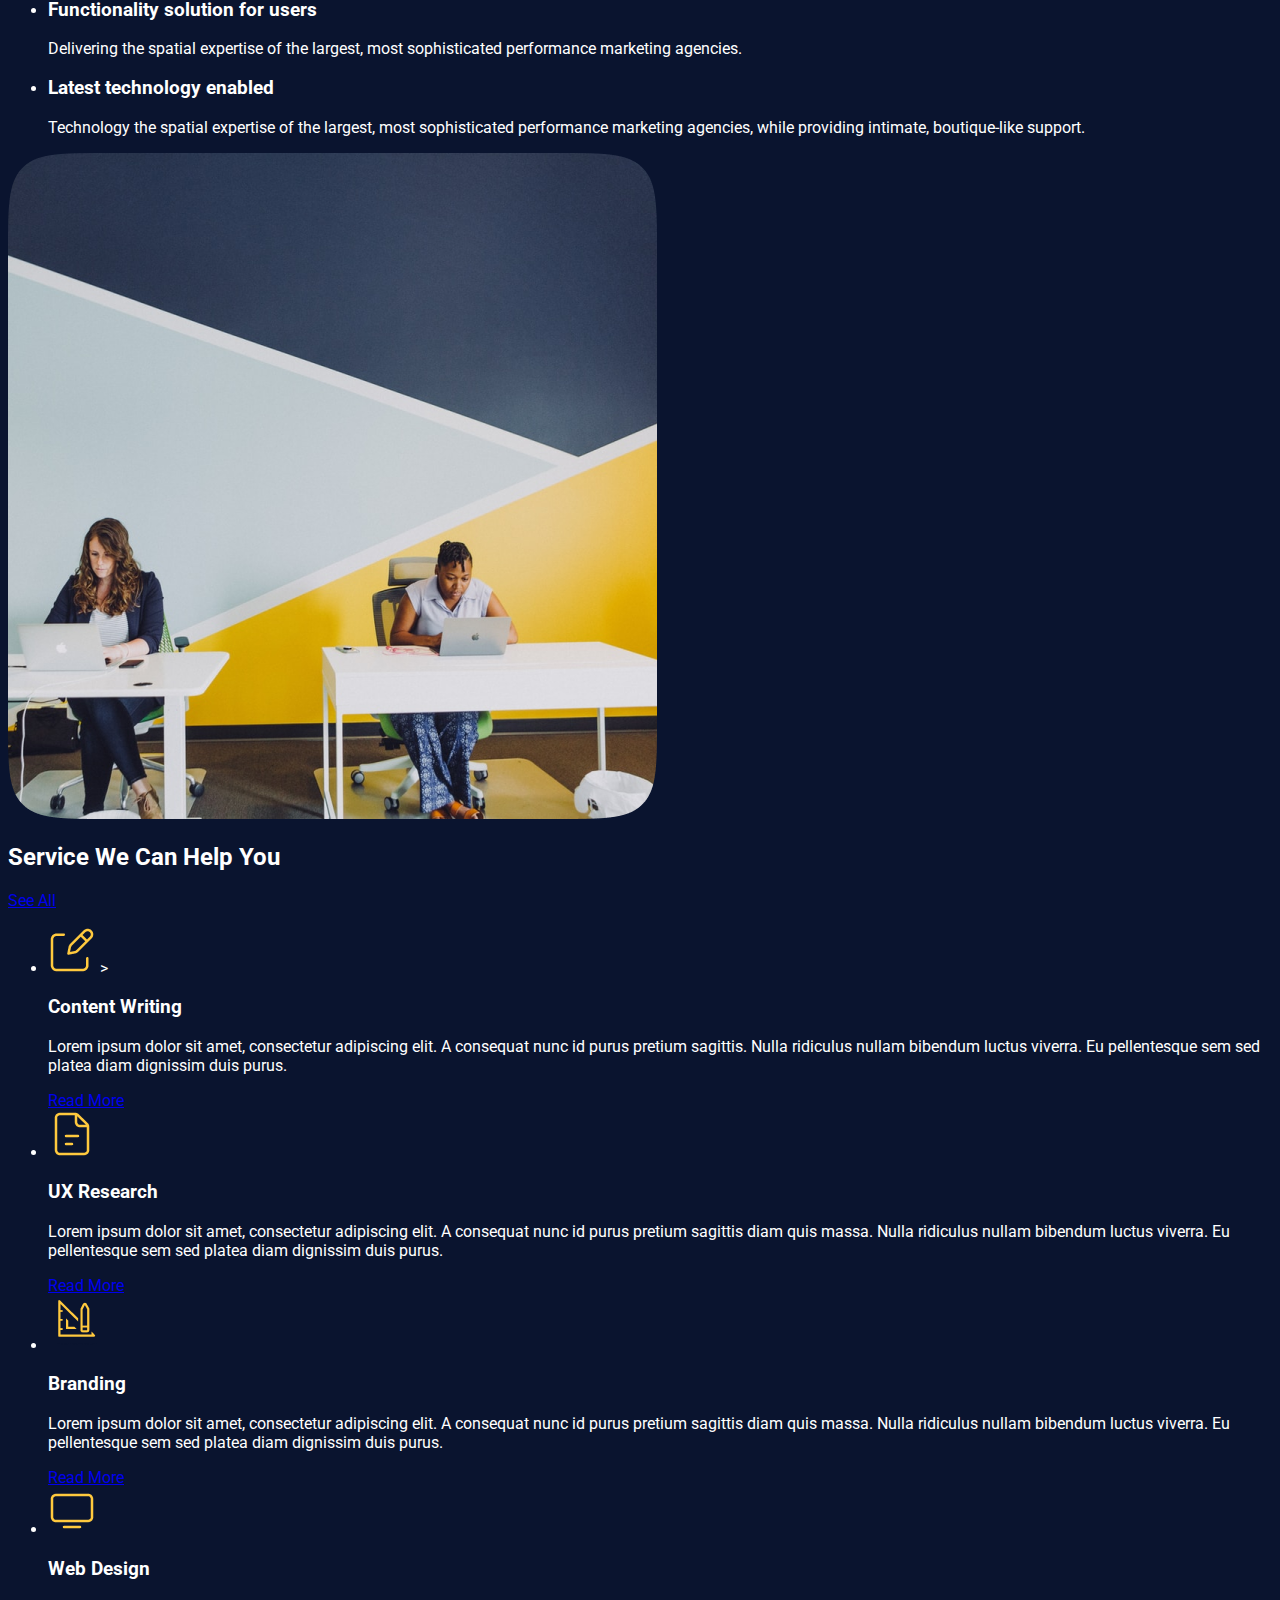
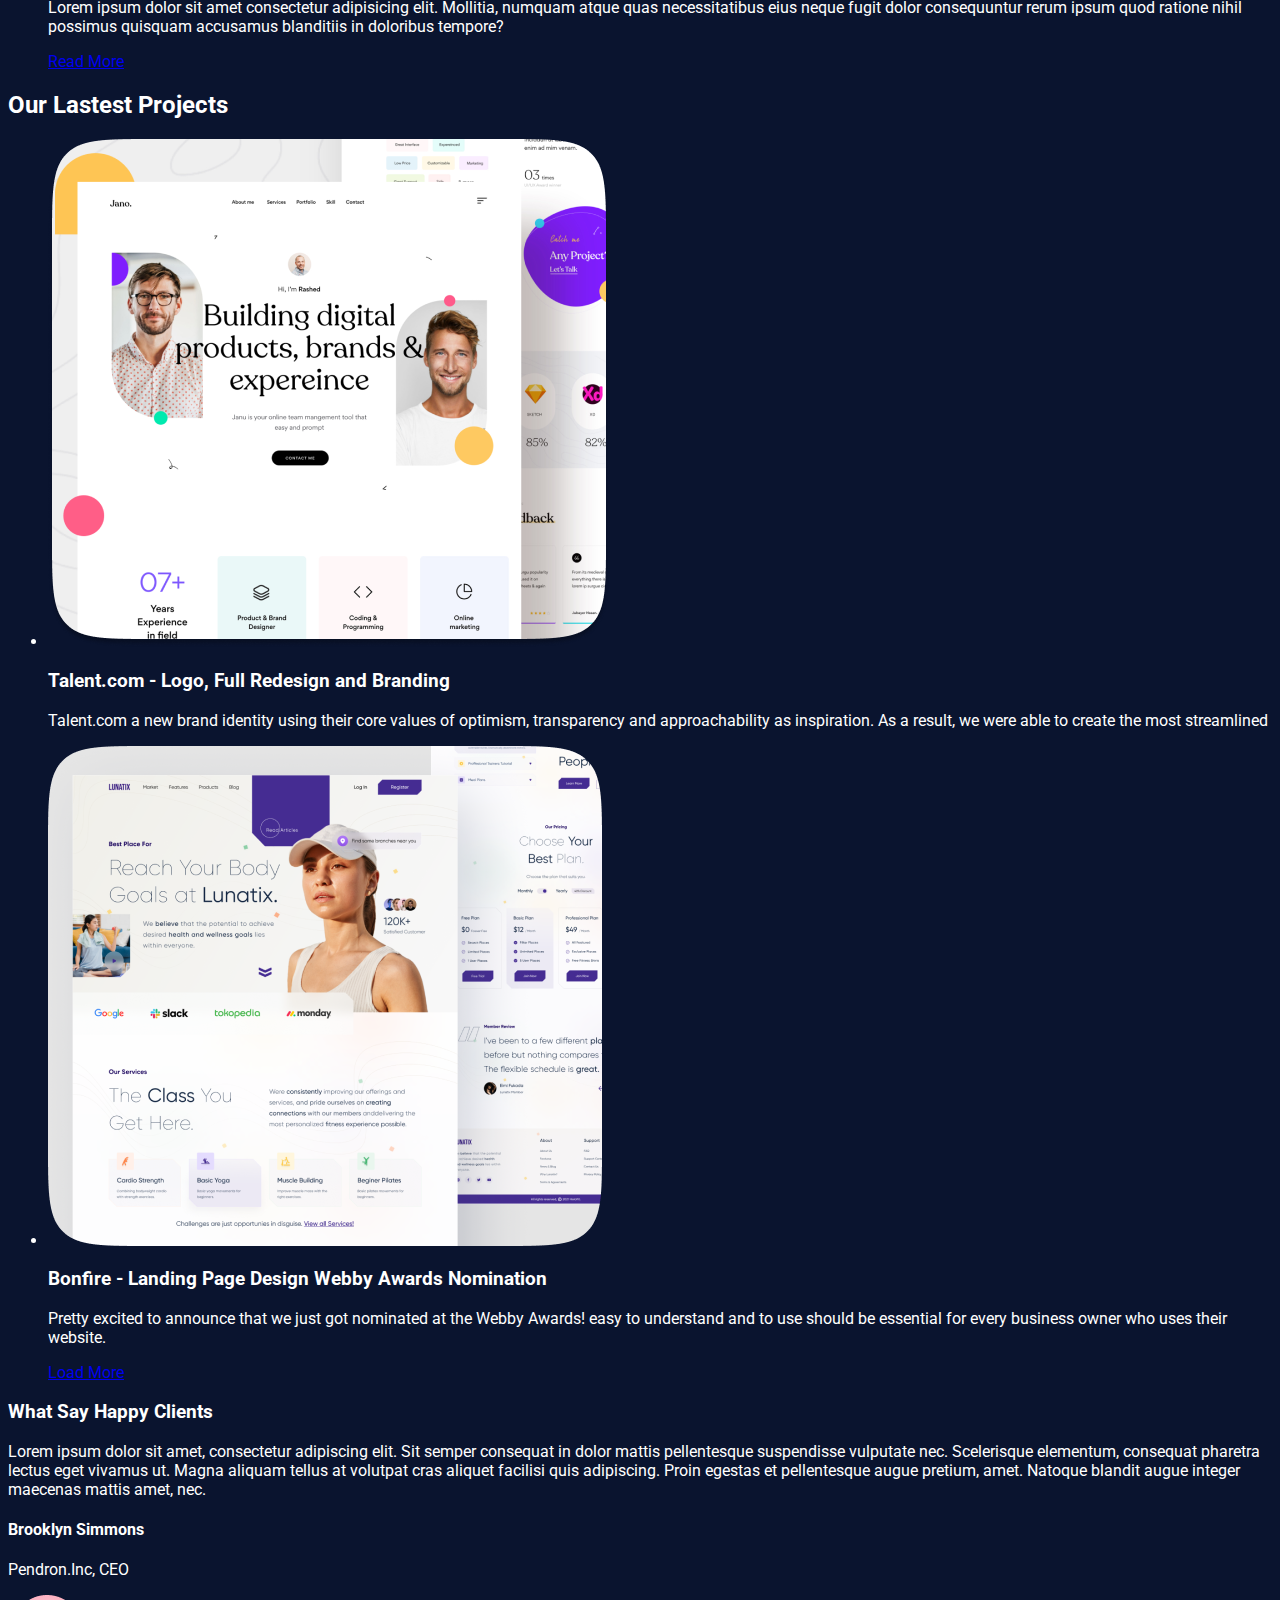
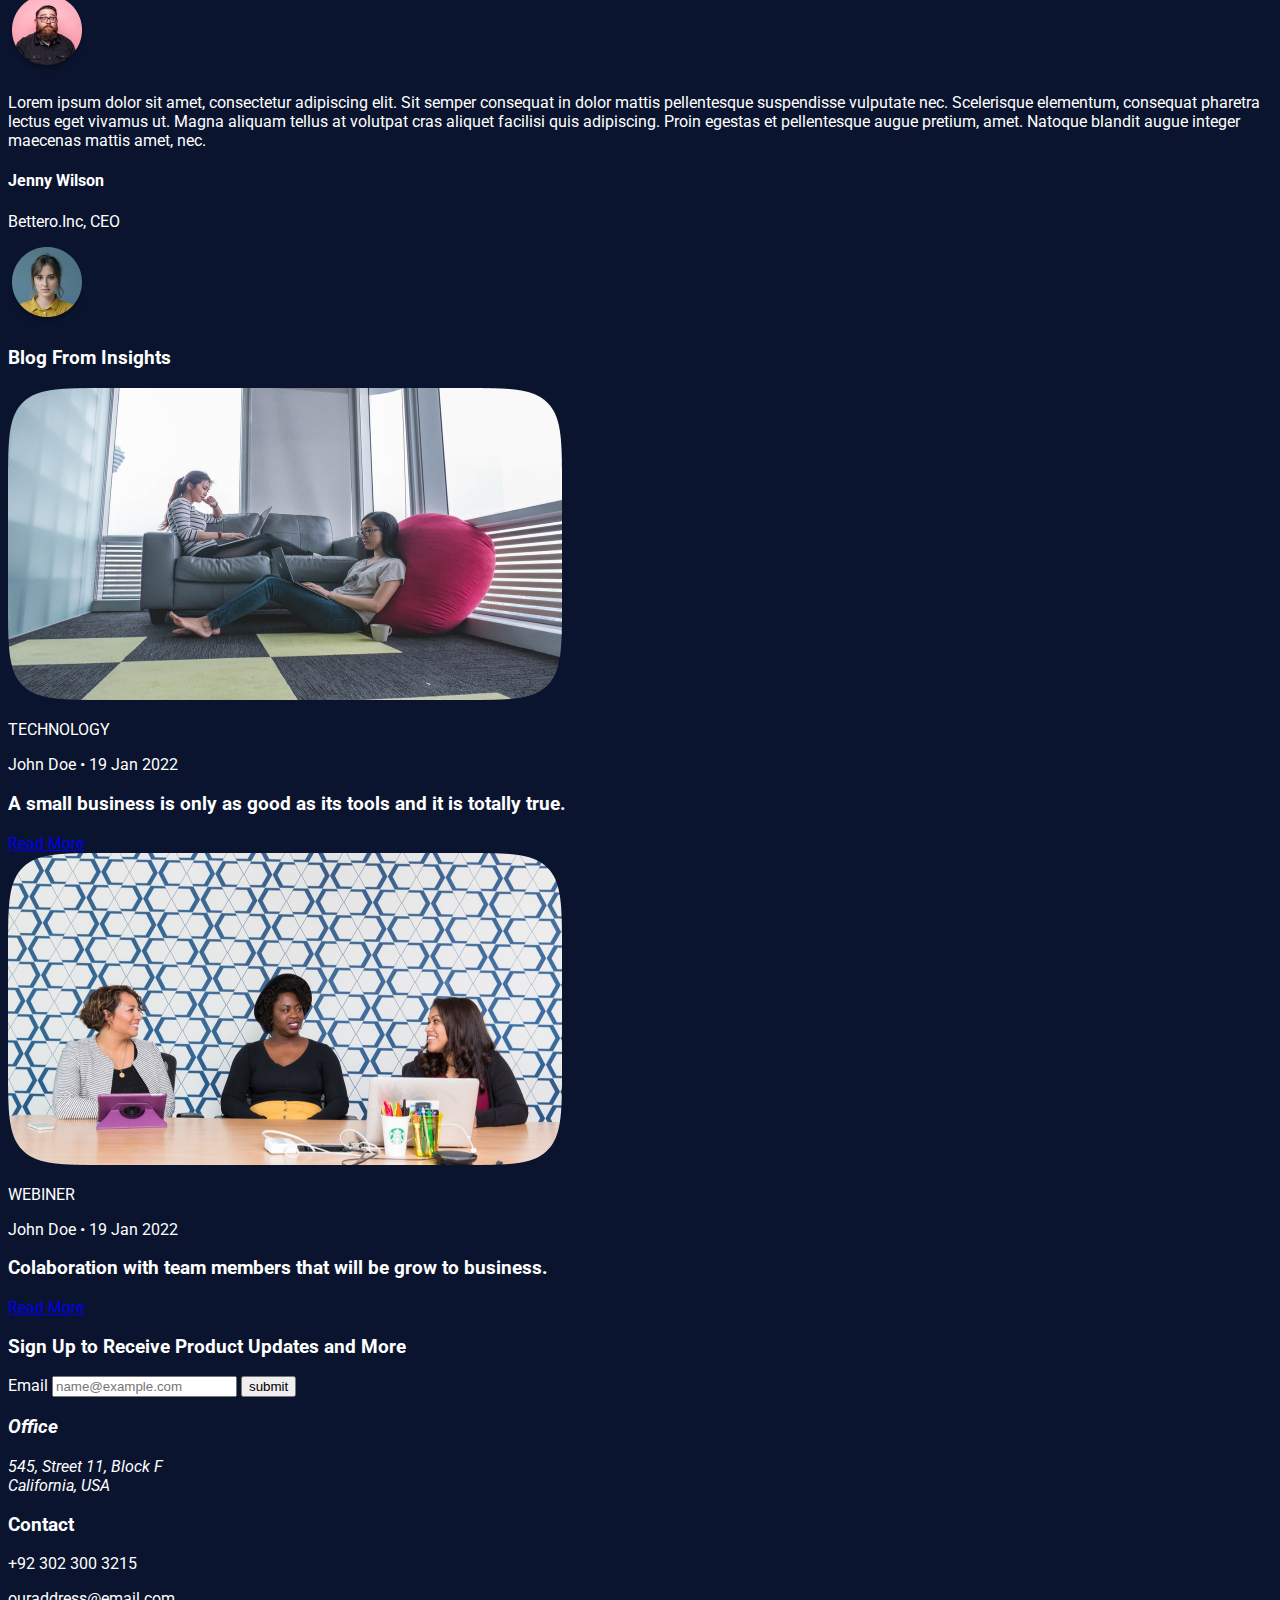
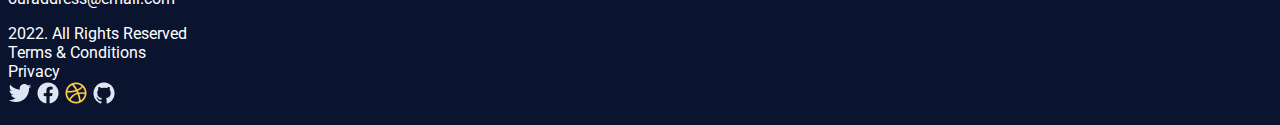
<file: Tareas/Tarea 6/Clase5.html>
<!DOCTYPE html>
<html lang="en">
<head>
    <meta charset="UTF-8">
    <meta http-equiv="X-UA-Compatible" content="IE=edge">
    <meta name="viewport" content="width=device-width, initial-scale=1.0">
    <title>Dalio Creative Digital Agency</title>
    <link rel="stylesheet" href="style.css">
    <link rel="preconnect" href="https://fonts.googleapis.com">
    <link rel="preconnect" href="https://fonts.gstatic.com" crossorigin>
    <link href="https://fonts.googleapis.com/css2?family=Roboto:wght@300&display=swap" rel="stylesheet">
</head>

<body class="background">
    <header>
        <img src="img/Logo.png" alt="logoDalio">
        <nav>
            <h2>Main Navegation</h2>
            <ol>
                <li>
                    <a href="#">About us</a>
                    <a href="#">What We Do</a>
                    <a href="#">Our Work</a>
                    <a href="#">Blog</a>
                    <a href="#">Say hi</a>
                </li>
            </ol>
        </nav>
    </header>

    <section>
        <h1>World Class Digital Agency</h1>
        <p>Full-service design support that growing B2B companies need. World leading agency.</p>
        <p><a href="#">Our Projects</a></p>
        <p><img src="img/Group 33.png" alt="Dos Mujeres viendo una computadora"></p>
        <p><img src="img/Rectangle 6.png" alt="Persona explicando algo en una sala de conferencias"></p>
    </section>

    <main>
        <h2>We are a creative digital agency</h2>
        <p>Dalio started with a vision for building an agency to solve the business problems of the future, and that requires a different model.
        We’re not a branding agency that dabbles in tech, and we’re not a development shop that leaves you hanging when it’s time 
        to go to market.</p>
        
        <p>We start with human experience and layer in technology and 
        marketing to deliver truly integrated digital solutions.
        This unique set of capabilities sets us apart from other agencies 
        and positions DIG to help you attack your goals.</p>
        <p><a href="#">Contac us</a></p>
    </main>

    <section>
        <dl>
            <div>
                <dt>4.8K</dt>
                <dd>Job Completed</dd>
            </div>
            <div>
                <dt>12+</dt>
                <dd>Industry experience</dd>
            </div>
            <div>
                <dt>2.5K</dt>
                <dd>World wide clients</dd>
            </div>
            <div>
                <dt>120+</dt>
                <dd>Awards</dd>
            </div>
        </dl>
    </section>

    <section>
        <h2>Our Solutions Approach</h2>
        <ul>
            <li>
                <h3>Data Analysis with problem factor</h3>
                <p>Delivering the spatial expertise of the largest, most sophisticated performance marketing agencies, while providing intimate, boutique-like support.</p>
            </li>
            <li>
                <h3>Functionality solution for users</h3>
                <p>Delivering the spatial expertise of the largest, most sophisticated performance marketing agencies.</p>
            </li>
            <li>
                <h3>Latest technology enabled</h3>
                <p>Technology the spatial expertise of the largest, most sophisticated performance marketing agencies, while providing intimate, boutique-like support.</p>
            </li>
        </ul>
        <p>
            <img src="img/Compañeros.png" alt="Dos muchachas en una mesa indivial con una mac">
        </p>
    </section>

    <section>
        <h2>Service We Can Help You</h2>
        <p><a href="#">See All</a></p>
        <ul>
            <li>
                <article>
                    <img src="img/lapiz.png" alt=""> <!--El alt vacío es como si no existiera, no lo lee el lector de pantalla-->>
                    <h3>Content Writing</h3>
                    <p>Lorem ipsum dolor sit amet, consectetur adipiscing elit. A consequat nunc id purus pretium sagittis. Nulla ridiculus nullam bibendum luctus viverra. Eu pellentesque sem sed platea diam dignissim duis purus. </p>
                    <a href="#">Read More</a>
                </article>
            </li>
            <li>
                <article>
                    <img src="img/hoja.png" alt="">
                    <h3>UX Research</h3>
                    <p>Lorem ipsum dolor sit amet, consectetur adipiscing elit. A consequat nunc id purus pretium sagittis diam quis massa. Nulla ridiculus nullam bibendum luctus viverra. Eu pellentesque sem sed platea diam dignissim duis purus. </p>
                    <a href="#">Read More</a>
                </article>
            </li>
            <li>
                <article>
                    <img src="img/regla.png" alt="">
                    <h3>Branding</h3>
                    <p>Lorem ipsum dolor sit amet, consectetur adipiscing elit. A consequat nunc id purus pretium sagittis diam quis massa. Nulla ridiculus nullam bibendum luctus viverra. Eu pellentesque sem sed platea diam dignissim duis purus. </p>
                    <a href="#">Read More</a>
                </article>
            </li>
            <li>
                <article>
                    <img src="img/pc.png" alt="">
                    <h3>Web Design</h3>
                    <p>Lorem ipsum dolor sit amet consectetur adipisicing elit. Mollitia, numquam atque quas necessitatibus eius neque fugit dolor consequuntur rerum ipsum quod ratione nihil possimus quisquam accusamus blanditiis in doloribus tempore?</p>
                    <a href="#">Read More</a>
                </article>
        </li>
        </ul>
    </section>

    <section>
        <h2>Our Lastest Projects</h2>
        <ul>
            <li>
                <article>
                    <img src="img/Rectangle 12.png" alt="Imgen de promocion">
                    <h3>Talent.com - Logo, Full Redesign and Branding</h3>
                    <p>Talent.com a new brand identity using their core values of optimism, transparency and approachability as inspiration. As a result, we were able to create the most streamlined</p>
                </article>
            </li>

            <li>
                <article>
                    <img src="img/Rectangle 13.png" alt="Imagen de promocion">
                    <h3>Bonfire - Landing Page Design Webby Awards Nomination</h3>
                    <p>Pretty excited to announce that we just got nominated at the Webby Awards! easy to understand and to use should be essential for every business owner who uses their website.</p>
                </article>
            </li>
            <a href="#">Load More</a>
    </section>

    <section>
        <h3>What Say Happy Clients</h3>
        <article>
            <p>Lorem ipsum dolor sit amet, consectetur adipiscing elit. Sit semper consequat in dolor mattis pellentesque suspendisse vulputate nec. Scelerisque elementum, consequat pharetra lectus eget vivamus ut. Magna aliquam tellus at volutpat cras aliquet facilisi quis adipiscing. Proin egestas et pellentesque augue pretium, amet. Natoque blandit augue integer maecenas mattis amet, nec.</p>
            <h4>Brooklyn Simmons</h4>
            <p>Pendron.Inc, CEO</p>
            <img src="img/Ellipse 5.png" alt="Imagen de un hombre con barba">
        </article>
        <article>
            <p>Lorem ipsum dolor sit amet, consectetur adipiscing elit. Sit semper consequat in dolor mattis pellentesque suspendisse vulputate nec. Scelerisque elementum, consequat pharetra lectus eget vivamus ut. Magna aliquam tellus at volutpat cras aliquet facilisi quis adipiscing. Proin egestas et pellentesque augue pretium, amet. Natoque blandit augue integer maecenas mattis amet, nec.</p>
            <h4>Jenny Wilson</h4>
            <p>Bettero.Inc, CEO</p>
            <img src="img/Ellipse 5 (1).png" alt="Imagen de una mujer con blusa amarilla">
        </article>
    </ul>
    </section>

    <section>
        <h3>Blog From Insights</h3>
        <article>
            <img src="img/Rectangle 18.png" alt="Dos mujeres con laptop sentadas, una en un sillón, y otra en el suelo">
            <p><table>TECHNOLOGY</table></p>
            <p>John Doe • 19 Jan 2022</p>
            <h3>A small business is only as good as its tools and it is totally true.</h3>
            <a href="#">Read More</a>
        </article>
        <article>
            <img src="img/Rectangle 188.png " alt="Tres mujeres conversando en una mesa">
            <p><Table>WEBINER </Table></p>
            <p>John Doe • 19 Jan 2022</p>
            <h3>Colaboration with team members that will be grow to business.</h3>
            <a href="#">Read More</a>
        </article>
    </section>

    <footer>
        <section>
            <article>
                <h3>Sign Up to Receive Product Updates and More</h3>
                <label for="email">Email</label>
                <input placeholder="name@example.com" required id="email" type="email">
                <input type="submit" value="submit">
            </article>
            <article>
                <address>
                    <h3>Office</h3>
                    545, Street 11, Block F<br>
                    California, USA<br>
            </article>
            <article>
                <h3>Contact</h3>
                <p>+92 302 300 3215</p>
                <p>ouraddress@email.com</p>
            </article>
                </address>
        </section>
        <dl>
            <dt>2022. All Rights Reserved</dt>
            <dt>Terms & Conditions</dt>
            <dt>Privacy</dt>
            <a href="https://www.twitter.com"><img src="img/logo-twitter.png" alt="twitter"></a>
            <a href="https://www.facebook.com"><img src="img/logo-facebook.png" alt="facebook"></a>
            <a href="https://www.dribbble.com"><img src="img/logo-dribbble.png" alt="dribbble"></a>
            <a href="https://www.github.com"><img src="img/logo-github.png" alt="github"></a>
        </dl>
    </footer>

</body>
</html>
</file>
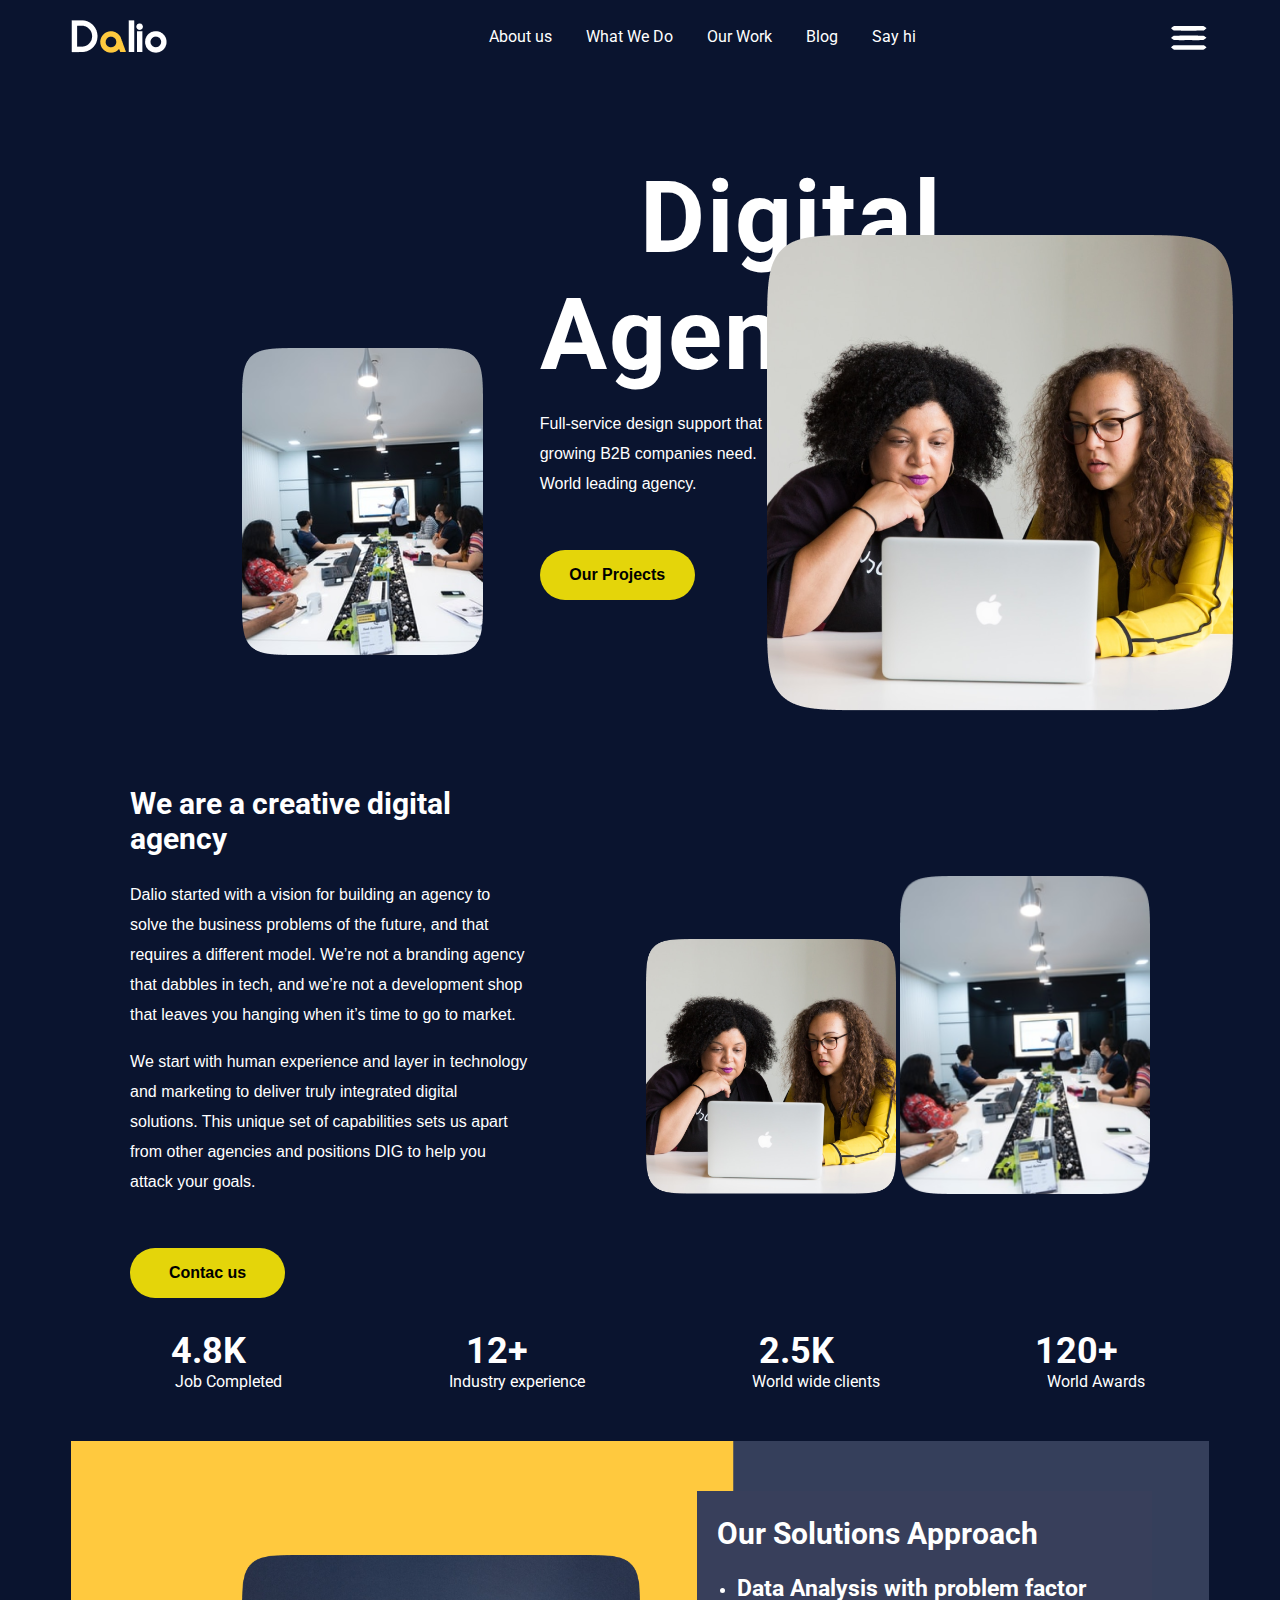
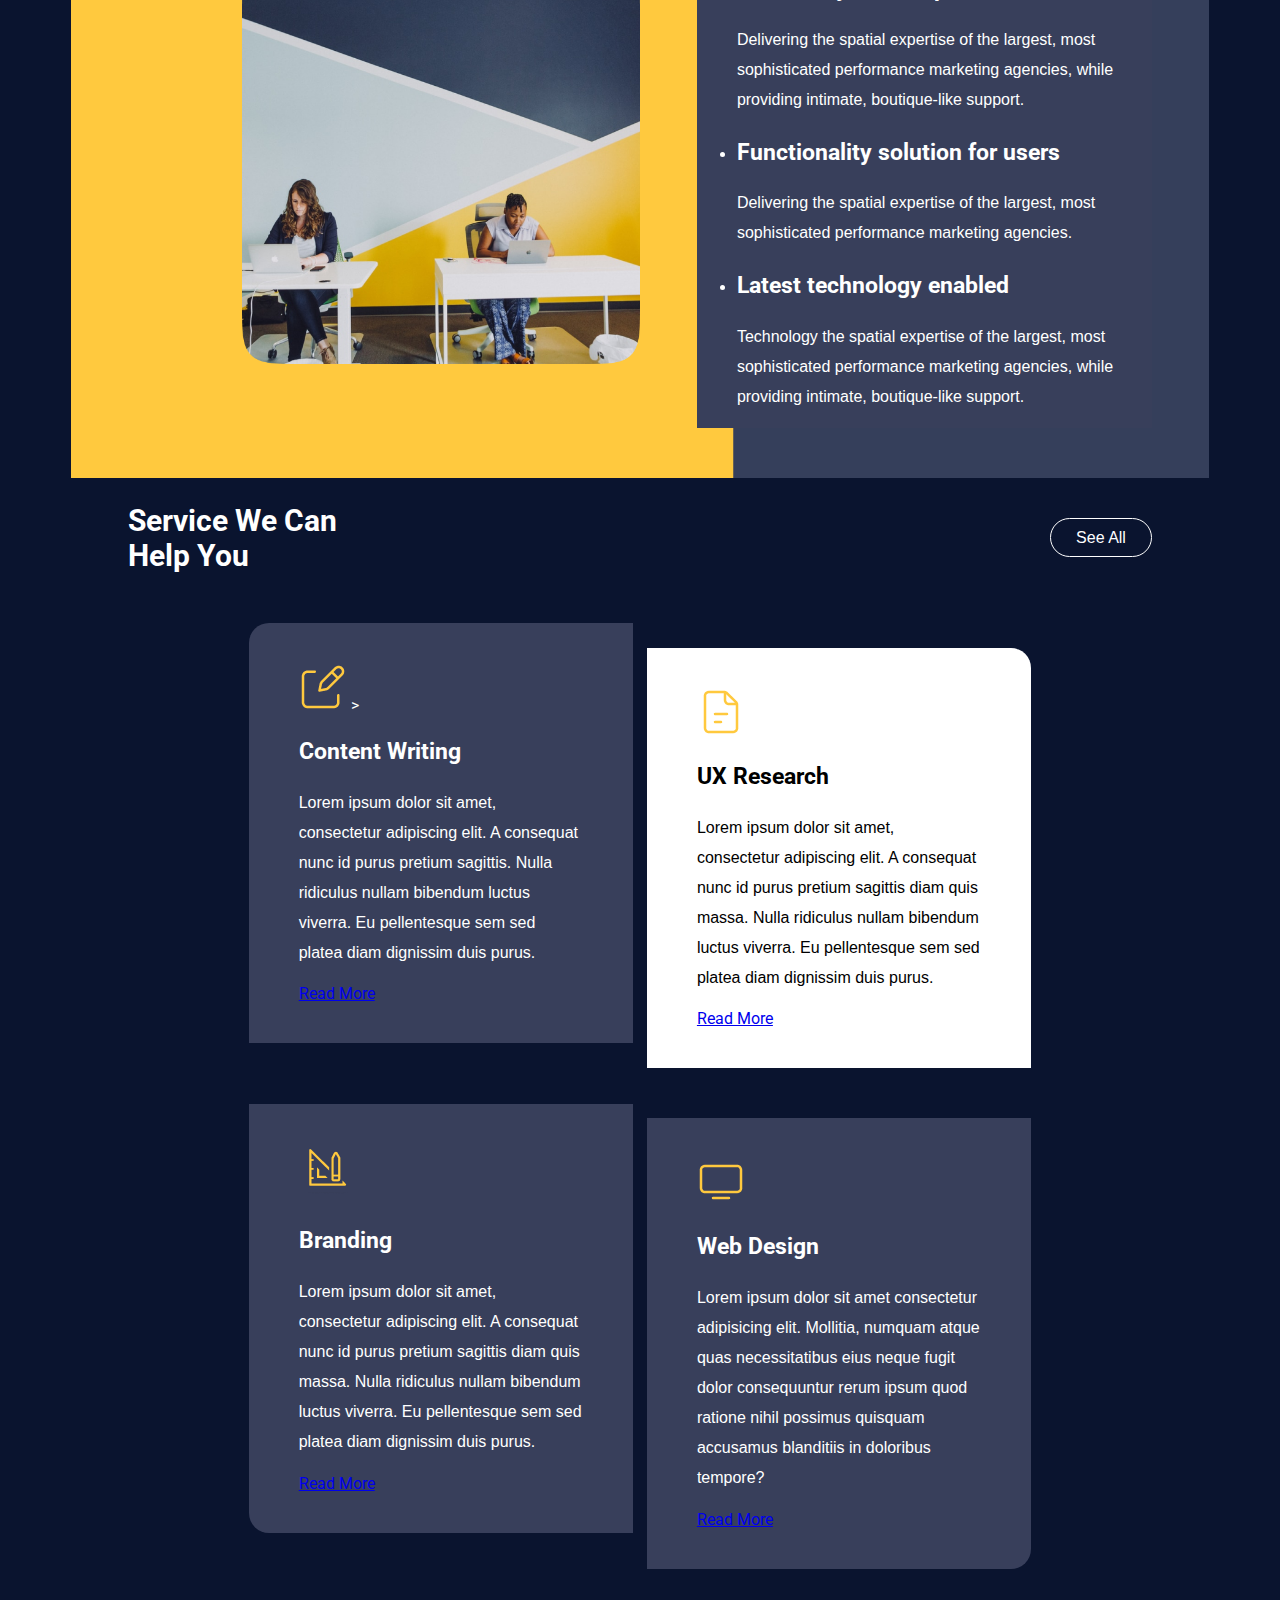
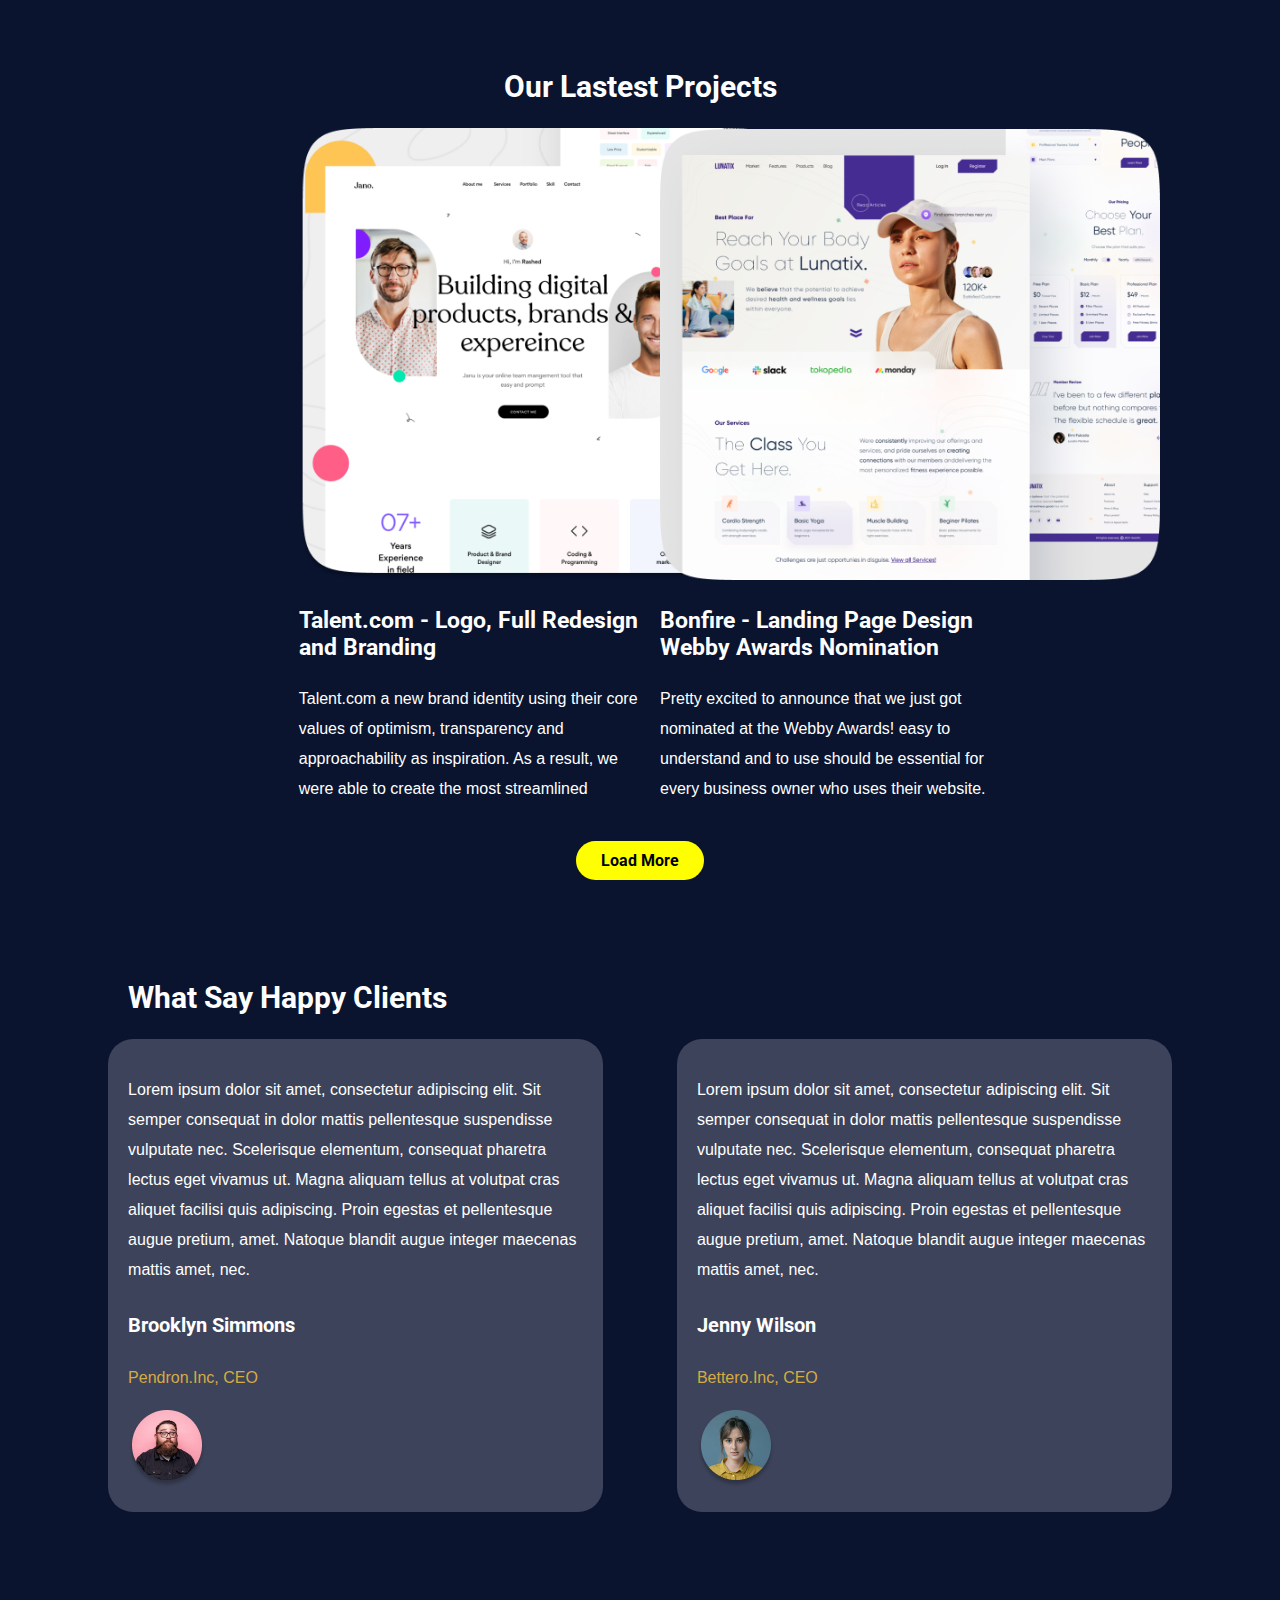
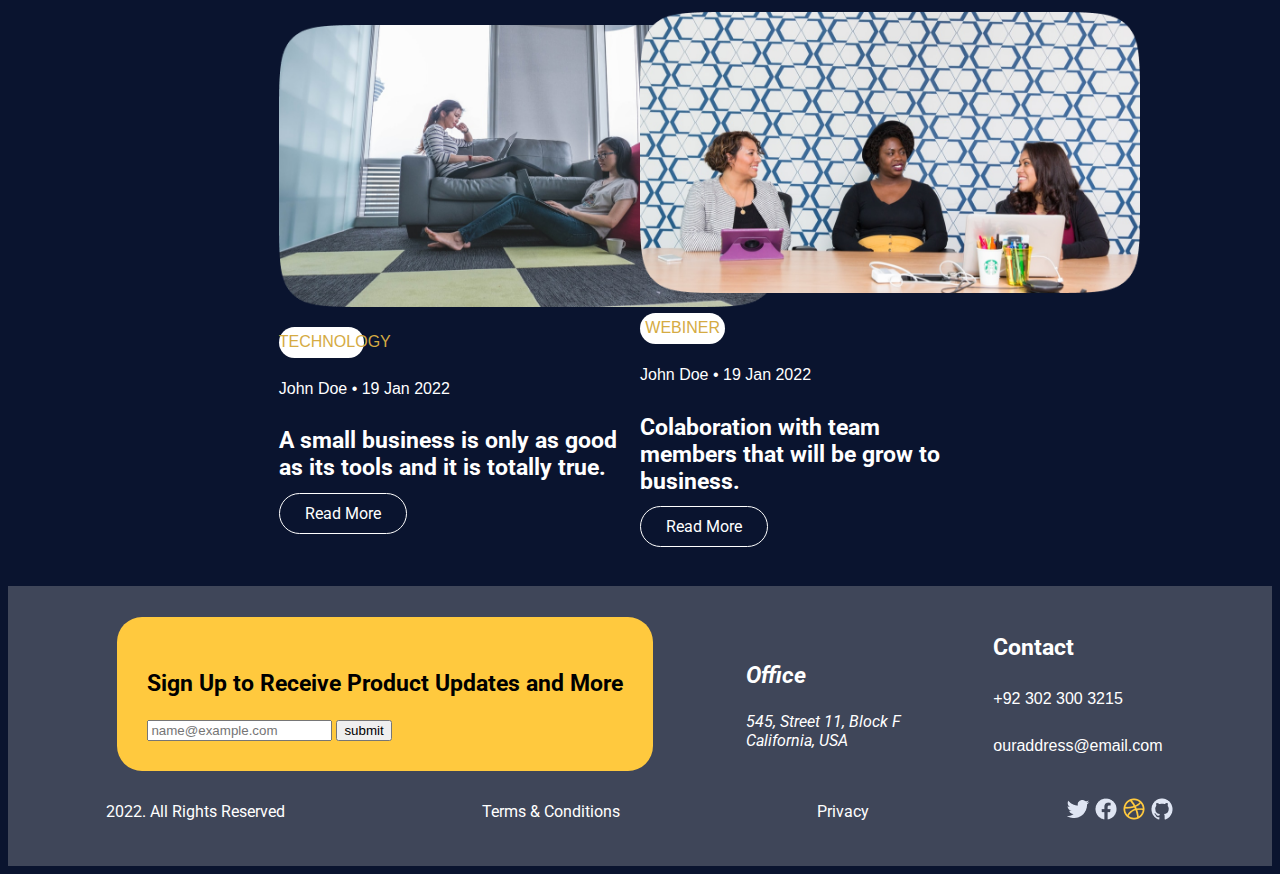
<file: Tareas/Tarea-Adrian/Clase5.html>
<!DOCTYPE html>
<html lang="en">
<head>
    <meta charset="UTF-8">
    <meta http-equiv="X-UA-Compatible" content="IE=edge">
    <meta name="viewport" content="width=device-width, initial-scale=1.0">
    <title>Dalio Creative Digital Agency</title>
    <link rel="stylesheet" href="style.css">
    <link rel="preconnect" href="https://fonts.googleapis.com">
    <link rel="preconnect" href="https://fonts.gstatic.com" crossorigin>
    <link href="https://fonts.googleapis.com/css2?family=Roboto:wght@300&display=swap" rel="stylesheet">
</head>

<body class="background">
    <main id="wrapper">
        <header class="header content_center">
            <img src="img/Logo.png" alt="logoDalio">
            <nav class="header_nav">
                <ol>
                    <li>
                        <a href="#">About us</a>
                        <a href="#">What We Do</a>
                        <a href="#">Our Work</a>
                        <a href="#">Blog</a>
                        <a href="#">Say hi</a>
                    </li>
                </ol>
            </nav>
            <img src="img/menu.png" alt="menu hamburguesa">
        </header>

        <section class="worldClass content_center">
            <img class="worldClass-img" src="img/Rectangle 6.png" alt="Persona explicando algo en una sala de conferencias">
            <article class="worldClass-agency">
                <h1><span>Digital</span><br>Agency</h1>
                <p>Full-service design support that growing B2B companies need. World leading agency.</p>
                <p class="main_creativeDigital-buttom"><a href="#">Our Projects</a></p>
            </article>
            <img class="worldClass-agency-img" src="img/Group 33.png" alt="Dos Mujeres viendo una computadora">
            
        </section>

        <main class="main content_center">
            <article class="main_creativeDigital-text">
                <h2>We are a creative digital agency</h2>
                <p>Dalio started with a vision for building an agency to solve the business problems of the future, and that requires a different model.
                We’re not a branding agency that dabbles in tech, and we’re not a development shop that leaves you hanging when it’s time 
                to go to market.</p>
                
                <p>We start with human experience and layer in technology and 
                marketing to deliver truly integrated digital solutions.
                This unique set of capabilities sets us apart from other agencies 
                and positions DIG to help you attack your goals.</p>

                <p class="main_creativeDigital-buttom"><a href="#">Contac us</a></p>
            </article>

            <article class="main_creativeDigital-image">
                <img src="img/Group 33.png" alt="Dos Mujeres viendo una computadora">
                <img src="img/Rectangle 6.png" alt="Dos Mujeres viendo una computadora">
            </article>
        </main>

        <section class="creativeContent content_center">
            <dl class="creativeContent_list">
                <div>
                    <dt class="creativeContent_list-bold">4.8K</dt>
                    <dd>Job Completed</dd>
                </div>
                <div>
                    <dt class="creativeContent_list-bold">12+</dt>
                    <dd>Industry experience</dd>
                </div>
                <div>
                    <dt class="creativeContent_list-bold">2.5K</dt>
                    <dd>World wide clients</dd>
                </div>
                <div>
                    <dt class="creativeContent_list-bold">120+</dt>
                    <dd> World Awards</dd>
                </div>
            </dl>
        </section>

        <section class="solution content_center">
            <article class="solution_approach">
                <h2>Our Solutions Approach</h2>
                <ul>
                    <li>
                        <h3>Data Analysis with problem factor</h3>
                        <p>Delivering the spatial expertise of the largest, most sophisticated performance marketing agencies, while providing intimate, boutique-like support.</p>
                    </li>
                    <li>
                        <h3>Functionality solution for users</h3>
                        <p>Delivering the spatial expertise of the largest, most sophisticated performance marketing agencies.</p>
                    </li>
                    <li>
                        <h3>Latest technology enabled</h3>
                        <p>Technology the spatial expertise of the largest, most sophisticated performance marketing agencies, while providing intimate, boutique-like support.</p>
                    </li>
                </ul>
            </article>
        
            <article class="solution_image">
                <img src="img/Compañeros.png" alt="Dos muchachas en una mesa indivial con una mac">
            </article>
        </section>

        <section class="service content_center">
            <article class="service_help">
                <h2>Service We Can <br> Help You</h2>
                <p><a href="#">See All</a></p>
            </article>
        </section>    
            
        <section class="service_list content_center">
            <article class="service_list-info border-radius-top-left">
                <img src="img/lapiz.png" alt=""> <!--El alt vacío es como si no existiera, no lo lee el lector de pantalla-->>
                <h3>Content Writing</h3>
                <p>Lorem ipsum dolor sit amet, consectetur adipiscing elit. A consequat nunc id purus pretium sagittis. Nulla ridiculus nullam bibendum luctus viverra. Eu pellentesque sem sed platea diam dignissim duis purus. </p>
                <a href="#">Read More</a>
            </article>

            <article class="service_list-info white border-radius-right-left">
                <img src="img/hoja.png" alt="">
                <h3>UX Research</h3>
                <p>Lorem ipsum dolor sit amet, consectetur adipiscing elit. A consequat nunc id purus pretium sagittis diam quis massa. Nulla ridiculus nullam bibendum luctus viverra. Eu pellentesque sem sed platea diam dignissim duis purus. </p>
                <a href="#">Read More</a>
            </article>
        </section>    

        <section class="service_list content_center">
            <article class="service_list-info border-radius-left-left">
                <img src="img/regla.png" alt="">
                <h3>Branding</h3>
                <p>Lorem ipsum dolor sit amet, consectetur adipiscing elit. A consequat nunc id purus pretium sagittis diam quis massa. Nulla ridiculus nullam bibendum luctus viverra. Eu pellentesque sem sed platea diam dignissim duis purus. </p>
                <a href="#">Read More</a>
            </article>

            <article class="service_list-info border-radius-buttom-left">
                <img src="img/pc.png" alt="">
                <h3>Web Design</h3>
                <p>Lorem ipsum dolor sit amet consectetur adipisicing elit. Mollitia, numquam atque quas necessitatibus eius neque fugit dolor consequuntur rerum ipsum quod ratione nihil possimus quisquam accusamus blanditiis in doloribus tempore?</p>
                <a href="#">Read More</a>
            </article>
        </section>    

        <section class="projects content_center">
            <h2>Our Lastest Projects</h2>
            <section class="projectsContent">
                <article class="projectsContent_info">
                    <img src="img/Rectangle 12.png" alt="Imgen de promocion">
                    <h3>Talent.com - Logo, Full Redesign and Branding</h3>
                    <p>Talent.com a new brand identity using their core values of optimism, transparency and approachability as inspiration. As a result, we were able to create the most streamlined</p>
                </article>

                <article class="projectsContent_info">
                    <img src="img/Rectangle 13.png" alt="Imagen de promocion">
                    <h3>Bonfire - Landing Page Design Webby Awards Nomination</h3>
                    <p>Pretty excited to announce that we just got nominated at the Webby Awards! easy to understand and to use should be essential for every business owner who uses their website.</p>
                </article>
            </section>
            <article class="projects_buttom">
                <a href="#">Load More</a>
            </article>
        </section>

        <section class="clients content_center"">
            <h2>What Say Happy Clients</h2>
            <section class="clientsContent">
                <article class="clientsContent-info">
                    <p>Lorem ipsum dolor sit amet, consectetur adipiscing elit. Sit semper consequat in dolor mattis pellentesque suspendisse vulputate nec. Scelerisque elementum, consequat pharetra lectus eget vivamus ut. Magna aliquam tellus at volutpat cras aliquet facilisi quis adipiscing. Proin egestas et pellentesque augue pretium, amet. Natoque blandit augue integer maecenas mattis amet, nec.</p>
                    <h4>Brooklyn Simmons</h4>
                    <p class="color-yellow">Pendron.Inc, CEO</p>
                    <img src="img/Ellipse 5.png" alt="Imagen de un hombre con barba">
                </article>
                <article class="clientsContent-info">
                    <p>Lorem ipsum dolor sit amet, consectetur adipiscing elit. Sit semper consequat in dolor mattis pellentesque suspendisse vulputate nec. Scelerisque elementum, consequat pharetra lectus eget vivamus ut. Magna aliquam tellus at volutpat cras aliquet facilisi quis adipiscing. Proin egestas et pellentesque augue pretium, amet. Natoque blandit augue integer maecenas mattis amet, nec.</p>
                    <h4>Jenny Wilson</h4>
                    <p class="color-yellow">Bettero.Inc, CEO</p>
                    <img src="img/Ellipse 5 (1).png" alt="Imagen de una mujer con blusa amarilla">
                </article>
            </section>
        </section>

        <section class="blog content_center">
            <article class="blog-info">
                <img src="img/Rectangle 18.png" alt="Dos mujeres con laptop sentadas, una en un sillón, y otra en el suelo">
                <p class="buttom-table">TECHNOLOGY</p>
                <p>John Doe • 19 Jan 2022</p>
                <h3>A small business is only as good as its tools and it is totally true.</h3>
                <a href="#">Read More</a>
            </article>
            <article class="blog-info">
                <img src="img/Rectangle 188.png " alt="Tres mujeres conversando en una mesa">
                <p class="buttom-table">WEBINER</p>
                <p>John Doe • 19 Jan 2022</p>
                <h3>Colaboration with team members that will be grow to business.</h3>
                <a href="#">Read More</a>
            </article>
        </section>

        <footer class="footer">
            <section class="footerContent content_center">
                <article class="footerContent_email">
                    <h3>Sign Up to Receive Product Updates and More</h3>
                    <label for="email"></label>
                    <input placeholder="name@example.com" required id="email" type="email">
                    <input type="submit" value="submit">
                </article>
                <article class="footerContent_info">
                    <address>
                        <h3>Office</h3>
                        545, Street 11, Block F<br>
                        California, USA<br>
                </article>
                <article class="footerContent_info">
                    <h3>Contact</h3>
                    <p>+92 302 300 3215</p>
                    <p>ouraddress@email.com</p>
                </article>
                    </address>
            </section>
            <dl>
                <dt>2022. All Rights Reserved</dt>
                <dt>Terms & Conditions</dt>
                <dt>Privacy</dt>
                <dt>
                    <a href="https://www.twitter.com"><img src="img/logo-twitter.png" alt="twitter"></a>
                    <a href="https://www.facebook.com"><img src="img/logo-facebook.png" alt="facebook"></a>
                    <a href="https://www.dribbble.com"><img src="img/logo-dribbble.png" alt="dribbble"></a>
                    <a href="https://www.github.com"><img src="img/logo-github.png" alt="github"></a>
                </dt>    
            </dl>
        </footer>
</main>
</body>
</html>
</file>
<file: Tareas/TareaPagina/style.css>
body{
    font-family: 'Inter', sans-serif;
}

#wrapper{
    width: 100%;
    background: rgb(222,247,238);
    background: linear-gradient(90deg, rgba(222,247,238,0.9976798143851509) 3%, rgba(241,244,240,1) 41%, rgba(223,247,239,1) 74%);
}

.content{
    width: 90%;
    margin: 0 auto;
}


h1{
    color: #191A15;
    font-style: bold;
    font-weight: 700;
    font-size: 5rem;
    line-height: 5.625rem;
}

.background{
    background: rgb(222,247,238);
    background: linear-gradient(90deg, rgba(222,247,238,0.9976798143851509) 3%, rgba(241,244,240,1) 41%, rgba(223,247,239,1) 74%);
}
.header{
    display: flex;
    align-items: center;
    justify-content: space-between ;
    padding: 1.25rem 1.875rem;
}

.header__nav nav{
    display: flex;
    list-style: none;
    justify-content: space-around;
    align-items: center;
}

.header__nav li{
    list-style: none;
}

.header__nav a{
    margin: 0.9375rem;
    color: #A6A6A6;
    text-decoration: none;
}

.header__nav span{
    font-weight: bold;
    color: black;
}

.header__login a{
    text-decoration: none;
}

.header__login-white{
    background-color: #ffffff;
    color: #A6A6A6;
    padding: 0.3125rem 0.3125rem;
    border-radius: 0.4375rem;
}

.header__login-green{
    background-color: #54BD95;
    color: white;
    padding: 0.3125rem 0.3125rem;
    border-radius: 0.4375rem;
}

.increase{
    display: flex;
    justify-content: space-around;
    align-items: center;
}

.increase__info{
    width: 40%;
}
.increase__info-a{
    background-color: #54BD95;
    color: #ffffff;
    padding: 0.625rem;
    border-radius: 3.125rem;
    text-decoration: none;
}
.increase__info-a1{
    background-color: #ffffff;
    color: #000000;
    padding: 0.625rem;
    border-radius: 3.125rem;
    text-decoration: none;
}
.teams{
    display: block;
    justify-content: center;
    text-align: center;
}
.teams a+a{
    margin-left: 40px;
}
.support{
    background-color: #f7f7f7;
    display: flex;
    align-items: center;
    justify-content:space-around;
    padding: 1.875rem 1.25rem;
}

.support__pratner{
    width: 40%;
    
}
.support__pratner-stars{
    display: flex;
    margin-top: 6.25rem;
}

.support__pratner-stars1{
    margin-right: 6.25rem;
}

.support__list{
    width: 40%;
}
.support__list li{
    list-style: none;
} 
.support__list img{
    margin-right: 1.25rem;
    margin-top: 0.625rem;
}  

.support__list p{
    margin-left: 1.875rem;
}   

.features__cab{
    display: flex;
    align-items: center;
    justify-content: space-between;
}

.features__content{
    display: flex;
    align-items: center;
    justify-content: space-around;
}

.features__content-card{
    width: 22%;
}

.benefit{
    display: flex;
    align-items: center;
    justify-content: space-between;
}

.benefit__list h2{
    margin-left: 2.5rem;
}

.benefit__list li{
    list-style: none;
}



.free{
    color: #191A15;
    font-weight: bold;
}

.choose__card{
    display: flex;
    align-items: center;
    justify-content: center;
}

.choose__card-content{
    border: 1px solid salmon;
    background-color: white;
    color: #A6A6A6;
    border-radius: 0.625rem;
    width: 15%;
    padding: 1%;
    text-align: center;
    margin-right: 3.125rem;
}

.choose__card-list{
    background-color: #F9FAFB;
    border-radius: 0.625rem;
    padding: 1.5625rem 0rem;
}

.choose__card-list li{
    list-style: none;
    text-align: left;
    display: flex;
    align-items: center;
}

.choose__card-list li p{
    margin-left: 0.625rem;
    color: #191A15;
    font-weight: bold;
}

.choose__card-list a{
    background-color: white;
    border-radius: 11px;
    padding: 0.625rem 1.25rem;
    text-decoration: none;
    color: #54BD95;
    font-weight: bold;
}

.green{
    background-color: #54BD95;
    color: white;
}

.choose__card__card-green{
    border: 1px solid salmon;
    
    color: #ffffff;
    border-radius: 0.625rem;
    width: 15%;
    padding: 1%;
    text-align: center;
    margin-left: 3.125rem;
}

.buttom-green a{
    background-color: #54BD95;
    border-radius: 11px;
    padding: 0.625rem 1.25rem;
    text-decoration: none;
    color: white;
    font-weight: bold;
}

.pro{
    font-weight: bold;
    color: #ffffff;
}

.business{
    font-weight: bold;
    color:#191A15;
}

.footer{
    background-color: #161C28;
    color: #A6A6A6;
    padding: 3.125rem 0rem;
}

.footer__people{
    display: flex;
    align-items: center;
    justify-content: space-between;

}

.footer__people-info{
    width: 40%;
}

.footer__people-form{
    width: 40%;
    background-color:#222938 ;
    justify-content: center;
    display: block;
    padding:2.25rem 0rem 2.25rem 9.375rem ;
}

.footer__people-form input{
    width: 31.25rem;
    padding: 0.9375rem;
    margin-top: 1.5625rem;
}

.footer__people-form label{
    text-align: left;
}
.footer__people-form button{
    background-color: #54BD95;
    color: white;
    border: none;
    border-radius: 0.3125rem ;
    padding: 0.9375rem 6.25rem;
    margin-left: 120px;
    margin-top: 10px;
}

.footer__getstarted{
    margin-left: 170px;
}
.footer__biccas{
    display: flex;
    align-items: center;
    justify-content: space-between;
    margin-top:50px ;
}
.footer__biccas a{
    display: block;
    align-items: center;
    text-decoration: none;
    color: #A6A6A6;
    justify-content: space-between;
}

.footer__biccas li{
    list-style: none;
}

.footer__biccas span{
    font-weight: bold;
}

.footer__biccas-form1 input{
    padding: 0.625rem;
    border-radius: 50px;
    border: 0.0625rem solid #A6A6A6;
    background: none;
}

.footer__privacy{
    display: flex;
    align-items: center;
    justify-content: space-between;
    margin-top:50px ;
}
</file>
<file: Clases/Clase 6/style.css>
body {
    background-color: #0A142F;
    color:white;
    font-family: 'Source Sans Pro', sans-serif;
}

h2 {
    font-size: 3rem;
}

a {
    color: #ffffff;
    text-decoration: none;
}

a:hover{
    text-decoration: underline;
}

.button{
    background-color: #ffc93e;
    color: #0a142f;
    font-size: 1.125rem;
}

.nav-principal a {
    font-size: 1.125rem;
    
}
</file>
<file: Tareas/Tarea 4/style.css>
.background{
    background-color: rgb(134, 134, 230);
}
</file>
<file: Tareas/Tarea 5/style.css>
body{
    background-color: #0A142F;
    color:white;
    font-family: 'Roboto', sans-serif;
}
</file>
<file: Tareas/Tarea 6/style.css>
body{
    background-color: #0A142F;
    color:white;
    font-family: 'Roboto', sans-serif;
}
</file>
<file: Tareas/Tarea-Adrian/style.css>
body{
    background-color: #0A142F;
    color:white;
    font-family: 'Roboto', sans-serif;
}

h1 {
    font-size: 3.125rem;
}

h2{
    font-size: 1.875rem;
}

h3{
    font-size: 1.425rem;
}

h4 {
    font-size: 1.25rem;
}

p{
    font-family: 'Open Sans', sans-serif;
    padding-bottom: 0.04rem;
    line-height: 30px;
}

#wrapper{
    width: 100%;
    margin: 0 auto;
}
.content_center{
    width: 90%;
    margin: 0 auto;
}

.header{
    display: flex;
    align-items: center;
    justify-content: space-between;
    padding: 2.5px 0;
}
.header_nav{
    display: flex;
    align-items: center;
    justify-content: space-between;
}
.header_nav a{
    margin-left: 30px;
    text-decoration: none;
    color: #ffffff;
}

.header_nav ol {
    list-style: none;
}

.worldClass{
    display: flex;
    align-items: center;
    justify-content: space-between;
    margin-bottom: 50px;
    margin-top: 0;
}
.worldClass-img{
    margin-left:15%;
    margin-top: 20%;
}
.worldClass-agency{
    width: 20%;
    margin-left: 5%;
}
.worldClass-agency h1{
    font-size: 100px;
    margin: 0;
    letter-spacing: 2px;
}

.worldClass-agency span{
    padding-left: 100px;
}

.worldClass-agency-img{
    margin-right: 15%;
    margin-top: 15%;
}

.main{
    display: flex;
    align-items: center;
    justify-content: space-around;
}

.main_creativeDigital-text{
    width: 35%;
}

.main_creativeDigital-buttom {
    background-color: #e4d50a;
    border-radius: 50px;
    padding: 10px 0;
    width: 9.6875rem;
    margin-top: 50px;
    text-align: center;
}

.main_creativeDigital-buttom a{
    text-decoration: none;
    color: rgb(0, 0, 0);
    font-weight: bold;
}

.main_creativeDigital-image{
    width: 50;
}

.main_creativeDigital-image img{
    width: 250px;
}

.creativeContent_list{
    display: flex;
    align-items: center;
    justify-content: space-around;
    text-align: center;
    margin-bottom: 50px;
}
.creativeContent_list-bold{
    font-weight: bold;
    font-size: 36px;
}

.solution{
    display: flex;
    align-items: center;
    padding: 50px 0;
    flex-direction: row-reverse;
    justify-content: space-between;
    background-image: url("img/background.png");
}

.solution_approach{
    width: 40%;
    background-color: #383f5b;
    margin-right:5%;
}

.solution_approach h2{
    margin-left: 20px;
}

.solution_image{
    display: flex;
    width: 50%;
    justify-content: center;
}
.solution_image img{
    width: 70%;
    padding-left:30%;
}

.service_help{
    display: flex;
    align-items: center;
    justify-content: space-between;
    padding:0 5%;
}

.service_help a{
    border: 1px solid white;
    text-decoration: none;
    color: white;
    padding: 10px 25px;
    border-radius: 50px;
}

.service_list{
    display: flex;
    align-items: center;
    justify-content: space-around;
}

.service_list-info{
    width: 25%;
    background-color: #383f5b;
    padding: 40px 50px;
}
.white{
    background-color: white;
    color: black;
    margin-top: 50px;
}

.border-radius-top-left{
    border-radius: 20px 0 0 0;
    margin-left: 15%;
}

.border-radius-right-left{
    border-radius: 0 20px 0 0;
    margin-right: 15%;
}

.border-radius-buttom-left{
    border-radius: 0 0 20px 0;
    margin-top: 50px;
    margin-right: 15%;
}

.border-radius-left-left{
    border-radius: 0 0 0 20px;
    margin-left: 15%;
}

.projects{
    margin-top: 100px;
}

.projects h2{
    text-align: center;
}
.projectsContent{
    display: flex;
    align-items: center;
    justify-content: center;
}

.projectsContent_info{
    width: 30%;
    margin-left: 20px;
}

.projectsContent_info img{
    width: 500px;
}

.projects_buttom{
    display: flex;
    align-items: center;
    justify-content: center;
    margin-top: 20px;
}
.projects_buttom a{
    text-decoration: none;
    background-color: yellow;
    padding: 10px 25px;
    color: black;
    font-weight: bold;
    border-radius: 50px;
}

.clients h2{
    margin-left: 5%;
    margin-top: 100px;
    
}

.clientsContent{
    display: flex;
    align-items: center;
    justify-content: space-around; 
    margin-bottom: 50px;
}

.clientsContent-info {
    background-color: #3d435a;
    padding: 20px;
    width: 40%;
    border-radius: 25px;
}

.color-yellow{
    color: #d5ab43;
}

.blog{
    display: flex;
    align-items: center;
    justify-content: center;
    margin-top: 100px;
}

.blog-info{
    width: 30%;
    margin-bottom: 50px;
    margin-right: 20px;
}

.buttom-table{
    background-color: white;
    color: #d5ab43;
    width: 25%;
    text-align: center;
    border-radius: 25px;
}

.blog-info img{
    width: 500px;
}

.blog-info a{
    border: 1px solid white;
    text-decoration: none;
    color: white;
    padding: 10px 25px;
    border-radius: 50px;
}

.footer{
    background-color: #3f4659;
    padding: 25px 0;
}

.footerContent{
    display: flex;
    align-items: center;
    justify-content: space-around;
}

.footerContent_email{
    background-color: #ffc93e;
    color: black;
    padding: 30px;
    border-radius: 25px;
}

.footer dl {
    display: flex;
    align-items: center;
    justify-content: space-around;
    margin-top: 20px;
}
</file>
